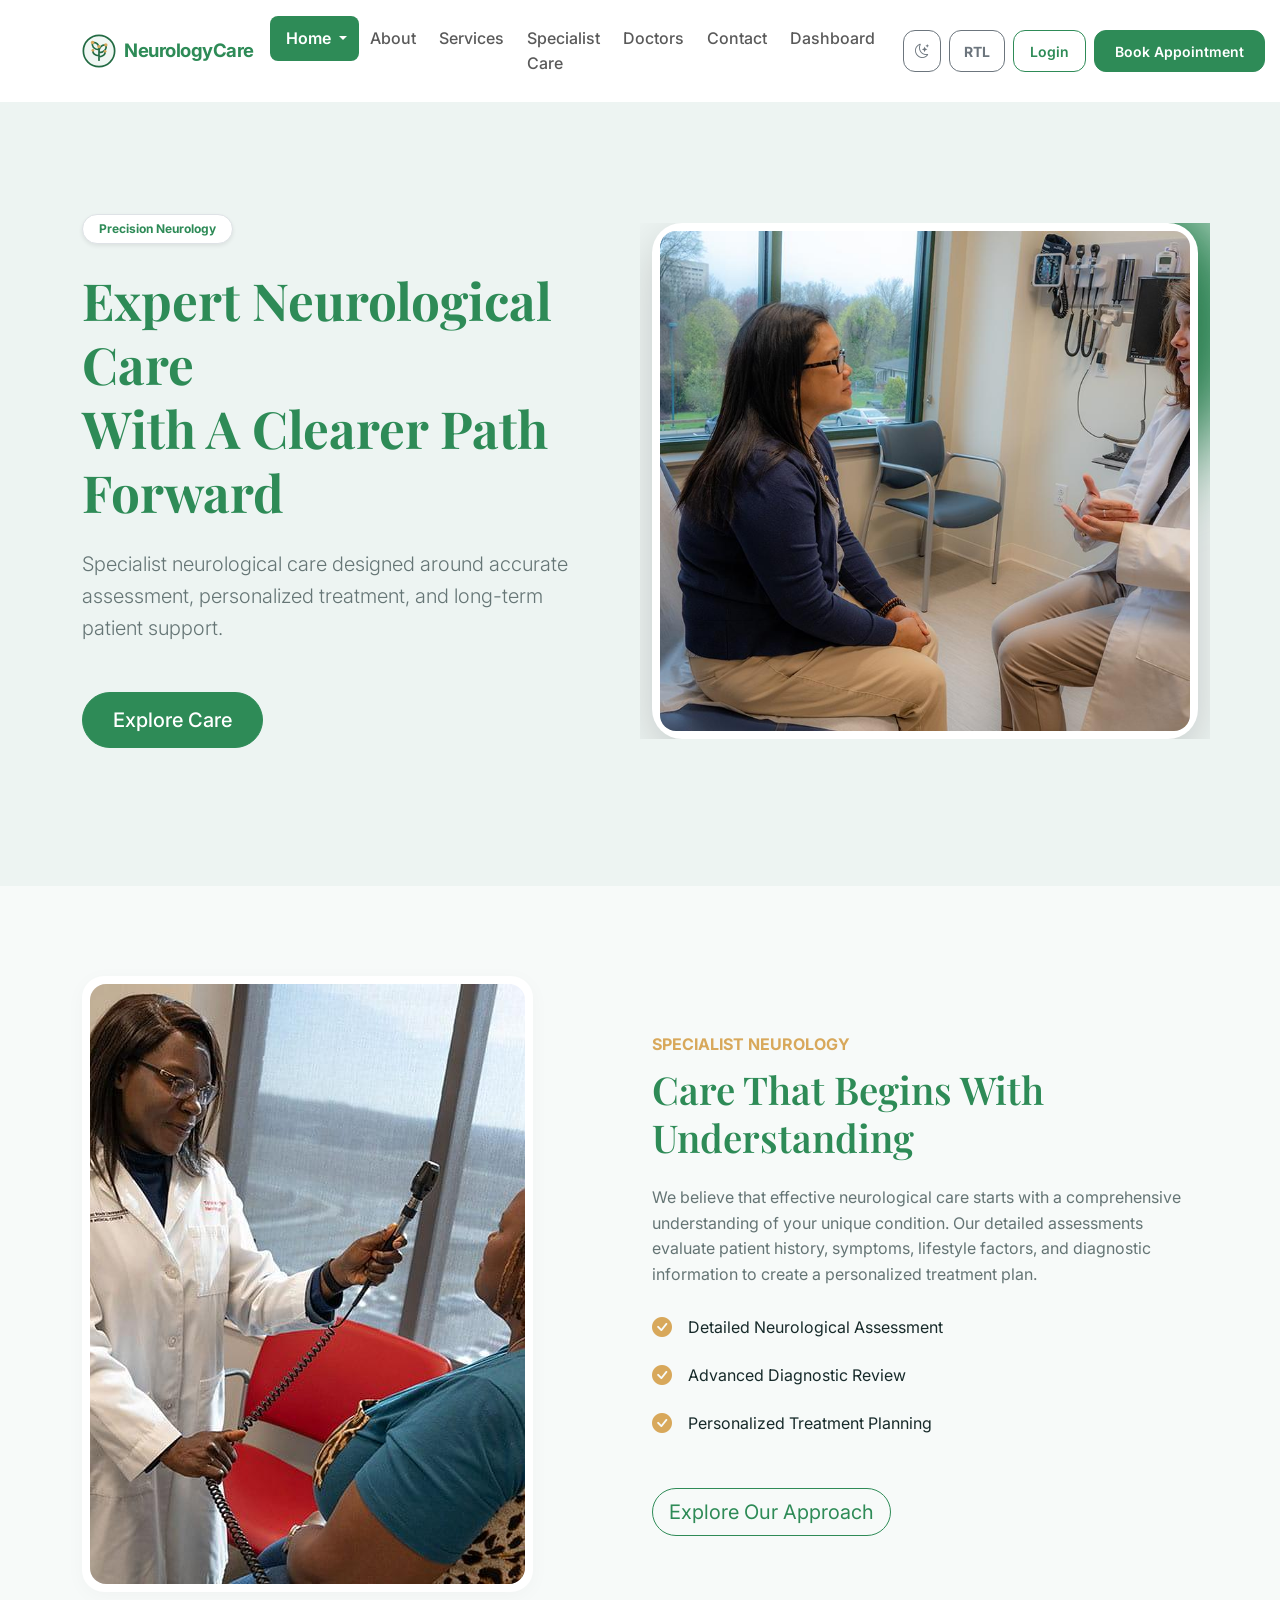
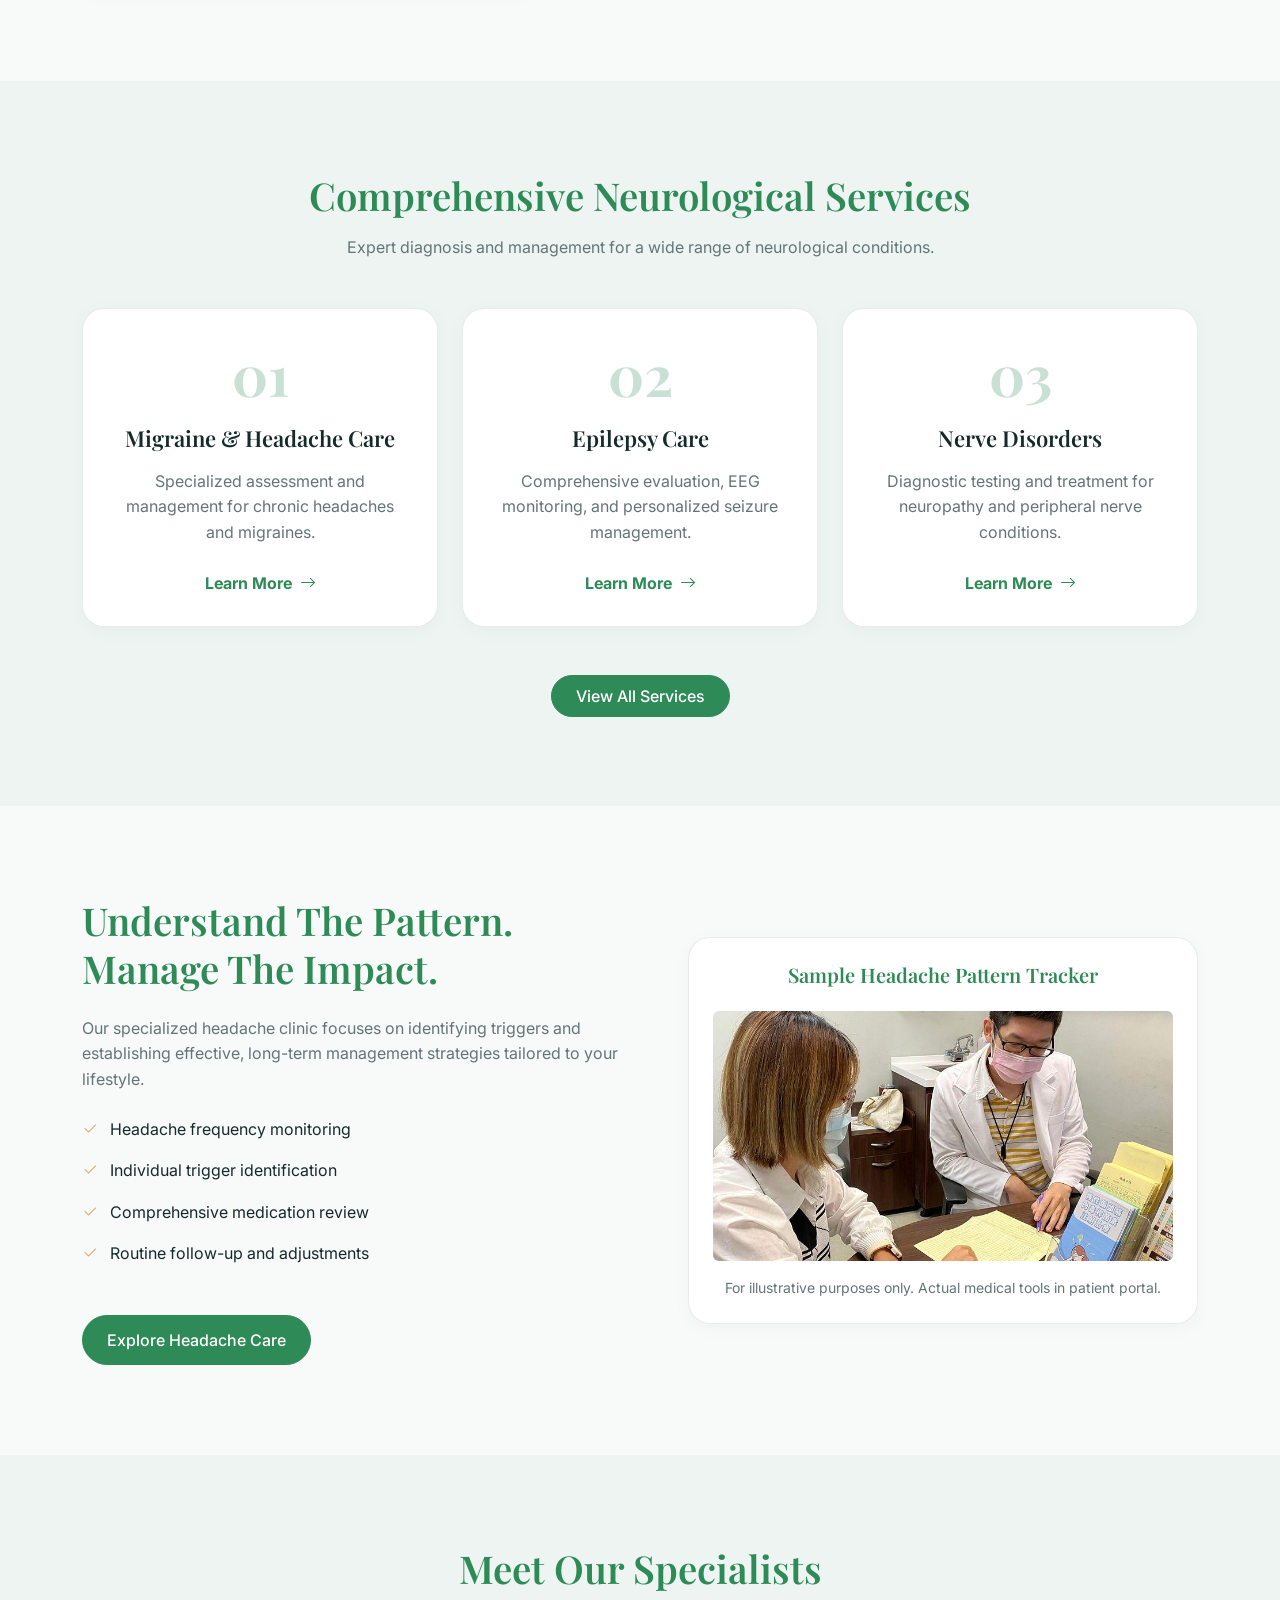
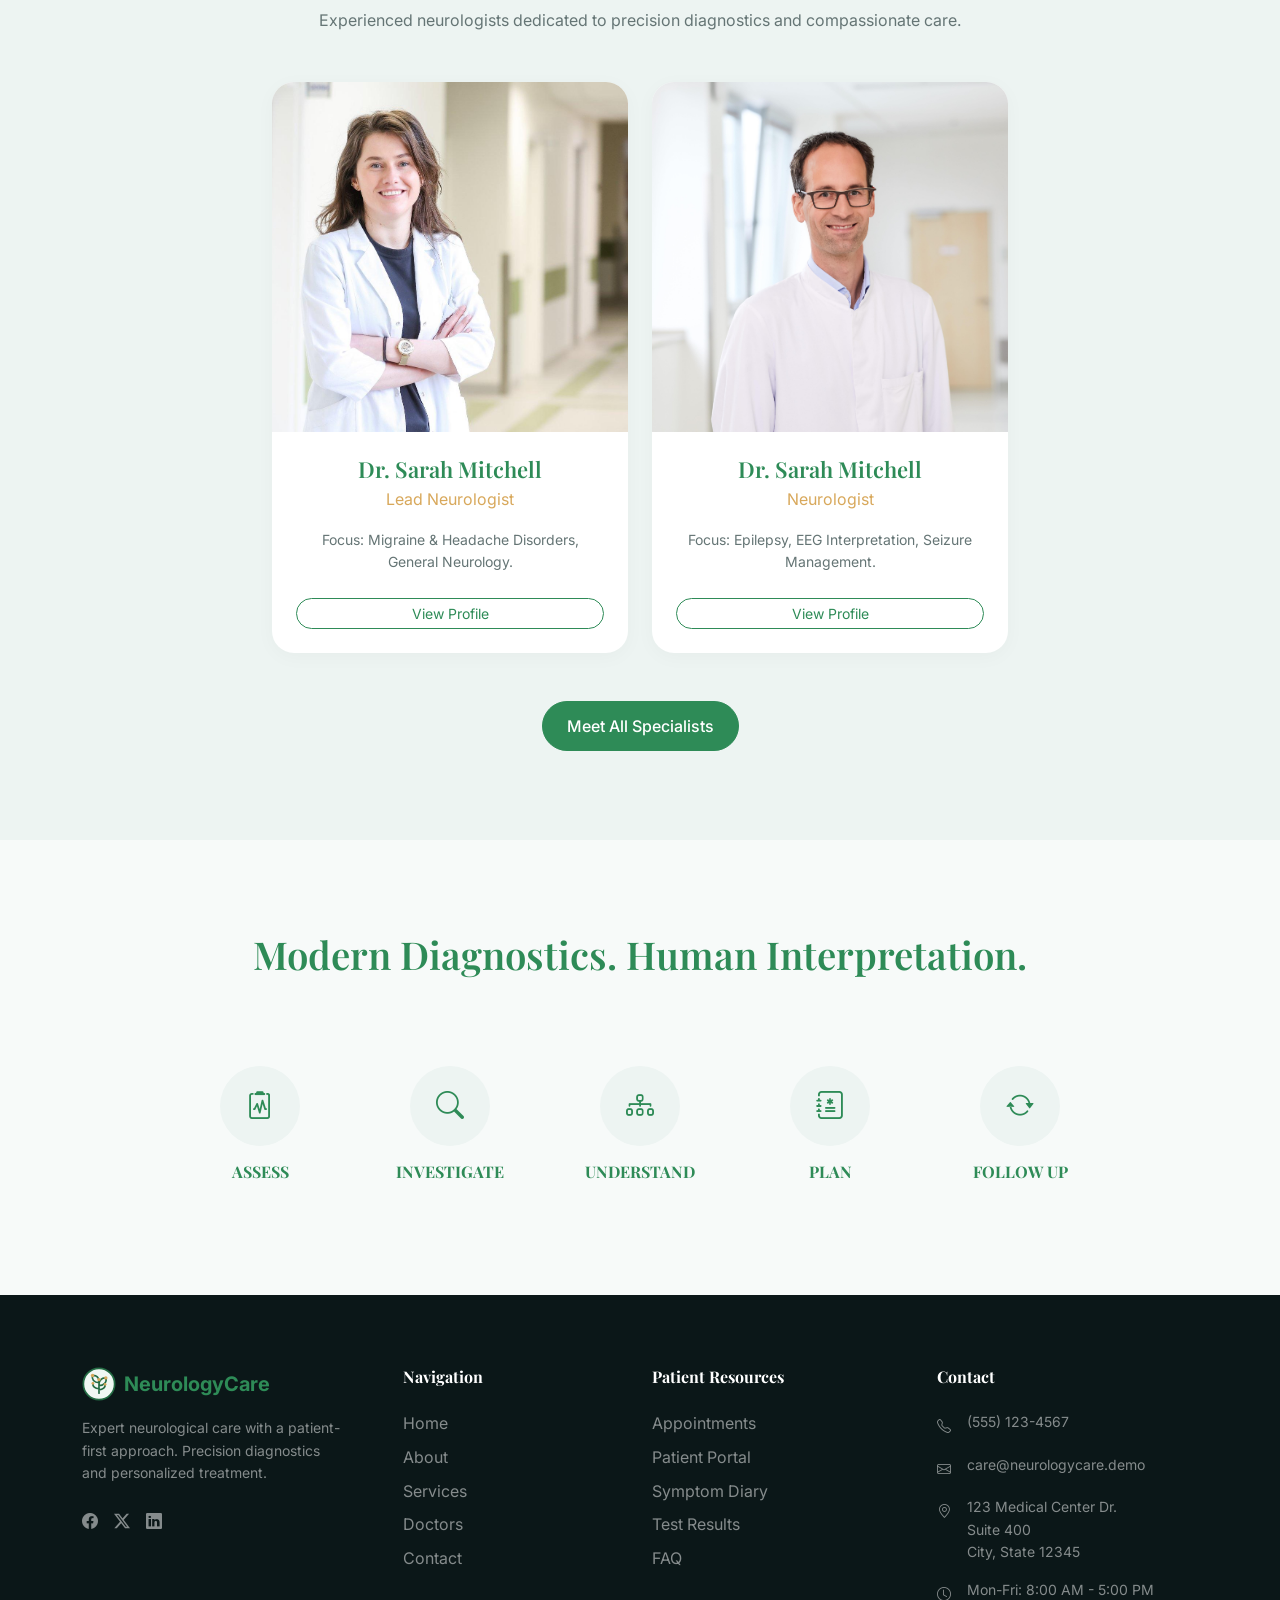
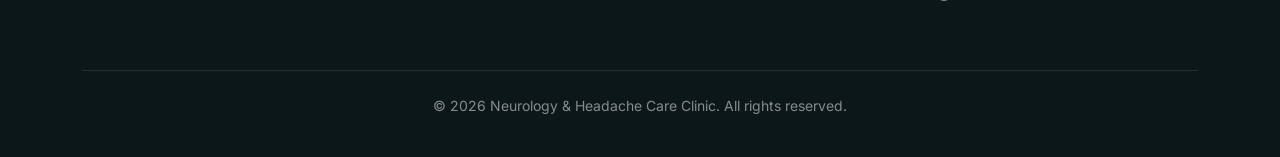
<file: index.html>
<!DOCTYPE html>

<html data-theme="light" dir="ltr" lang="en">

<head>
    <meta charset="utf-8" />
    <meta content="width=device-width, initial-scale=1.0" name="viewport" />
    <title>Neurology &amp; Headache Care Clinic</title>
    <meta
        content="Expert Neurological Care With A Clearer Path Forward. Specialist neurological care designed around accurate assessment, personalized treatment, and long-term patient support."
        name="description" />
    <!-- Favicon -->
    <link href="assets/images/logo.svg" rel="icon" type="image/svg\+xml" />
    <!-- Bootstrap 5 CSS -->
    <link crossorigin="anonymous" href="https://cdn.jsdelivr.net/npm/bootstrap@5.3.2/dist/css/bootstrap.min.css"
        integrity="sha384-T3c6CoIi6uLrA9TneNEoa7RxnatzjcDSCmG1MXxSR1GAsXEV/Dwwykc2MPK8M2HN" rel="stylesheet" />
    <!-- RTL Bootstrap CSS (Disabled by default) -->
    <!-- Custom CSS -->
    <!-- Google Fonts: Inter & Playfair Display -->
    <link rel="preconnect" href="https://fonts.googleapis.com" />
    <link rel="preconnect" href="https://fonts.gstatic.com" crossorigin />
    <link href="https://fonts.googleapis.com/css2?family=Inter:ital,wght@0,300;0,400;0,500;0,600;0,700;0,800;1,400;1,600&family=Playfair+Display:ital,wght@0,400;0,500;0,600;0,700;0,800;1,400;1,600;1,700&display=swap" rel="stylesheet" />
    <link href="assets/css/style.css" rel="stylesheet" />
    <link href="assets/css/dark-mode.css" rel="stylesheet" />
    <link href="assets/css/rtl.css" rel="stylesheet" />
    <!-- Bootstrap Icons -->
    <link href="https://cdn.jsdelivr.net/npm/bootstrap-icons@1.11.1/font/bootstrap-icons.css" rel="stylesheet" />
</head>

<body>
    <!-- Header Navigation -->
    <nav class="navbar navbar-expand-xl fixed-top bg-white py-3">
        <div class="container">
            <a class="navbar-brand text-primary-brand fw-bold" href="index.html">
                <img alt="NeurologyCare logo" class="logo-mark me-2 align-text-top" height="34"
                    src="assets/images/logo.svg" width="34" />NeurologyCare
            </a>
            <button aria-controls="offcanvasNavbar" class="navbar-toggler border-0 shadow-none"
                data-bs-target="#offcanvasNavbar" data-bs-toggle="offcanvas" type="button">
                <span class="navbar-toggler-icon"></span>
            </button>
            <div aria-labelledby="offcanvasNavbarLabel" class="offcanvas offcanvas-end" id="offcanvasNavbar"
                tabindex="-1">
                <div class="offcanvas-header">
                    <h5 class="offcanvas-title text-primary-brand fw-bold" id="offcanvasNavbarLabel"><img
                            alt="NeurologyCare logo" class="logo-mark me-2 align-text-top" height="34"
                            src="assets/images/logo.svg" width="34" />NeurologyCare</h5>
                    <button aria-label="Close" class="btn-close" data-bs-dismiss="offcanvas" type="button"></button>
                </div>
                <div class="offcanvas-body align-items-center">
                    <ul class="navbar-nav justify-content-center flex-grow-1 pe-3">
                        <li class="nav-item dropdown d-none d-xl-block">
                            <a aria-expanded="false" class="nav-link dropdown-toggle active" data-bs-toggle="dropdown"
                                href="#" role="button">
                                Home
                            </a>
                            <ul class="dropdown-menu border-0 shadow-sm">
                                <li><a class="dropdown-item active" href="index.html">Home 1</a></li>
                                <li><a class="dropdown-item" href="home-2.html">Home 2</a></li>
                            </ul>
                        </li>
                        <li class="nav-item d-xl-none">
                            <a class="nav-link active" href="index.html">Home 1</a>
                        </li>
                        <li class="nav-item d-xl-none">
                            <a class="nav-link" href="home-2.html">Home 2</a>
                        </li>
                        <li class="nav-item">
                            <a class="nav-link" href="about.html">About</a>
                        </li>
                        <li class="nav-item">
                            <a class="nav-link" href="services.html">Services</a>
                        </li>
                        <li class="nav-item">
                            <a class="nav-link" href="specialist-care.html">Specialist Care</a>
                        </li>
                        <li class="nav-item">
                            <a class="nav-link" href="doctors.html">Doctors</a>
                        </li>
                        <li class="nav-item">
                            <a class="nav-link" href="contact.html">Contact</a>
                        </li>
                        <li class="nav-item">
                            <a class="nav-link" href="dashboard.html">Dashboard</a>
                        </li>
                    </ul>
                    <div
                        class="d-flex flex-column flex-xl-row align-items-stretch align-items-xl-center gap-2 mt-4 mt-xl-0">
                        <div class="d-flex justify-content-center justify-content-xl-start gap-2 mb-2 mb-xl-0"><button
                                aria-label="Toggle Dark Mode"
                                class="btn btn-outline-secondary btn-sm rounded-circle px-2" id="theme-toggle">
                                <i class="bi bi-moon-stars"></i>
                            </button>
                            <button aria-label="Toggle RTL"
                                class="btn btn-outline-secondary btn-sm px-3 rounded-pill fw-bold" id="rtl-toggle">
                                RTL
                            </button>
                        </div>
                        <a class="btn btn-outline-primary btn-sm px-3 rounded-pill" href="login.html">Login</a>
                        <a class="btn btn-primary btn-sm px-4 py-2 rounded-pill" href="appointments.html">Book
                            Appointment</a>
                    </div>
                </div>
            </div>
        </div>
    </nav>
    <!-- SECTION 1: Hero -->
    <header class="section-padding bg-soft d-flex align-items-center" style="min-height: 90vh; margin-top: 76px;">
        <div class="container">
            <div class="row align-items-center">
                <div class="col-lg-6 mb-5 mb-lg-0 pe-lg-5 text-center text-lg-start">
                    <span
                        class="badge bg-white text-primary-brand rounded-pill px-3 py-2 mb-4 shadow-sm border">Precision
                        Neurology</span>
                    <h1 class="text-primary-brand mb-4 fw-bold">Expert Neurological Care <br />With A Clearer Path
                        Forward
                    </h1>
                    <p class="text-muted-brand mb-5 lead">Specialist neurological care designed around accurate
                        assessment, personalized treatment, and long-term patient support.</p>
                    <div class="d-flex flex-wrap gap-3 justify-content-center justify-content-lg-start">
                        <a class="btn btn-primary btn-lg" href="services.html">Explore Care</a>
                    </div>
                </div>
                <div class="col-lg-6 position-relative">
                    <div class="neuro-card bg-white p-2 border-0 shadow-lg position-relative z-1"
                        style="border-radius: 30px;">
                        <!-- Placeholder Image -->
                        <img alt="Hero Image" class="img-fluid rounded-4 w-100" src="assets/images/home1-hero.jpg"
                            style="height: 500px; object-fit: cover;" />
                    </div>
                    <!-- Decorative Elements -->
                    <div class="position-absolute bg-primary-brand rounded-circle opacity-10 blur"
                        style="width: 300px; height: 300px; top: -50px; right: -50px; filter: blur(40px); z-index: 0;">
                    </div>
                </div>
            </div>
        </div>
    </header>
    <!-- SECTION 2: Specialist Introduction -->
    <section class="section-padding" id="specialist-intro">
        <div class="container">
            <div class="row align-items-center">
                <div class="col-lg-5 position-relative mb-5 mb-lg-0">
                    <div class="neuro-card p-2 border-0">
                        <img alt="Specialist Neurology" class="img-fluid rounded-4 w-100"
                            src="assets/images/specialist.jpg" style="height: 600px; object-fit: cover;" />
                    </div>
                </div>
                <div class="col-lg-6 ms-auto">
                    <p class="text-accent fw-bold tracking-wide text-uppercase mb-2">Specialist Neurology</p>
                    <h2 class="text-primary-brand mb-4">Care That Begins With Understanding</h2>
                    <p class="text-muted-brand mb-4">We believe that effective neurological care starts with a
                        comprehensive understanding of your unique condition. Our detailed assessments evaluate patient
                        history, symptoms, lifestyle factors, and diagnostic information to create a personalized
                        treatment plan.</p>
                    <ul class="list-unstyled mb-5">
                        <li class="mb-3 d-flex align-items-center"><i
                                class="bi bi-check-circle-fill text-accent me-3 fs-5"></i> Detailed Neurological
                            Assessment</li>
                        <li class="mb-3 d-flex align-items-center"><i
                                class="bi bi-check-circle-fill text-accent me-3 fs-5"></i> Advanced Diagnostic Review
                        </li>
                        <li class="mb-3 d-flex align-items-center"><i
                                class="bi bi-check-circle-fill text-accent me-3 fs-5"></i> Personalized Treatment
                            Planning</li>
                    </ul>
                    <a class="btn btn-outline-primary btn-lg rounded-pill" href="about.html">Explore Our Approach</a>
                </div>
            </div>
        </div>
    </section>
    <!-- SECTION 3: Neurological Services -->
    <section class="section-padding bg-soft">
        <div class="container">
            <div class="text-center mb-5">
                <h2 class="text-primary-brand">Comprehensive Neurological Services</h2>
                <p class="text-muted-brand max-w-700 mx-auto mt-3">Expert diagnosis and management for a wide range of
                    neurological conditions.</p>
            </div>
            <div class="row g-4">
                <div class="col-12 col-lg-4">
                    <div class="neuro-card h-100 text-center">
                        <div class="display-4 text-primary-brand opacity-25 mb-3 fw-bold">01</div>
                        <h4 class="mb-3">Migraine &amp; Headache Care</h4>
                        <p class="text-muted-brand mb-4">Specialized assessment and management for chronic headaches and
                            migraines.</p>
                        <a class="btn btn-link text-primary-brand text-decoration-none fw-bold p-0 mt-auto service-link"
                            href="specialist-care.html">Learn More
                            <i class="bi bi-arrow-right ms-1"></i></a>
                    </div>
                </div>
                <div class="col-12 col-lg-4">
                    <div class="neuro-card h-100 text-center">
                        <div class="display-4 text-primary-brand opacity-25 mb-3 fw-bold">02</div>
                        <h4 class="mb-3">Epilepsy Care</h4>
                        <p class="text-muted-brand mb-4">Comprehensive evaluation, EEG monitoring, and personalized
                            seizure management.</p>
                        <a class="btn btn-link text-primary-brand text-decoration-none fw-bold p-0 mt-auto service-link"
                            href="specialist-care.html">Learn More
                            <i class="bi bi-arrow-right ms-1"></i></a>
                    </div>
                </div>
                <div class="col-12 col-lg-4">
                    <div class="neuro-card h-100 text-center">
                        <div class="display-4 text-primary-brand opacity-25 mb-3 fw-bold">03</div>
                        <h4 class="mb-3">Nerve Disorders</h4>
                        <p class="text-muted-brand mb-4">Diagnostic testing and treatment for neuropathy and peripheral
                            nerve conditions.</p>
                        <a class="btn btn-link text-primary-brand text-decoration-none fw-bold p-0 mt-auto service-link"
                            href="specialist-care.html">Learn More
                            <i class="bi bi-arrow-right ms-1"></i></a>
                    </div>
                </div>
            </div>
            <div class="text-center mt-5">
                <a class="btn btn-primary rounded-pill px-4 py-2" href="services.html">View All Services</a>
            </div>
        </div>
    </section>
    <!-- SECTION 4: Headache Care Experience -->
    <section class="section-padding" id="understand-pattern">
        <div class="container">
            <div class="row align-items-center flex-row-reverse">
                <div class="col-lg-6 mb-5 mb-lg-0 ps-lg-5">
                    <div class="neuro-card p-4 text-center">
                        <h5 class="text-primary-brand mb-4">Sample Headache Pattern Tracker</h5>
                        <img alt="Headache Chart" class="img-fluid rounded mb-3 w-100" src="assets/images/chart.jpg"
                            style="height: 250px; object-fit: cover;" />
                        <p class="text-muted-brand small mb-0">For illustrative purposes only. Actual medical tools in
                            patient portal.</p>
                    </div>
                </div>
                <div class="col-lg-6">
                    <h2 class="text-primary-brand mb-4">Understand The Pattern. Manage The Impact.</h2>
                    <p class="text-muted-brand mb-4">Our specialized headache clinic focuses on identifying triggers and
                        establishing effective, long-term management strategies tailored to your lifestyle.</p>
                    <ul class="list-unstyled mb-5">
                        <li class="mb-3"><i class="bi bi-check2 text-accent me-2"></i> Headache frequency monitoring
                        </li>
                        <li class="mb-3"><i class="bi bi-check2 text-accent me-2"></i> Individual trigger identification
                        </li>
                        <li class="mb-3"><i class="bi bi-check2 text-accent me-2"></i> Comprehensive medication review
                        </li>
                        <li class="mb-3"><i class="bi bi-check2 text-accent me-2"></i> Routine follow-up and adjustments
                        </li>
                    </ul>
                    <a class="btn btn-primary rounded-pill px-4" href="specialist-care.html">Explore Headache Care</a>
                </div>
            </div>
        </div>
    </section>
    <!-- SECTION 5: Our Doctors -->
    <section class="section-padding bg-soft">
        <div class="container">
            <div class="text-center mb-5">
                <h2 class="text-primary-brand">Meet Our Specialists</h2>
                <p class="text-muted-brand max-w-700 mx-auto mt-3">Experienced neurologists dedicated to precision
                    diagnostics and compassionate care.</p>
            </div>
            <div class="row justify-content-center">
                <div class="col-md-6 col-lg-4 mt-4 mt-lg-0">
                    <div class="neuro-card p-0 overflow-hidden border-0">
                        <img alt="Dr. Sarah Mitchell" class="img-fluid w-100" src="assets/images/team1.jpg"
                            style="height: 350px; object-fit: cover;" />
                        <div class="p-4 text-center">
                            <h4 class="mb-1 text-primary-brand">Dr. Sarah Mitchell</h4>
                            <p class="text-accent mb-3">Lead Neurologist</p>
                            <p class="text-muted-brand small mb-4">Focus: Migraine &amp; Headache Disorders, General
                                Neurology.</p>
                            <a class="btn btn-outline-primary btn-sm rounded-pill w-100" href="doctors.html">View
                                Profile</a>
                        </div>
                    </div>
                </div>
                <div class="col-md-6 col-lg-4 mt-4 mt-lg-0">
                    <div class="neuro-card p-0 overflow-hidden border-0">
                        <img alt="Dr. Sarah Mitchell" class="img-fluid w-100" src="assets/images/team2.jpg"
                            style="height: 350px; object-fit: cover;" />
                        <div class="p-4 text-center">
                            <h4 class="mb-1 text-primary-brand">Dr. Sarah Mitchell</h4>
                            <p class="text-accent mb-3">Neurologist</p>
                            <p class="text-muted-brand small mb-4">Focus: Epilepsy, EEG Interpretation, Seizure
                                Management.</p>
                            <a class="btn btn-outline-primary btn-sm rounded-pill w-100" href="doctors.html">View
                                Profile</a>
                        </div>
                    </div>
                </div>
            </div>
            <div class="text-center mt-5">
                <a class="btn btn-primary rounded-pill px-4" href="doctors.html">Meet All Specialists</a>
            </div>
        </div>
    </section>
    <!-- SECTION 6: Diagnostics Journey -->
    <section class="section-padding">
        <div class="container text-center">
            <h2 class="text-primary-brand mb-5">Modern Diagnostics. Human Interpretation.</h2>
            <div class="row mt-5 g-4 justify-content-center text-center">
                <div class="col-12 col-md-4 col-lg-2">
                    <div class="p-3">
                        <div class="bg-soft rounded-circle d-flex align-items-center justify-content-center mx-auto mb-3"
                            style="width: 80px; height: 80px;">
                            <i class="bi bi-clipboard2-pulse fs-3 text-primary-brand"></i>
                        </div>
                        <h6 class="fw-bold text-primary-brand">ASSESS</h6>
                    </div>
                </div>
                <div class="col-12 col-md-4 col-lg-2">
                    <div class="p-3">
                        <div class="bg-soft rounded-circle d-flex align-items-center justify-content-center mx-auto mb-3"
                            style="width: 80px; height: 80px;">
                            <i class="bi bi-search fs-3 text-primary-brand"></i>
                        </div>
                        <h6 class="fw-bold text-primary-brand">INVESTIGATE</h6>
                    </div>
                </div>
                <div class="col-12 col-md-4 col-lg-2">
                    <div class="p-3">
                        <div class="bg-soft rounded-circle d-flex align-items-center justify-content-center mx-auto mb-3"
                            style="width: 80px; height: 80px;">
                            <i class="bi bi-diagram-3 fs-3 text-primary-brand"></i>
                        </div>
                        <h6 class="fw-bold text-primary-brand">UNDERSTAND</h6>
                    </div>
                </div>
                <div class="col-12 col-md-4 col-lg-2">
                    <div class="p-3">
                        <div class="bg-soft rounded-circle d-flex align-items-center justify-content-center mx-auto mb-3"
                            style="width: 80px; height: 80px;">
                            <i class="bi bi-journal-medical fs-3 text-primary-brand"></i>
                        </div>
                        <h6 class="fw-bold text-primary-brand">PLAN</h6>
                    </div>
                </div>
                <div class="col-12 col-md-4 col-lg-2">
                    <div class="p-3">
                        <div class="bg-soft rounded-circle d-flex align-items-center justify-content-center mx-auto mb-3"
                            style="width: 80px; height: 80px;">
                            <i class="bi bi-arrow-repeat fs-3 text-primary-brand"></i>
                        </div>
                        <h6 class="fw-bold text-primary-brand">FOLLOW UP</h6>
                    </div>
                </div>
            </div>
        </div>
    </section>
    <!-- Footer -->
    <footer class="bg-dark text-white pt-5 pb-4" style="background-color: #0B1718 !important;">
        <div class="container pt-4">
            <div class="row">
                <!-- Column 1 -->
                <div class="col-lg-3 col-md-6 mb-4 mb-lg-0">
                    <a class="navbar-brand text-primary-brand fw-bold d-inline-flex align-items-center mb-3 fs-5"
                        href="index.html">
                        <img alt="NeurologyCare logo" class="logo-mark me-2 align-text-top" height="34"
                            src="assets/images/logo.svg" width="34" />NeurologyCare
                    </a>
                    <p class="text-white-50 small mb-4">Expert neurological care with a patient-first approach.
                        Precision diagnostics and personalized treatment.</p>
                    <div class="d-flex gap-3 social-icons">
                        <a class="text-white-50 text-decoration-none hover-white" href="#"><i
                                class="bi bi-facebook"></i></a>
                        <a class="text-white-50 text-decoration-none hover-white" href="#"><i
                                class="bi bi-twitter-x"></i></a>
                        <a class="text-white-50 text-decoration-none hover-white" href="#"><i
                                class="bi bi-linkedin"></i></a>
                    </div>
                </div>
                <!-- Column 2 -->
                <div class="col-lg-3 col-md-6 mb-4 mb-lg-0 ps-lg-5">
                    <h5 class="text-white mb-4 fs-6 fw-bold">Navigation</h5>
                    <ul class="list-unstyled">
                        <li class="mb-2"><a class="text-white-50 text-decoration-none" href="index.html">Home</a></li>
                        <li class="mb-2"><a class="text-white-50 text-decoration-none" href="about.html">About</a></li>
                        <li class="mb-2"><a class="text-white-50 text-decoration-none" href="services.html">Services</a>
                        </li>
                        <li class="mb-2"><a class="text-white-50 text-decoration-none" href="doctors.html">Doctors</a>
                        </li>
                        <li class="mb-2"><a class="text-white-50 text-decoration-none" href="contact.html">Contact</a>
                        </li>
                    </ul>
                </div>
                <!-- Column 3 -->
                <div class="col-lg-3 col-md-6 mb-4 mb-lg-0">
                    <h5 class="text-white mb-4 fs-6 fw-bold">Patient Resources</h5>
                    <ul class="list-unstyled">
                        <li class="mb-2"><a class="text-white-50 text-decoration-none"
                                href="appointments.html">Appointments</a></li>
                        <li class="mb-2"><a class="text-white-50 text-decoration-none" href="login.html">Patient
                                Portal</a></li>
                        <li class="mb-2"><a class="text-white-50 text-decoration-none" href="dashboard.html">Symptom
                                Diary</a></li>
                        <li class="mb-2"><a class="text-white-50 text-decoration-none" href="dashboard.html">Test
                                Results</a></li>
                        <li class="mb-2"><a class="text-white-50 text-decoration-none"
                                href="services.html#serviceFaq">FAQ</a></li>
                    </ul>
                </div>
                <!-- Column 4 -->
                <div class="col-lg-3 col-md-6">
                    <h5 class="text-white mb-4 fs-6 fw-bold">Contact</h5>
                    <ul class="list-unstyled text-white-50 small">
                        <li class="mb-3 d-flex"><i class="bi bi-telephone me-3 mt-1"></i> (555) 123-4567</li>
                        <li class="mb-3 d-flex"><i class="bi bi-envelope me-3 mt-1"></i> care@neurologycare.demo</li>
                        <li class="mb-3 d-flex"><i class="bi bi-geo-alt me-3 mt-1"></i> 123 Medical Center
                            Dr.<br />Suite
                            400<br />City, State 12345</li>
                        <li class="d-flex"><i class="bi bi-clock me-3 mt-1"></i> Mon-Fri: 8:00 AM - 5:00 PM</li>
                    </ul>
                </div>
            </div>
            <hr class="border-secondary mt-5 mb-4" />
            <div class="row align-items-center pb-3">
                <div class="col-md-12 text-center mb-3 mb-md-0">
                    <p class="text-white-50 small mb-0">© 2026 Neurology &amp; Headache Care Clinic. All rights
                        reserved.</p>
                </div>
            </div>
        </div>
    </footer>
    <!-- Scroll Top Button -->
    <button aria-label="Scroll to top" class="btn btn-primary rounded-circle shadow" id="scrollTopBtn">
        <i class="bi bi-arrow-up"></i>
    </button>
    <!-- Bootstrap JS Bundle -->
    <script crossorigin="anonymous" integrity="sha384-C6RzsynM9kWDrMNeT87bh95OGNyZPhcTNXj1NW7RuBCsyN/o0jlpcV8Qyq46cDfL"
        src="https://cdn.jsdelivr.net/npm/bootstrap@5.3.2/dist/js/bootstrap.bundle.min.js"></script>
    <!-- Custom JS -->
    <script src="assets/js/main.js"></script>
</body>

</html>
</file>
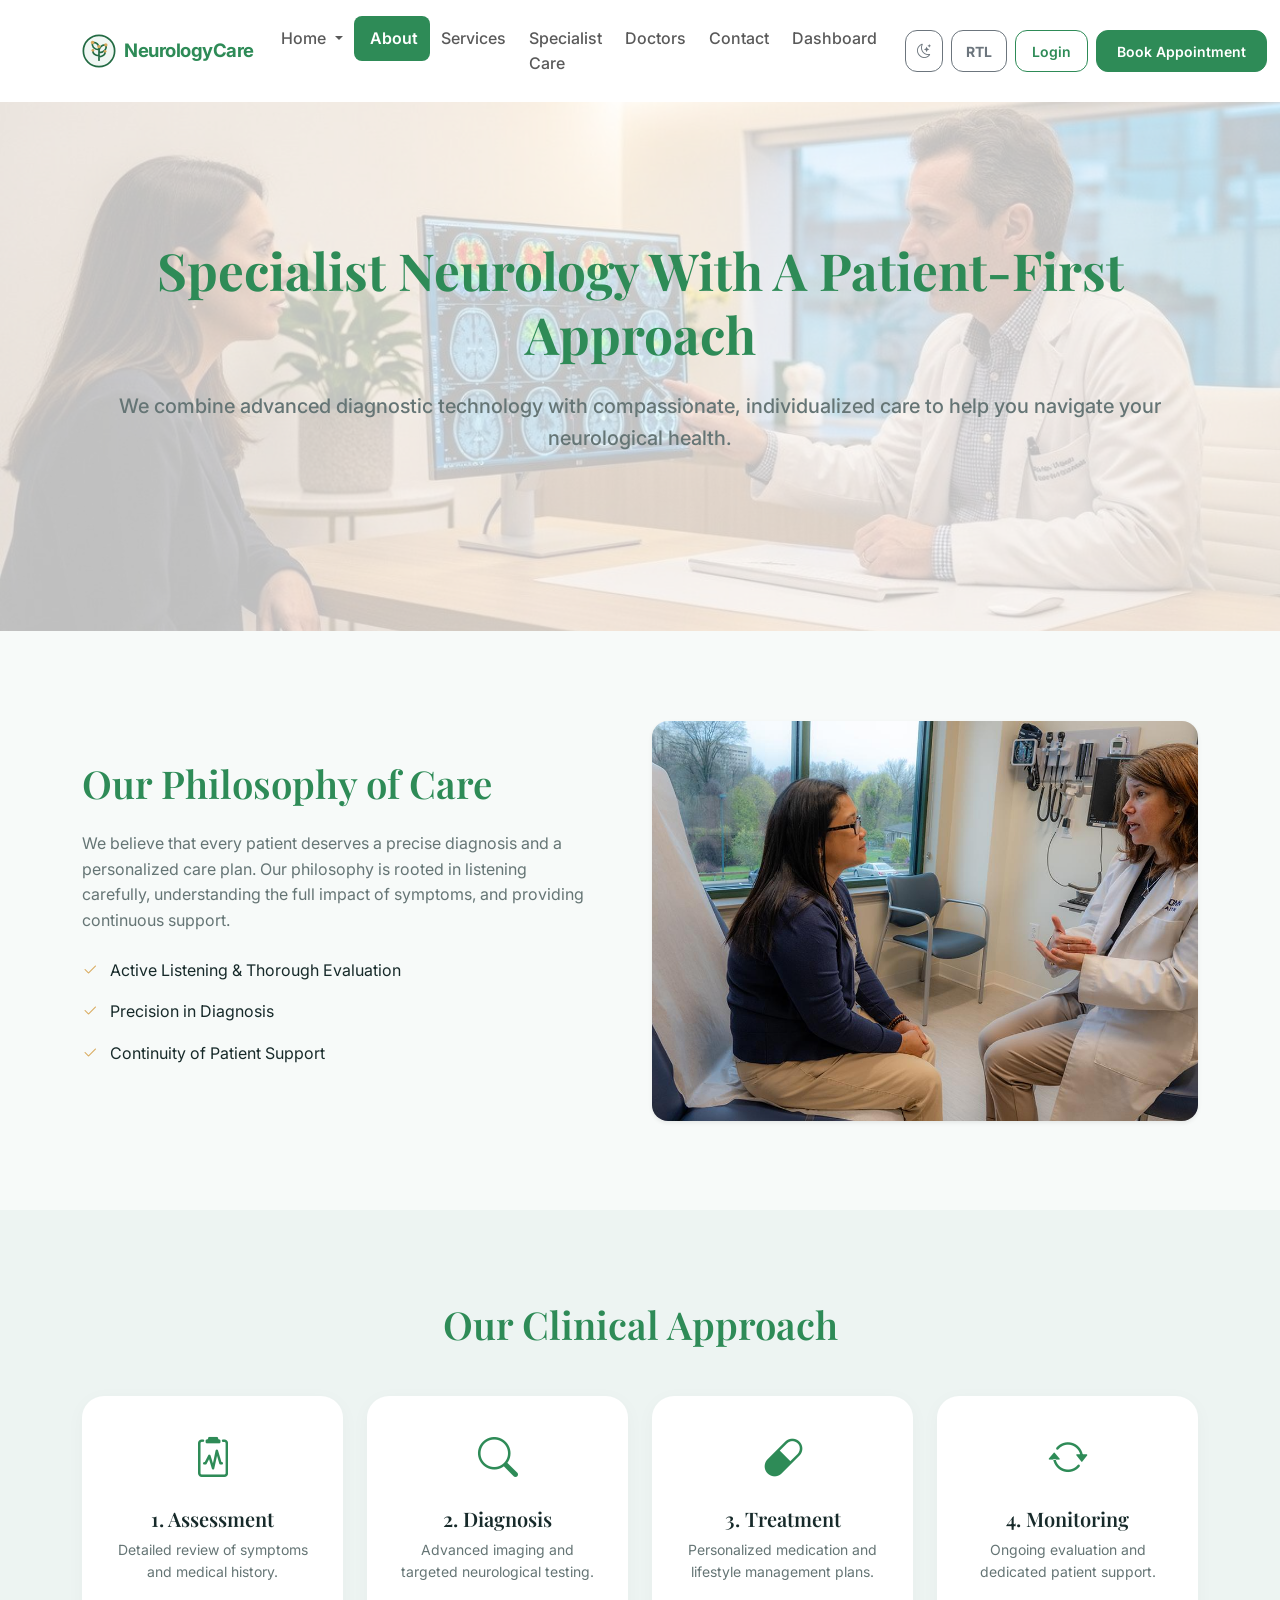
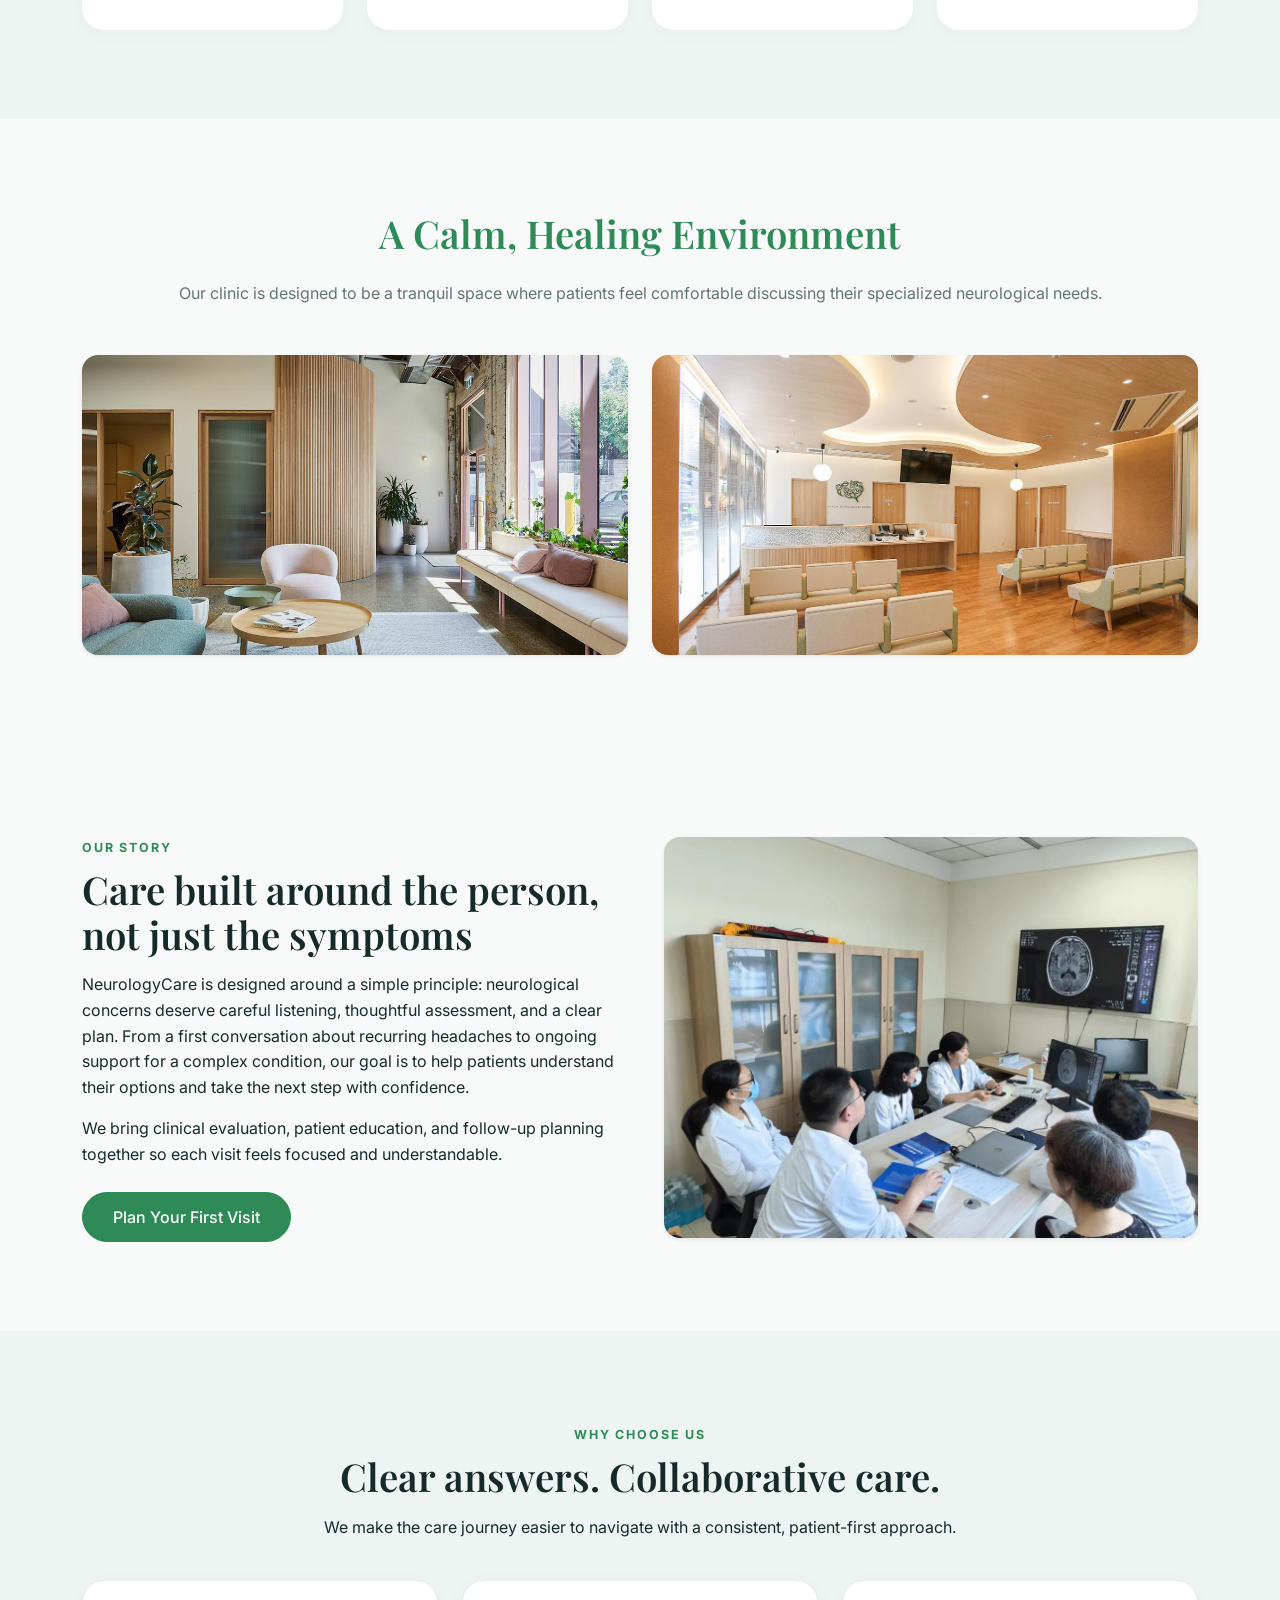
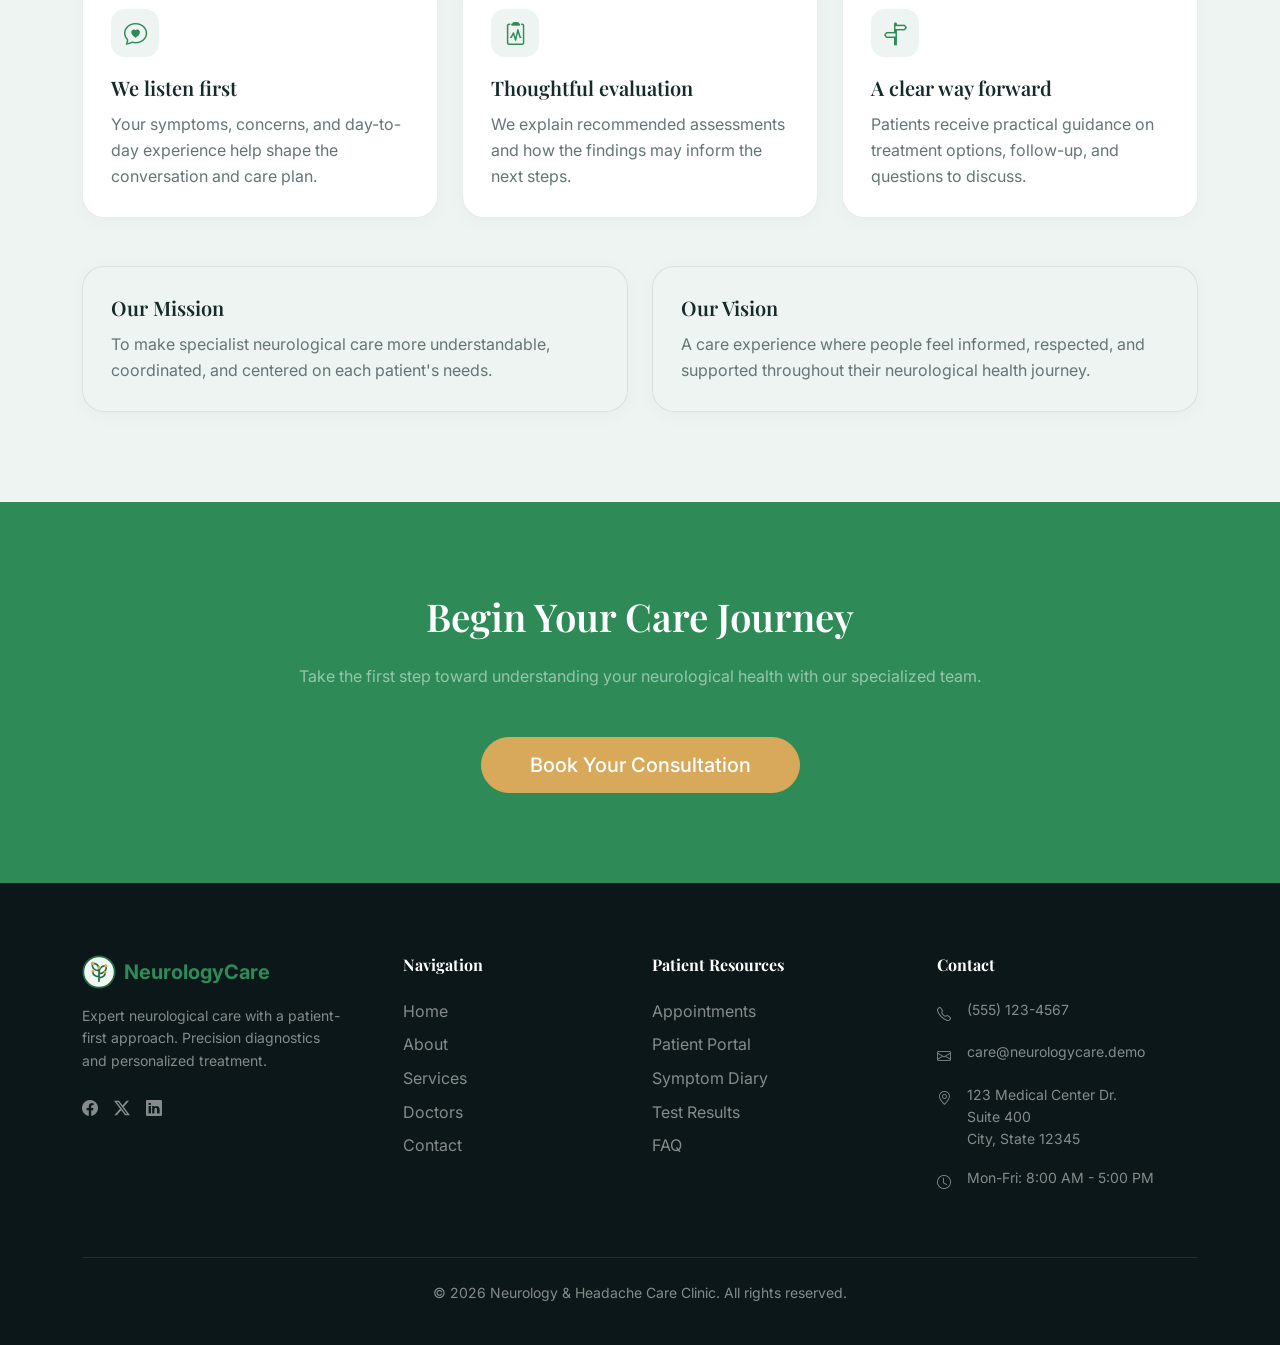
<file: about.html>
<!DOCTYPE html>

<html data-theme="light" dir="ltr" lang="en">
<head>
<meta charset="utf-8"/>
<meta content="width=device-width, initial-scale=1.0" name="viewport"/>
<meta content="Premium Neurology &amp; Headache Care Clinic offering specialized treatments for complex neurological conditions." name="description"/>
<title>About Us - Neurology &amp; Headache Care Clinic</title>
<!-- Favicon -->
<link href="assets/images/logo.svg" rel="icon" type="image/svg\+xml"/>
<!-- Bootstrap 5 CSS -->
<link crossorigin="anonymous" href="https://cdn.jsdelivr.net/npm/bootstrap@5.3.2/dist/css/bootstrap.min.css" rel="stylesheet"/>
<!-- RTL Bootstrap CSS (Disabled by default) -->
<!-- Custom CSS -->
<link rel="preconnect" href="https://fonts.googleapis.com"/>
<link rel="preconnect" href="https://fonts.gstatic.com" crossorigin/>
<link href="https://fonts.googleapis.com/css2?family=Inter:ital,wght@0,300;0,400;0,500;0,600;0,700;0,800;1,400;1,600&family=Playfair+Display:ital,wght@0,400;0,500;0,600;0,700;0,800;1,400;1,600;1,700&display=swap" rel="stylesheet"/>
<link href="assets/css/style.css" rel="stylesheet"/>
<link href="assets/css/dark-mode.css" rel="stylesheet"/>
<link href="assets/css/rtl.css" rel="stylesheet"/>
<!-- Bootstrap Icons -->
<link href="https://cdn.jsdelivr.net/npm/bootstrap-icons@1.11.1/font/bootstrap-icons.css" rel="stylesheet"/>
</head>
<body>
<!-- Header Navigation -->
<nav class="navbar navbar-expand-xl fixed-top bg-white py-3">
<div class="container">
<a class="navbar-brand text-primary-brand fw-bold" href="index.html">
<img alt="NeurologyCare logo" class="logo-mark me-2 align-text-top" height="34" src="assets/images/logo.svg" width="34"/>NeurologyCare
            </a>
<button aria-controls="offcanvasNavbar" class="navbar-toggler border-0 shadow-none" data-bs-target="#offcanvasNavbar" data-bs-toggle="offcanvas" type="button">
<span class="navbar-toggler-icon"></span>
</button>
<div aria-labelledby="offcanvasNavbarLabel" class="offcanvas offcanvas-end" id="offcanvasNavbar" tabindex="-1">
<div class="offcanvas-header">
<h5 class="offcanvas-title text-primary-brand fw-bold" id="offcanvasNavbarLabel"><img alt="NeurologyCare logo" class="logo-mark me-2 align-text-top" height="34" src="assets/images/logo.svg" width="34"/>NeurologyCare</h5>
<button aria-label="Close" class="btn-close" data-bs-dismiss="offcanvas" type="button"></button>
</div>
<div class="offcanvas-body align-items-center">
<ul class="navbar-nav justify-content-center flex-grow-1 pe-3">
<li class="nav-item dropdown d-none d-xl-block">
<a aria-expanded="false" class="nav-link dropdown-toggle" data-bs-toggle="dropdown" href="#" role="button">
                                Home
                            </a>
<ul class="dropdown-menu border-0 shadow-sm">
<li><a class="dropdown-item" href="index.html">Home 1</a></li>
<li><a class="dropdown-item" href="home-2.html">Home 2</a></li>
</ul>
</li>
<li class="nav-item d-xl-none">
<a class="nav-link" href="index.html">Home 1</a>
</li>
<li class="nav-item d-xl-none">
<a class="nav-link" href="home-2.html">Home 2</a>
</li>
<li class="nav-item">
<a class="nav-link active" href="about.html">About</a>
</li>
<li class="nav-item">
<a class="nav-link" href="services.html">Services</a>
</li>
<li class="nav-item">
<a class="nav-link" href="specialist-care.html">Specialist Care</a>
</li>
<li class="nav-item">
<a class="nav-link" href="doctors.html">Doctors</a>
</li>
<li class="nav-item">
<a class="nav-link" href="contact.html">Contact</a>
</li>
<li class="nav-item">
<a class="nav-link" href="dashboard.html">Dashboard</a>
</li>
</ul>
<div class="d-flex flex-column flex-xl-row align-items-stretch align-items-xl-center gap-2 mt-4 mt-xl-0">
<div class="d-flex justify-content-center justify-content-xl-start gap-2 mb-2 mb-xl-0"><button aria-label="Toggle Dark Mode" class="btn btn-outline-secondary btn-sm rounded-circle px-2" id="theme-toggle">
<i class="bi bi-moon-stars"></i>
</button>
<button aria-label="Toggle RTL" class="btn btn-outline-secondary btn-sm px-3 rounded-pill fw-bold" id="rtl-toggle">
                            RTL
                        </button></div>
<a class="btn btn-outline-primary btn-sm px-3 rounded-pill" href="login.html">Login</a>
<a class="btn btn-primary btn-sm px-4 py-2 rounded-pill" href="appointments.html">Book
                            Appointment</a>
</div>
</div>
</div>
</div>
</nav>
<!-- SECTION 1: About Hero -->
<header class="section-padding bg-soft d-flex align-items-center position-relative" style="margin-top: 76px; min-height: 400px; background: url('assets/images/about-hero.jpg') center/cover no-repeat;">
<div class="position-absolute top-0 start-0 w-100 h-100 bg-white opacity-75"></div>
<div class="container text-center py-5 my-md-4 position-relative z-1">
<h1 class="text-primary-brand mb-4 fw-bold">Specialist Neurology With A Patient-First Approach</h1>
<p class="text-muted-brand lead max-w-700 mx-auto fw-medium">We combine advanced diagnostic technology with
                compassionate, individualized care to help you navigate your neurological health.</p>
</div>
</header>
<!-- SECTION 2: Clinic Philosophy -->
<section class="section-padding">
<div class="container">
<div class="row align-items-center">
<div class="col-lg-6 mb-5 mb-lg-0 pe-lg-5">
<h2 class="text-primary-brand mb-4">Our Philosophy of Care</h2>
<p class="text-muted-brand mb-4">We believe that every patient deserves a precise diagnosis and a
                        personalized care plan. Our philosophy is rooted in listening carefully, understanding the full
                        impact of symptoms, and providing continuous support.</p>
<ul class="list-unstyled">
<li class="mb-3"><i class="bi bi-check2 text-accent me-2"></i> Active Listening &amp; Thorough
                            Evaluation</li>
<li class="mb-3"><i class="bi bi-check2 text-accent me-2"></i> Precision in Diagnosis</li>
<li class="mb-3"><i class="bi bi-check2 text-accent me-2"></i> Continuity of Patient Support
                        </li>
</ul>
</div>
<div class="col-lg-6">
<img alt="Our Philosophy" class="img-fluid rounded-4 shadow-sm w-100" src="assets/images/philosophy.jpg" style="object-fit: cover; height: 400px;"/>
</div>
</div>
</div>
</section>
<!-- SECTION 3: Clinical Approach -->
<section class="section-padding bg-soft">
<div class="container text-center">
<h2 class="text-primary-brand mb-5">Our Clinical Approach</h2>
<div class="row g-4">
<div class="col-12 col-md-6 col-lg-3">
<div class="neuro-card h-100 border-0">
<i class="bi bi-clipboard2-pulse fs-1 text-primary-brand mb-3"></i>
<h5>1. Assessment</h5>
<p class="text-muted-brand small">Detailed review of symptoms and medical history.</p>
</div>
</div>
<div class="col-12 col-md-6 col-lg-3">
<div class="neuro-card h-100 border-0">
<i class="bi bi-search fs-1 text-primary-brand mb-3"></i>
<h5>2. Diagnosis</h5>
<p class="text-muted-brand small">Advanced imaging and targeted neurological testing.</p>
</div>
</div>
<div class="col-12 col-md-6 col-lg-3">
<div class="neuro-card h-100 border-0">
<i class="bi bi-capsule fs-1 text-primary-brand mb-3"></i>
<h5>3. Treatment</h5>
<p class="text-muted-brand small">Personalized medication and lifestyle management plans.</p>
</div>
</div>
<div class="col-12 col-md-6 col-lg-3">
<div class="neuro-card h-100 border-0">
<i class="bi bi-arrow-repeat fs-1 text-primary-brand mb-3"></i>
<h5>4. Monitoring</h5>
<p class="text-muted-brand small">Ongoing evaluation and dedicated patient support.</p>
</div>
</div>
</div>
</div>
</section>
<!-- SECTION 4: Clinic Environment -->
<section class="section-padding">
<div class="container text-center">
<h2 class="text-primary-brand mb-4">A Calm, Healing Environment</h2>
<p class="text-muted-brand max-w-700 mx-auto mb-5">Our clinic is designed to be a tranquil space where
                patients feel comfortable discussing their specialized neurological needs.</p>
<div class="row g-4">
<div class="col-md-6">
<img alt="Clinic Environment 1" class="img-fluid rounded-4 shadow-sm w-100" src="assets/images/environment1.jpg" style="object-fit: cover; height: 300px;"/>
</div>
<div class="col-md-6">
<img alt="Clinic Environment 2" class="img-fluid rounded-4 shadow-sm w-100" src="assets/images/environment2.jpg" style="object-fit: cover; height: 300px;"/>
</div>
</div>
</div>
</section>
<!-- SECTION 5: CTA -->
<!-- Added: clinic story and values -->
<section class="section-padding neuro-story-section">
<div class="container"><div class="row align-items-center g-5">
<div class="col-lg-6"><span class="eyebrow">OUR STORY</span><h2 class="section-title mt-2">Care built around the person, not just the symptoms</h2>
<p>NeurologyCare is designed around a simple principle: neurological concerns deserve careful listening, thoughtful assessment, and a clear plan. From a first conversation about recurring headaches to ongoing support for a complex condition, our goal is to help patients understand their options and take the next step with confidence.</p>
<p>We bring clinical evaluation, patient education, and follow-up planning together so each visit feels focused and understandable.</p><a class="btn btn-primary mt-2" href="appointments.html">Plan Your First Visit</a></div>
<div class="col-lg-6"><img alt="Neurology clinical consultation and care" class="img-fluid rounded-4 shadow-sm section-feature-image" src="assets/images/clinical.jpg"/></div>
</div></div>
</section>
<section class="section-padding bg-soft neuro-values-section">
<div class="container"><div class="text-center mx-auto section-intro"><span class="eyebrow">WHY CHOOSE US</span><h2 class="section-title mt-2">Clear answers. Collaborative care.</h2><p>We make the care journey easier to navigate with a consistent, patient-first approach.</p></div>
<div class="row g-4 mt-2">
<div class="col-md-4"><article class="neuro-value-card h-100"><i class="bi bi-chat-heart"></i><h3>We listen first</h3><p>Your symptoms, concerns, and day-to-day experience help shape the conversation and care plan.</p></article></div>
<div class="col-md-4"><article class="neuro-value-card h-100"><i class="bi bi-clipboard2-pulse"></i><h3>Thoughtful evaluation</h3><p>We explain recommended assessments and how the findings may inform the next steps.</p></article></div>
<div class="col-md-4"><article class="neuro-value-card h-100"><i class="bi bi-signpost-split"></i><h3>A clear way forward</h3><p>Patients receive practical guidance on treatment options, follow-up, and questions to discuss.</p></article></div>
</div>
<div class="row g-4 mt-4"><div class="col-md-6"><div class="mission-card h-100"><h3>Our Mission</h3><p>To make specialist neurological care more understandable, coordinated, and centered on each patient's needs.</p></div></div><div class="col-md-6"><div class="mission-card h-100"><h3>Our Vision</h3><p>A care experience where people feel informed, respected, and supported throughout their neurological health journey.</p></div></div></div>
</div>
</section>
<section class="section-padding bg-primary-brand text-white text-center">
<div class="container">
<h2 class="text-white mb-4">Begin Your Care Journey</h2>
<p class="mb-5 text-white-50 max-w-700 mx-auto">Take the first step toward understanding your neurological
                health with our specialized team.</p>
<a class="btn btn-accent btn-lg px-5" href="appointments.html">Book Your Consultation</a>
</div>
</section>
<!-- Footer -->
<footer class="bg-dark text-white pt-5 pb-4" style="background-color: #0B1718 !important;">
<div class="container pt-4">
<div class="row">
<!-- Column 1 -->
<div class="col-lg-3 col-md-6 mb-4 mb-lg-0">
<a class="navbar-brand text-primary-brand fw-bold d-inline-flex align-items-center mb-3 fs-5" href="index.html">
<img alt="NeurologyCare logo" class="logo-mark me-2 align-text-top" height="34" src="assets/images/logo.svg" width="34"/>NeurologyCare
                    </a>
<p class="text-white-50 small mb-4">Expert neurological care with a patient-first approach.
                        Precision diagnostics and personalized treatment.</p>
<div class="d-flex gap-3 social-icons">
<a class="text-white-50 text-decoration-none hover-white" href="#"><i class="bi bi-facebook"></i></a>
<a class="text-white-50 text-decoration-none hover-white" href="#"><i class="bi bi-twitter-x"></i></a>
<a class="text-white-50 text-decoration-none hover-white" href="#"><i class="bi bi-linkedin"></i></a>
</div>
</div>
<!-- Column 2 -->
<div class="col-lg-3 col-md-6 mb-4 mb-lg-0 ps-lg-5">
<h5 class="text-white mb-4 fs-6 fw-bold">Navigation</h5>
<ul class="list-unstyled">
<li class="mb-2"><a class="text-white-50 text-decoration-none" href="index.html">Home</a></li>
<li class="mb-2"><a class="text-white-50 text-decoration-none" href="about.html">About</a></li>
<li class="mb-2"><a class="text-white-50 text-decoration-none" href="services.html">Services</a>
</li>
<li class="mb-2"><a class="text-white-50 text-decoration-none" href="doctors.html">Doctors</a>
</li>
<li class="mb-2"><a class="text-white-50 text-decoration-none" href="contact.html">Contact</a>
</li>
</ul>
</div>
<!-- Column 3 -->
<div class="col-lg-3 col-md-6 mb-4 mb-lg-0">
<h5 class="text-white mb-4 fs-6 fw-bold">Patient Resources</h5>
<ul class="list-unstyled">
<li class="mb-2"><a class="text-white-50 text-decoration-none" href="appointments.html">Appointments</a></li>
<li class="mb-2"><a class="text-white-50 text-decoration-none" href="login.html">Patient
                                Portal</a></li>
<li class="mb-2"><a class="text-white-50 text-decoration-none" href="dashboard.html">Symptom Diary</a></li>
<li class="mb-2"><a class="text-white-50 text-decoration-none" href="dashboard.html">Test Results</a></li>
<li class="mb-2"><a class="text-white-50 text-decoration-none" href="services.html#serviceFaq">FAQ</a></li>
</ul>
</div>
<!-- Column 4 -->
<div class="col-lg-3 col-md-6">
<h5 class="text-white mb-4 fs-6 fw-bold">Contact</h5>
<ul class="list-unstyled text-white-50 small">
<li class="mb-3 d-flex"><i class="bi bi-telephone me-3 mt-1"></i> (555) 123-4567</li>
<li class="mb-3 d-flex"><i class="bi bi-envelope me-3 mt-1"></i> care@neurologycare.demo</li>
<li class="mb-3 d-flex"><i class="bi bi-geo-alt me-3 mt-1"></i> 123 Medical Center Dr.<br/>Suite
                            400<br/>City, State 12345</li>
<li class="d-flex"><i class="bi bi-clock me-3 mt-1"></i> Mon-Fri: 8:00 AM - 5:00 PM</li>
</ul>
</div>
</div>
<hr class="border-secondary mt-5 mb-4"/>
<div class="row align-items-center pb-3">
<div class="col-md-12 text-center mb-3 mb-md-0">
<p class="text-white-50 small mb-0">© 2026 Neurology &amp; Headache Care Clinic. All rights
                        reserved.</p>
</div>
</div>
</div>
</footer>
<!-- Scroll Top Button -->
<button aria-label="Scroll to top" class="btn btn-primary rounded-circle shadow" id="scrollTopBtn">
<i class="bi bi-arrow-up"></i>
</button>
<script crossorigin="anonymous" src="https://cdn.jsdelivr.net/npm/bootstrap@5.3.2/dist/js/bootstrap.bundle.min.js"></script>
<script src="assets/js/main.js"></script>
</body>
</html>
</file>
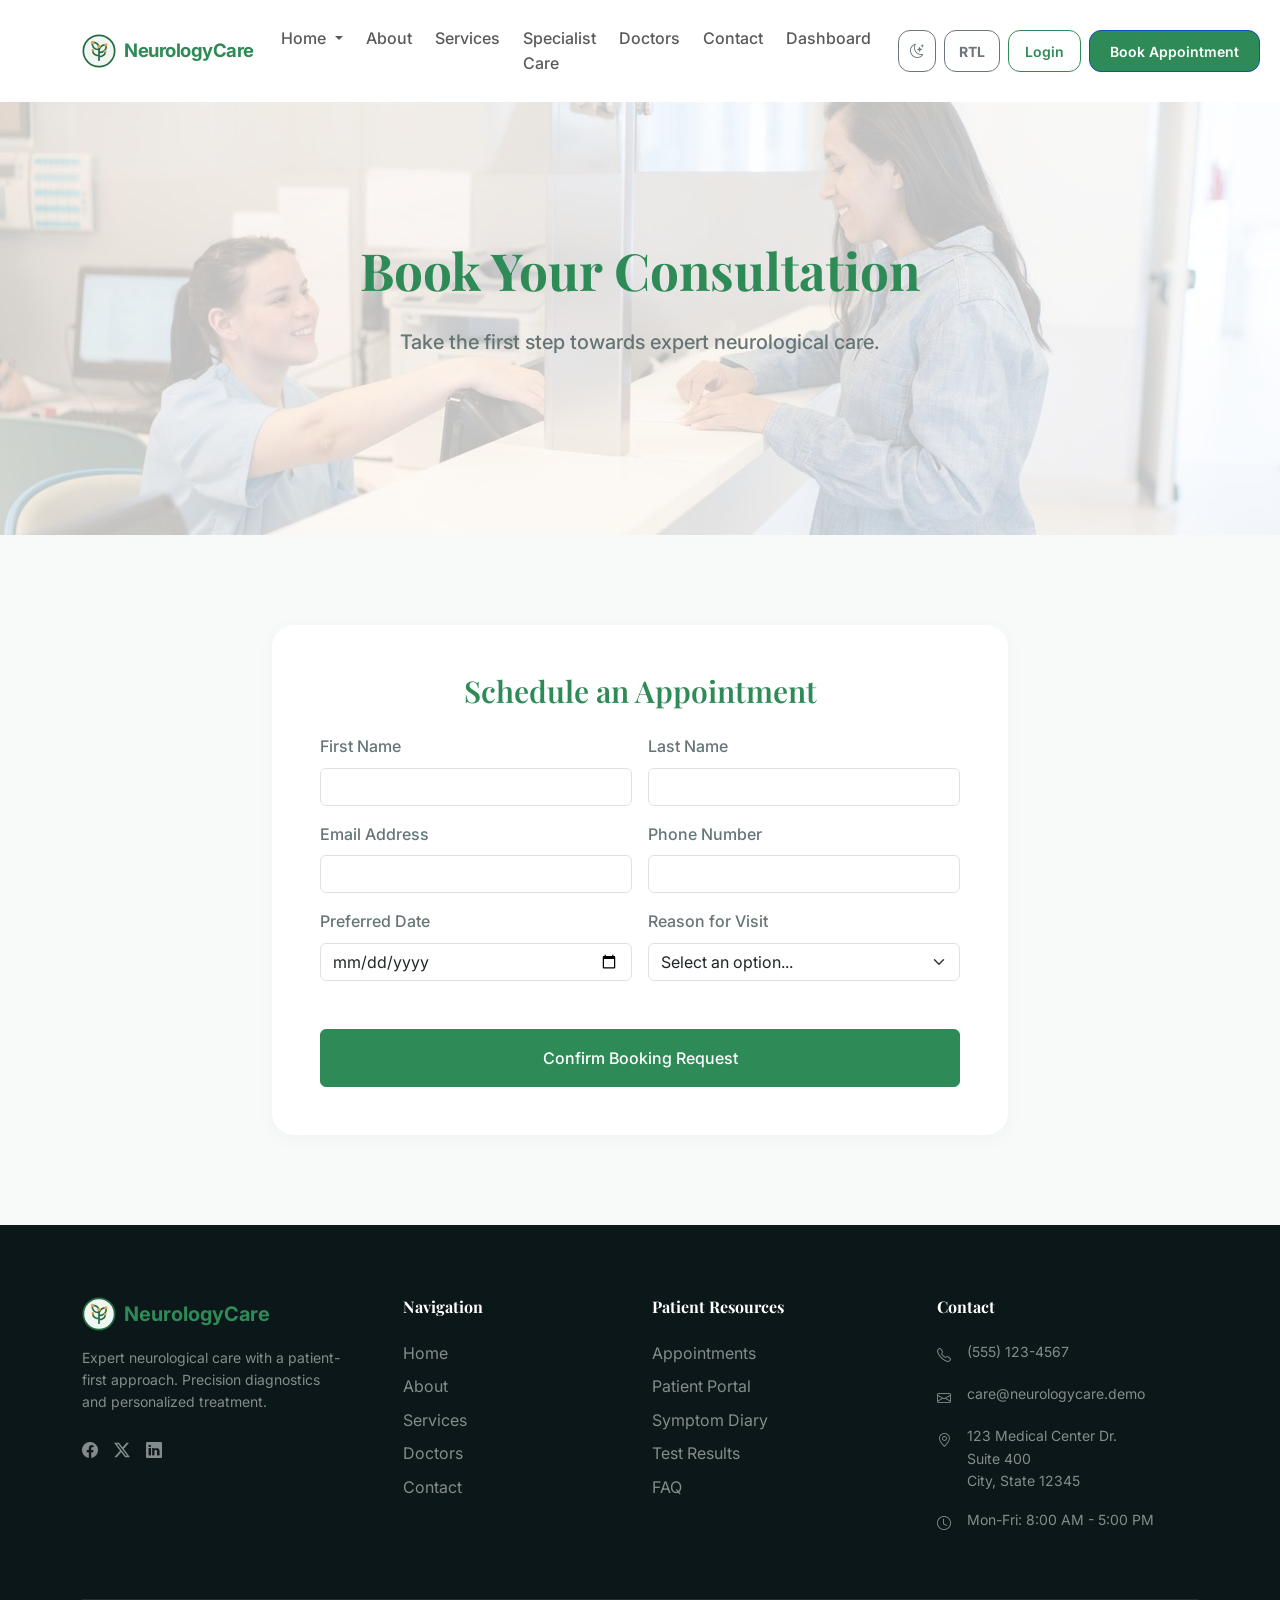
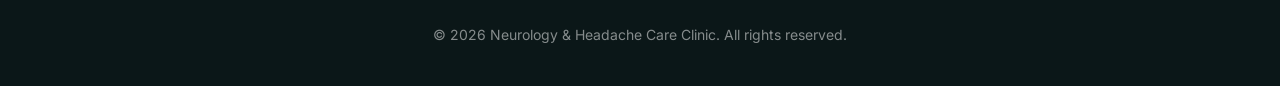
<file: appointments.html>
<!DOCTYPE html>

<html data-theme="light" dir="ltr" lang="en">

<head>
    <meta charset="utf-8" />
    <meta content="width=device-width, initial-scale=1.0" name="viewport" />
    <meta
        content="Premium Neurology &amp; Headache Care Clinic offering specialized treatments for complex neurological conditions."
        name="description" />
    <title>Book Appointment - Neurology Clinic</title>
    <link href="assets/images/logo.svg" rel="icon" type="image/svg\+xml" />
    <link crossorigin="anonymous" href="https://cdn.jsdelivr.net/npm/bootstrap@5.3.2/dist/css/bootstrap.min.css"
        rel="stylesheet" />
    <link rel="preconnect" href="https://fonts.googleapis.com" />
    <link rel="preconnect" href="https://fonts.gstatic.com" crossorigin />
    <link
        href="https://fonts.googleapis.com/css2?family=Inter:ital,wght@0,300;0,400;0,500;0,600;0,700;0,800;1,400;1,600&family=Playfair+Display:ital,wght@0,400;0,500;0,600;0,700;0,800;1,400;1,600;1,700&display=swap"
        rel="stylesheet" />
    <link href="assets/css/style.css" rel="stylesheet" />
    <link href="assets/css/dark-mode.css" rel="stylesheet" />
    <link href="assets/css/rtl.css" rel="stylesheet" />
    <link href="https://cdn.jsdelivr.net/npm/bootstrap-icons@1.11.1/font/bootstrap-icons.css" rel="stylesheet" />
</head>

<body>
    <nav class="navbar navbar-expand-xl fixed-top bg-white py-3">
        <div class="container">
            <a class="navbar-brand text-primary-brand fw-bold" href="index.html">
                <img alt="NeurologyCare logo" class="logo-mark me-2 align-text-top" height="34"
                    src="assets/images/logo.svg" width="34" />NeurologyCare
            </a>
            <button aria-controls="offcanvasNavbar" class="navbar-toggler border-0 shadow-none"
                data-bs-target="#offcanvasNavbar" data-bs-toggle="offcanvas" type="button">
                <span class="navbar-toggler-icon"></span>
            </button>
            <div aria-labelledby="offcanvasNavbarLabel" class="offcanvas offcanvas-end" id="offcanvasNavbar"
                tabindex="-1">
                <div class="offcanvas-header">
                    <h5 class="offcanvas-title text-primary-brand fw-bold" id="offcanvasNavbarLabel"><img
                            alt="NeurologyCare logo" class="logo-mark me-2 align-text-top" height="34"
                            src="assets/images/logo.svg" width="34" />NeurologyCare</h5>
                    <button aria-label="Close" class="btn-close" data-bs-dismiss="offcanvas" type="button"></button>
                </div>
                <div class="offcanvas-body align-items-center">
                    <ul class="navbar-nav justify-content-center flex-grow-1 pe-3">
                        <li class="nav-item dropdown d-none d-xl-block">
                            <a aria-expanded="false" class="nav-link dropdown-toggle" data-bs-toggle="dropdown" href="#"
                                role="button">
                                Home
                            </a>
                            <ul class="dropdown-menu border-0 shadow-sm">
                                <li><a class="dropdown-item" href="index.html">Home 1</a></li>
                                <li><a class="dropdown-item" href="home-2.html">Home 2</a></li>
                            </ul>
                        </li>
                        <li class="nav-item d-xl-none">
                            <a class="nav-link" href="index.html">Home 1</a>
                        </li>
                        <li class="nav-item d-xl-none">
                            <a class="nav-link" href="home-2.html">Home 2</a>
                        </li>
                        <li class="nav-item">
                            <a class="nav-link" href="about.html">About</a>
                        </li>
                        <li class="nav-item">
                            <a class="nav-link" href="services.html">Services</a>
                        </li>
                        <li class="nav-item">
                            <a class="nav-link" href="specialist-care.html">Specialist Care</a>
                        </li>
                        <li class="nav-item">
                            <a class="nav-link" href="doctors.html">Doctors</a>
                        </li>
                        <li class="nav-item">
                            <a class="nav-link" href="contact.html">Contact</a>
                        </li>
                        <li class="nav-item">
                            <a class="nav-link" href="dashboard.html">Dashboard</a>
                        </li>
                    </ul>
                    <div
                        class="d-flex flex-column flex-xl-row align-items-stretch align-items-xl-center gap-2 mt-4 mt-xl-0">
                        <div class="d-flex justify-content-center justify-content-xl-start gap-2 mb-2 mb-xl-0"><button
                                aria-label="Toggle Dark Mode"
                                class="btn btn-outline-secondary btn-sm rounded-circle px-2" id="theme-toggle">
                                <i class="bi bi-moon-stars"></i>
                            </button>
                            <button aria-label="Toggle RTL"
                                class="btn btn-outline-secondary btn-sm px-3 rounded-pill fw-bold" id="rtl-toggle">
                                RTL
                            </button>
                        </div>
                        <a class="btn btn-outline-primary btn-sm px-3 rounded-pill" href="login.html">Login</a>
                        <a class="btn btn-primary btn-sm px-4 py-2 rounded-pill" href="appointments.html"
                            style="background-color: var(--primary);">Book
                            Appointment</a>
                    </div>
                </div>
            </div>
        </div>
    </nav>
    <!-- SECTION 1: Hero -->
    <header class="section-padding bg-soft d-flex align-items-center position-relative"
        style="margin-top: 76px; min-height: 400px; background: url('assets/images/appoinment-hero.jpg') center/cover no-repeat;">
        <div class="position-absolute top-0 start-0 w-100 h-100 bg-white opacity-75"></div>
        <div class="container text-center py-5 my-md-4 position-relative z-1">
            <h1 class="text-primary-brand mb-4 fw-bold">Book Your Consultation</h1>
            <p class="text-muted-brand lead max-w-700 mx-auto fw-medium">Take the first step towards expert neurological
                care.</p>
        </div>
    </header>
    <!-- SECTION 2: Appointment Form -->
    <section class="section-padding">
        <div class="container">
            <div class="row justify-content-center">
                <div class="col-lg-8">
                    <div class="neuro-card border-0 p-5 bg-white">
                        <h3 class="text-primary-brand mb-4 text-center">Schedule an Appointment</h3>
                        <form>
                            <div class="row g-3">
                                <div class="col-md-6">
                                    <label class="form-label text-muted-brand fw-medium">First Name</label>
                                    <input class="form-control" required="" type="text" />
                                </div>
                                <div class="col-md-6">
                                    <label class="form-label text-muted-brand fw-medium">Last Name</label>
                                    <input class="form-control" required="" type="text" />
                                </div>
                                <div class="col-md-6">
                                    <label class="form-label text-muted-brand fw-medium">Email Address</label>
                                    <input class="form-control" required="" type="email" />
                                </div>
                                <div class="col-md-6">
                                    <label class="form-label text-muted-brand fw-medium">Phone Number</label>
                                    <input class="form-control" required="" type="tel" />
                                </div>
                                <div class="col-md-6">
                                    <label class="form-label text-muted-brand fw-medium">Preferred Date</label>
                                    <input class="form-control" required="" type="date" />
                                </div>
                                <div class="col-md-6">
                                    <label class="form-label text-muted-brand fw-medium">Reason for Visit</label>
                                    <select class="form-select" required="">
                                        <option disabled="" selected="" value="">Select an option...</option>
                                        <option value="headache">Headache / Migraine</option>
                                        <option value="epilepsy">Epilepsy / Seizures</option>
                                        <option value="nerve">Nerve Disorders</option>
                                        <option value="general">General Consultation</option>
                                    </select>
                                </div>
                                <div class="col-12 text-center mt-5">
                                    <button class="btn btn-primary rounded-pill px-5 py-3 w-100" type="submit">Confirm
                                        Booking Request</button>
                                </div>
                            </div>
                        </form>
                    </div>
                </div>
            </div>
        </div>
    </section>
    <footer class="bg-dark text-white pt-5 pb-4" style="background-color: #0B1718 !important;">
        <div class="container pt-4">
            <div class="row">
                <!-- Column 1 -->
                <div class="col-lg-3 col-md-6 mb-4 mb-lg-0">
                    <a class="navbar-brand text-primary-brand fw-bold d-inline-flex align-items-center mb-3 fs-5"
                        href="index.html">
                        <img alt="NeurologyCare logo" class="logo-mark me-2 align-text-top" height="34"
                            src="assets/images/logo.svg" width="34" />NeurologyCare
                    </a>
                    <p class="text-white-50 small mb-4">Expert neurological care with a patient-first approach.
                        Precision diagnostics and personalized treatment.</p>
                    <div class="d-flex gap-3 social-icons">
                        <a class="text-white-50 text-decoration-none hover-white" href="#"><i
                                class="bi bi-facebook"></i></a>
                        <a class="text-white-50 text-decoration-none hover-white" href="#"><i
                                class="bi bi-twitter-x"></i></a>
                        <a class="text-white-50 text-decoration-none hover-white" href="#"><i
                                class="bi bi-linkedin"></i></a>
                    </div>
                </div>
                <!-- Column 2 -->
                <div class="col-lg-3 col-md-6 mb-4 mb-lg-0 ps-lg-5">
                    <h5 class="text-white mb-4 fs-6 fw-bold">Navigation</h5>
                    <ul class="list-unstyled">
                        <li class="mb-2"><a class="text-white-50 text-decoration-none" href="index.html">Home</a></li>
                        <li class="mb-2"><a class="text-white-50 text-decoration-none" href="about.html">About</a></li>
                        <li class="mb-2"><a class="text-white-50 text-decoration-none" href="services.html">Services</a>
                        </li>
                        <li class="mb-2"><a class="text-white-50 text-decoration-none" href="doctors.html">Doctors</a>
                        </li>
                        <li class="mb-2"><a class="text-white-50 text-decoration-none" href="contact.html">Contact</a>
                        </li>
                    </ul>
                </div>
                <!-- Column 3 -->
                <div class="col-lg-3 col-md-6 mb-4 mb-lg-0">
                    <h5 class="text-white mb-4 fs-6 fw-bold">Patient Resources</h5>
                    <ul class="list-unstyled">
                        <li class="mb-2"><a class="text-white-50 text-decoration-none"
                                href="appointments.html">Appointments</a></li>
                        <li class="mb-2"><a class="text-white-50 text-decoration-none" href="login.html">Patient
                                Portal</a></li>
                        <li class="mb-2"><a class="text-white-50 text-decoration-none" href="dashboard.html">Symptom
                                Diary</a></li>
                        <li class="mb-2"><a class="text-white-50 text-decoration-none" href="dashboard.html">Test
                                Results</a></li>
                        <li class="mb-2"><a class="text-white-50 text-decoration-none"
                                href="services.html#serviceFaq">FAQ</a></li>
                    </ul>
                </div>
                <!-- Column 4 -->
                <div class="col-lg-3 col-md-6">
                    <h5 class="text-white mb-4 fs-6 fw-bold">Contact</h5>
                    <ul class="list-unstyled text-white-50 small">
                        <li class="mb-3 d-flex"><i class="bi bi-telephone me-3 mt-1"></i> (555) 123-4567</li>
                        <li class="mb-3 d-flex"><i class="bi bi-envelope me-3 mt-1"></i> care@neurologycare.demo</li>
                        <li class="mb-3 d-flex"><i class="bi bi-geo-alt me-3 mt-1"></i> 123 Medical Center
                            Dr.<br />Suite 400<br />City, State 12345</li>
                        <li class="d-flex"><i class="bi bi-clock me-3 mt-1"></i> Mon-Fri: 8:00 AM - 5:00 PM</li>
                    </ul>
                </div>
            </div>
            <hr class="border-secondary mt-5 mb-4" />
            <div class="row align-items-center pb-3">
                <div class="col-md-12 text-center mb-3 mb-md-0">
                    <p class="text-white-50 small mb-0">© 2026 Neurology &amp; Headache Care Clinic. All rights
                        reserved.</p>
                </div>
            </div>
        </div>
    </footer>
    <!-- Scroll Top Button -->
    <button aria-label="Scroll to top" class="btn btn-primary rounded-circle shadow" id="scrollTopBtn">
        <i class="bi bi-arrow-up"></i>
    </button>
    <script crossorigin="anonymous"
        src="https://cdn.jsdelivr.net/npm/bootstrap@5.3.2/dist/js/bootstrap.bundle.min.js"></script>
    <script src="assets/js/main.js"></script>
</body>

</html>
</file>
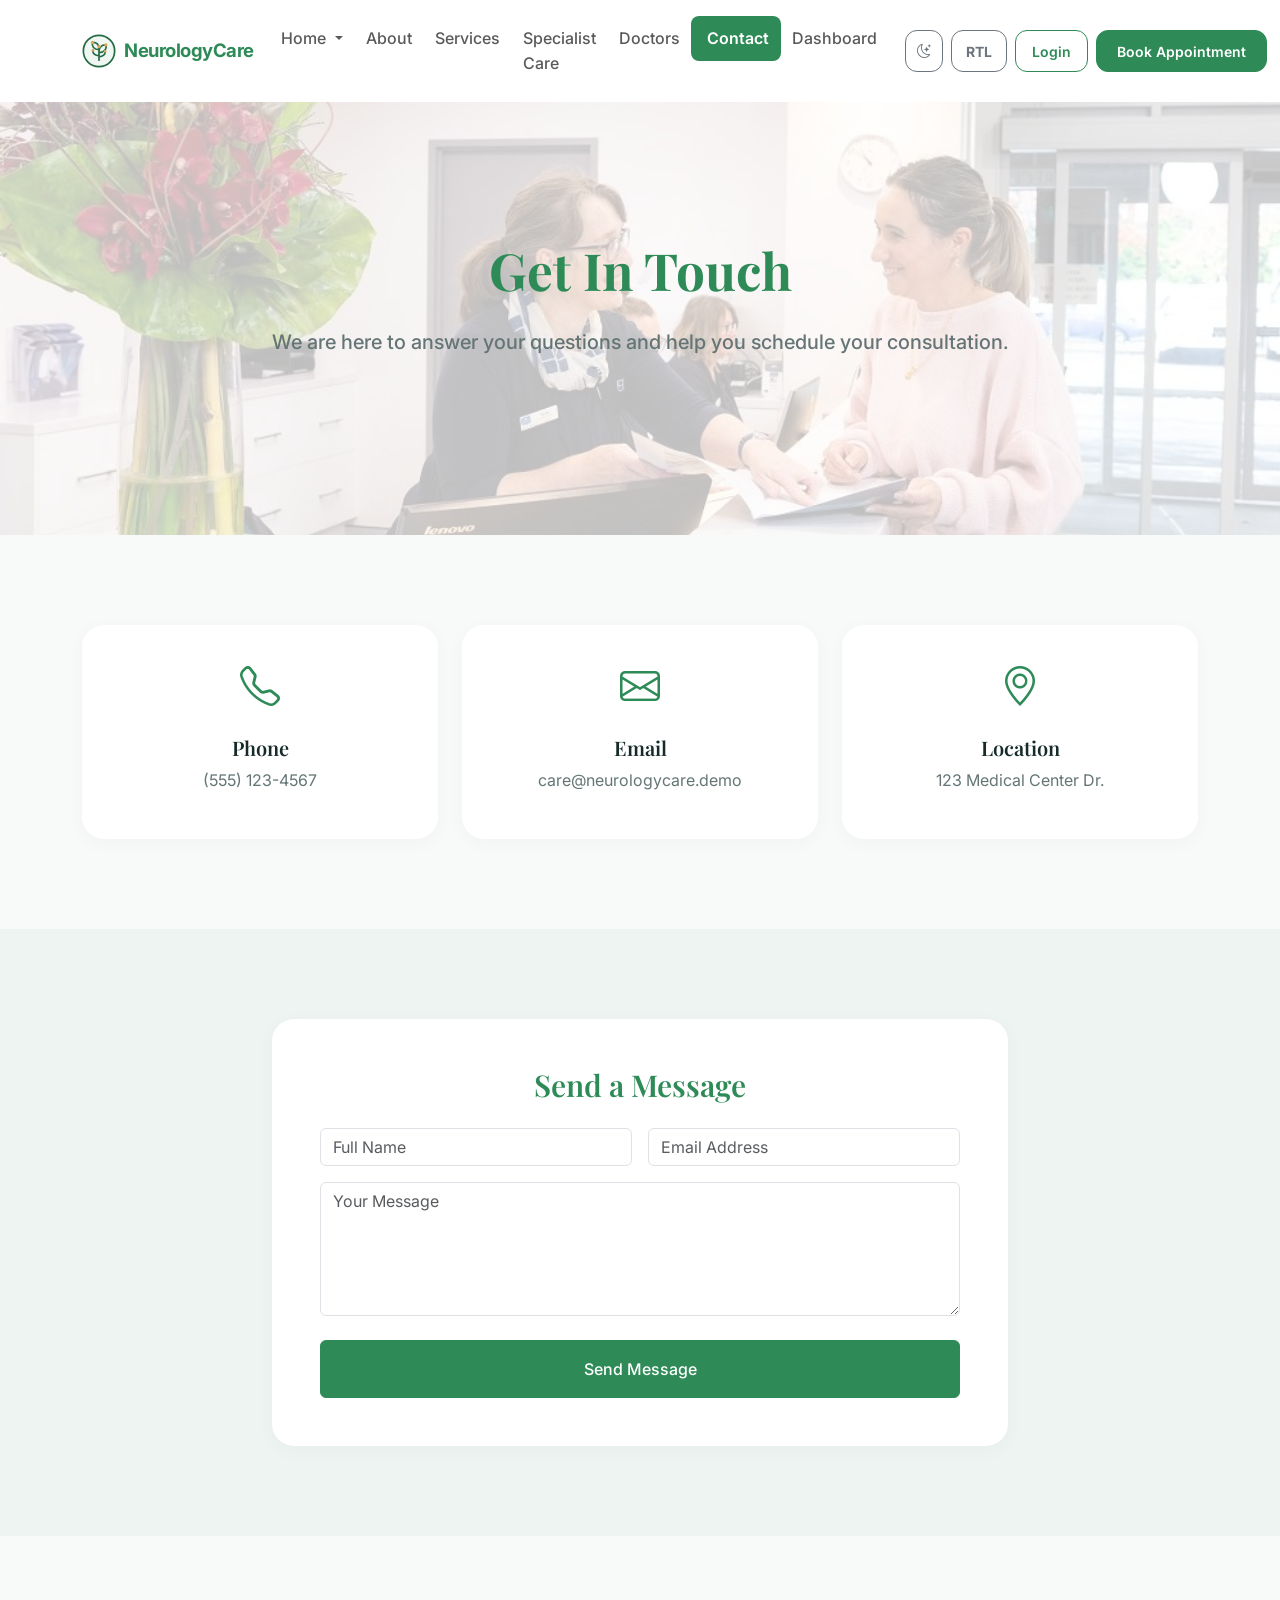
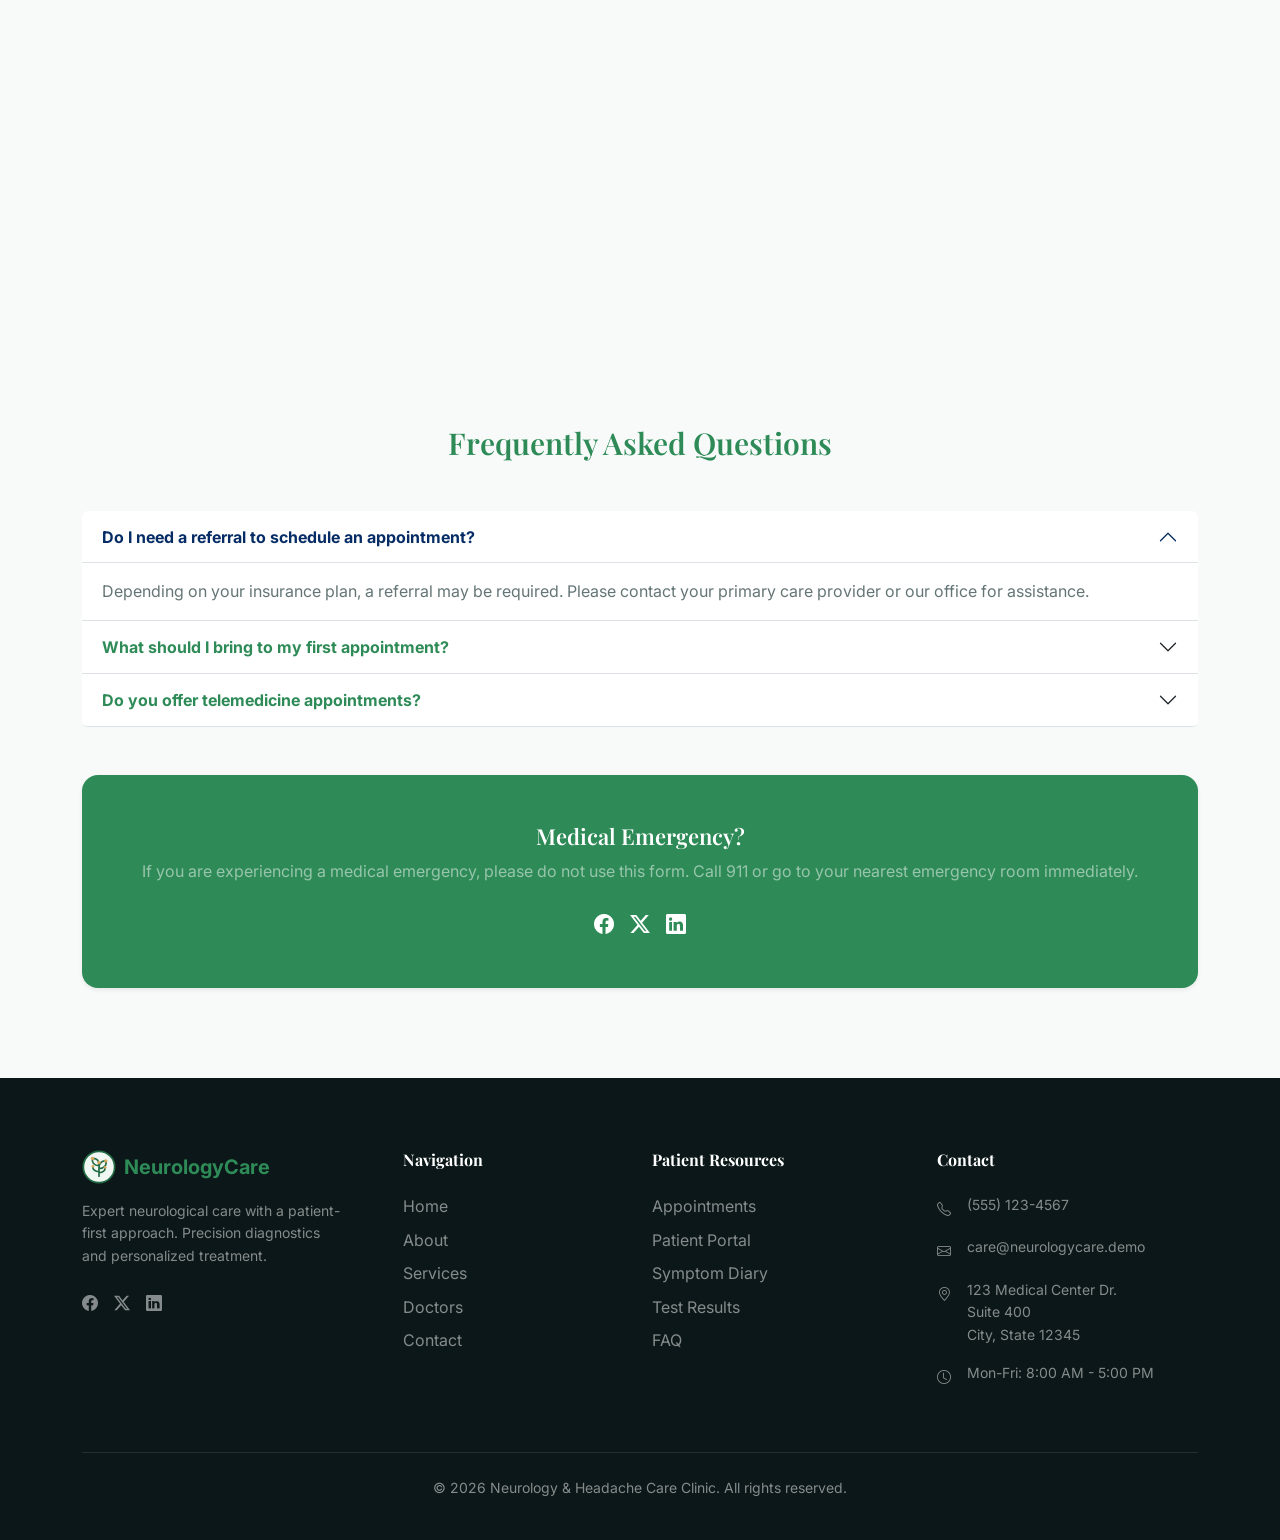
<file: contact.html>
<!DOCTYPE html>

<html data-theme="light" dir="ltr" lang="en">
<head>
<meta charset="utf-8"/>
<meta content="width=device-width, initial-scale=1.0" name="viewport"/>
<meta content="Premium Neurology &amp; Headache Care Clinic offering specialized treatments for complex neurological conditions." name="description"/>
<title>Contact Us - Neurology Clinic</title>
<link href="assets/images/logo.svg" rel="icon" type="image/svg\+xml"/>
<link crossorigin="anonymous" href="https://cdn.jsdelivr.net/npm/bootstrap@5.3.2/dist/css/bootstrap.min.css" rel="stylesheet"/>
<link rel="preconnect" href="https://fonts.googleapis.com"/>
<link rel="preconnect" href="https://fonts.gstatic.com" crossorigin/>
<link href="https://fonts.googleapis.com/css2?family=Inter:ital,wght@0,300;0,400;0,500;0,600;0,700;0,800;1,400;1,600&family=Playfair+Display:ital,wght@0,400;0,500;0,600;0,700;0,800;1,400;1,600;1,700&display=swap" rel="stylesheet"/>
<link href="assets/css/style.css" rel="stylesheet"/>
<link href="assets/css/dark-mode.css" rel="stylesheet"/>
<link href="assets/css/rtl.css" rel="stylesheet"/>
<link href="https://cdn.jsdelivr.net/npm/bootstrap-icons@1.11.1/font/bootstrap-icons.css" rel="stylesheet"/>
</head>
<body>
<nav class="navbar navbar-expand-xl fixed-top bg-white py-3">
<div class="container">
<a class="navbar-brand text-primary-brand fw-bold" href="index.html">
<img alt="NeurologyCare logo" class="logo-mark me-2 align-text-top" height="34" src="assets/images/logo.svg" width="34"/>NeurologyCare
            </a>
<button aria-controls="offcanvasNavbar" class="navbar-toggler border-0 shadow-none" data-bs-target="#offcanvasNavbar" data-bs-toggle="offcanvas" type="button">
<span class="navbar-toggler-icon"></span>
</button>
<div aria-labelledby="offcanvasNavbarLabel" class="offcanvas offcanvas-end" id="offcanvasNavbar" tabindex="-1">
<div class="offcanvas-header">
<h5 class="offcanvas-title text-primary-brand fw-bold" id="offcanvasNavbarLabel"><img alt="NeurologyCare logo" class="logo-mark me-2 align-text-top" height="34" src="assets/images/logo.svg" width="34"/>NeurologyCare</h5>
<button aria-label="Close" class="btn-close" data-bs-dismiss="offcanvas" type="button"></button>
</div>
<div class="offcanvas-body align-items-center">
<ul class="navbar-nav justify-content-center flex-grow-1 pe-3">
<li class="nav-item dropdown d-none d-xl-block">
<a aria-expanded="false" class="nav-link dropdown-toggle" data-bs-toggle="dropdown" href="#" role="button">
                                Home
                            </a>
<ul class="dropdown-menu border-0 shadow-sm">
<li><a class="dropdown-item" href="index.html">Home 1</a></li>
<li><a class="dropdown-item" href="home-2.html">Home 2</a></li>
</ul>
</li>
<li class="nav-item d-xl-none">
<a class="nav-link" href="index.html">Home 1</a>
</li>
<li class="nav-item d-xl-none">
<a class="nav-link" href="home-2.html">Home 2</a>
</li>
<li class="nav-item">
<a class="nav-link" href="about.html">About</a>
</li>
<li class="nav-item">
<a class="nav-link" href="services.html">Services</a>
</li>
<li class="nav-item">
<a class="nav-link" href="specialist-care.html">Specialist Care</a>
</li>
<li class="nav-item">
<a class="nav-link" href="doctors.html">Doctors</a>
</li>
<li class="nav-item">
<a class="nav-link active" href="contact.html">Contact</a>
</li>
<li class="nav-item">
<a class="nav-link" href="dashboard.html">Dashboard</a>
</li>
</ul>
<div class="d-flex flex-column flex-xl-row align-items-stretch align-items-xl-center gap-2 mt-4 mt-xl-0">
<div class="d-flex justify-content-center justify-content-xl-start gap-2 mb-2 mb-xl-0"><button aria-label="Toggle Dark Mode" class="btn btn-outline-secondary btn-sm rounded-circle px-2" id="theme-toggle">
<i class="bi bi-moon-stars"></i>
</button>
<button aria-label="Toggle RTL" class="btn btn-outline-secondary btn-sm px-3 rounded-pill fw-bold" id="rtl-toggle">
                            RTL
                        </button></div>
<a class="btn btn-outline-primary btn-sm px-3 rounded-pill" href="login.html">Login</a>
<a class="btn btn-primary btn-sm px-4 py-2 rounded-pill" href="appointments.html">Book
                            Appointment</a>
</div>
</div>
</div>
</div>
</nav>
<!-- SECTION 1: Hero -->
<header class="section-padding bg-soft d-flex align-items-center position-relative" style="margin-top: 76px; min-height: 400px; background: url('assets/images/contact-hero.jpg') center/cover no-repeat;">
<div class="position-absolute top-0 start-0 w-100 h-100 bg-white opacity-75"></div>
<div class="container text-center py-5 my-md-4 position-relative z-1">
<h1 class="text-primary-brand mb-4 fw-bold">Get In Touch</h1>
<p class="text-muted-brand lead max-w-700 mx-auto fw-medium">We are here to answer your questions and help
                you schedule your consultation.</p>
</div>
</header>
<!-- SECTION 2: Contact Information -->
<section class="section-padding">
<div class="container">
<div class="row g-4 text-center">
<div class="col-12 col-lg-4">
<div class="neuro-card h-100 border-0">
<i class="bi bi-telephone text-primary-brand fs-1 mb-3"></i>
<h5>Phone</h5>
<p class="text-muted-brand">(555) 123-4567</p>
</div>
</div>
<div class="col-12 col-lg-4">
<div class="neuro-card h-100 border-0">
<i class="bi bi-envelope text-primary-brand fs-1 mb-3"></i>
<h5>Email</h5>
<p class="text-muted-brand">care@neurologycare.demo</p>
</div>
</div>
<div class="col-12 col-lg-4">
<div class="neuro-card h-100 border-0">
<i class="bi bi-geo-alt text-primary-brand fs-1 mb-3"></i>
<h5>Location</h5>
<p class="text-muted-brand">123 Medical Center Dr.</p>
</div>
</div>
</div>
</div>
</section>
<!-- SECTION 3: Contact Form -->
<section class="section-padding bg-soft">
<div class="container">
<div class="row justify-content-center">
<div class="col-lg-8">
<div class="neuro-card border-0 p-5 bg-white">
<h3 class="text-primary-brand mb-4 text-center">Send a Message</h3>
<form>
<div class="row g-3">
<div class="col-md-6">
<input class="form-control" placeholder="Full Name" required="" type="text"/>
</div>
<div class="col-md-6">
<input class="form-control" placeholder="Email Address" required="" type="email"/>
</div>
<div class="col-12">
<textarea class="form-control" placeholder="Your Message" required="" rows="5"></textarea>
</div>
<div class="col-12 text-center mt-4">
<button class="btn btn-primary px-5 py-2" type="submit">Send
                                        Message</button>
</div>
</div>
</form>
</div>
</div>
</div>
</div>
</section>
<!-- SECTION 4: Interactive Google Map -->
<section class="p-0">
<div class="w-100" style="height: 400px;">
<iframe allowfullscreen="" height="100%" loading="lazy" src="https://www.google.com/maps/embed?pb=!1m18!1m12!1m3!1d3022.2155091771147!2d-73.98822988460424!3d40.75616097932688!2m3!1f0!2f0!3f0!3m2!1i1024!2i768!4f13.1!3m3!1m2!1s0x89c25855c6480299%3A0x55194ec5a1ae072e!2sTimes%20Square!5e0!3m2!1sen!2sus!4v1633020619941!5m2!1sen!2sus" style="border:0;" width="100%"></iframe>
</div>
</section>
<!-- SECTION 5: FAQ & Emergency Info -->
<section class="section-padding">
<div class="container">
<h3 class="text-primary-brand text-center mb-5">Frequently Asked Questions</h3>
<div class="accordion mb-5" id="contactFaq">
<div class="accordion-item border-0 border-bottom">
<h2 class="accordion-header">
<button class="accordion-button bg-transparent fw-bold text-primary-brand" data-bs-target="#faq1" data-bs-toggle="collapse" type="button">
                            Do I need a referral to schedule an appointment?
                        </button>
</h2>
<div class="accordion-collapse collapse show" data-bs-parent="#contactFaq" id="faq1">
<div class="accordion-body text-muted-brand">
                            Depending on your insurance plan, a referral may be required. Please contact your primary
                            care provider or our office for assistance.
                        </div>
</div>
</div>
<div class="accordion-item border-0 border-bottom">
<h2 class="accordion-header">
<button class="accordion-button collapsed bg-transparent fw-bold text-primary-brand" data-bs-target="#faq2" data-bs-toggle="collapse" type="button">
                            What should I bring to my first appointment?
                        </button>
</h2>
<div class="accordion-collapse collapse" data-bs-parent="#contactFaq" id="faq2">
<div class="accordion-body text-muted-brand">
                            Please bring your ID, insurance card, any relevant medical records, a list of current
                            medications, and any imaging reports (MRI, CT scans) you have.
                        </div>
</div>
</div>
<div class="accordion-item border-0 border-bottom mb-3">
<h2 class="accordion-header" id="headingFour">
<button aria-controls="collapseFour" aria-expanded="false" class="accordion-button collapsed fw-bold text-primary-brand" data-bs-target="#collapseFour" data-bs-toggle="collapse" type="button">
                            Do you offer telemedicine appointments?
                        </button>
</h2>
<div aria-labelledby="headingFour" class="accordion-collapse collapse" data-bs-parent="#faqAccordion" id="collapseFour">
<div class="accordion-body text-muted-brand">
                            Yes, we offer secure telemedicine consultations for specific follow-ups and initial
                            screenings. Please contact our office to see if your visit qualifies for a telehealth
                            appointment.
                        </div>
</div>
</div>
</div>
<div class="bg-primary-brand text-white p-5 text-center rounded-4 mt-5 shadow-sm">
<h4 class="text-white mb-2">Medical Emergency?</h4>
<p class="mb-4 text-white-50">If you are experiencing a medical emergency, please do not use this form.
                    Call 911 or go to your nearest emergency room immediately.</p>
<div class="d-flex justify-content-center gap-3 emergency-socials">
<a class="text-white text-decoration-none fs-5" href="#"><i class="bi bi-facebook"></i></a>
<a class="text-white text-decoration-none fs-5" href="#"><i class="bi bi-twitter-x"></i></a>
<a class="text-white text-decoration-none fs-5" href="#"><i class="bi bi-linkedin"></i></a>
</div>
</div>
</div>
</section>
<footer class="bg-dark text-white pt-5 pb-4" style="background-color: #0B1718 !important;">
<div class="container pt-4">
<div class="row">
<!-- Column 1 -->
<div class="col-lg-3 col-md-6 mb-4 mb-lg-0">
<a class="navbar-brand text-primary-brand fw-bold d-inline-flex align-items-center mb-3 fs-5" href="index.html">
<img alt="NeurologyCare logo" class="logo-mark me-2 align-text-top" height="34" src="assets/images/logo.svg" width="34"/>NeurologyCare
                    </a>
<p class="text-white-50 small mb-4">Expert neurological care with a patient-first approach.
                        Precision diagnostics and personalized treatment.</p>
<div class="d-flex gap-3 social-icons">
<a class="text-white-50 text-decoration-none hover-white" href="#"><i class="bi bi-facebook"></i></a>
<a class="text-white-50 text-decoration-none hover-white" href="#"><i class="bi bi-twitter-x"></i></a>
<a class="text-white-50 text-decoration-none hover-white" href="#"><i class="bi bi-linkedin"></i></a>
</div>
</div>
<!-- Column 2 -->
<div class="col-lg-3 col-md-6 mb-4 mb-lg-0 ps-lg-5">
<h5 class="text-white mb-4 fs-6 fw-bold">Navigation</h5>
<ul class="list-unstyled">
<li class="mb-2"><a class="text-white-50 text-decoration-none" href="index.html">Home</a></li>
<li class="mb-2"><a class="text-white-50 text-decoration-none" href="about.html">About</a></li>
<li class="mb-2"><a class="text-white-50 text-decoration-none" href="services.html">Services</a>
</li>
<li class="mb-2"><a class="text-white-50 text-decoration-none" href="doctors.html">Doctors</a>
</li>
<li class="mb-2"><a class="text-white-50 text-decoration-none" href="contact.html">Contact</a>
</li>
</ul>
</div>
<!-- Column 3 -->
<div class="col-lg-3 col-md-6 mb-4 mb-lg-0">
<h5 class="text-white mb-4 fs-6 fw-bold">Patient Resources</h5>
<ul class="list-unstyled">
<li class="mb-2"><a class="text-white-50 text-decoration-none" href="appointments.html">Appointments</a></li>
<li class="mb-2"><a class="text-white-50 text-decoration-none" href="login.html">Patient
                                Portal</a></li>
<li class="mb-2"><a class="text-white-50 text-decoration-none" href="dashboard.html">Symptom Diary</a></li>
<li class="mb-2"><a class="text-white-50 text-decoration-none" href="dashboard.html">Test Results</a></li>
<li class="mb-2"><a class="text-white-50 text-decoration-none" href="services.html#serviceFaq">FAQ</a></li>
</ul>
</div>
<!-- Column 4 -->
<div class="col-lg-3 col-md-6">
<h5 class="text-white mb-4 fs-6 fw-bold">Contact</h5>
<ul class="list-unstyled text-white-50 small">
<li class="mb-3 d-flex"><i class="bi bi-telephone me-3 mt-1"></i> (555) 123-4567</li>
<li class="mb-3 d-flex"><i class="bi bi-envelope me-3 mt-1"></i> care@neurologycare.demo</li>
<li class="mb-3 d-flex"><i class="bi bi-geo-alt me-3 mt-1"></i> 123 Medical Center Dr.<br/>Suite
                            400<br/>City, State 12345</li>
<li class="d-flex"><i class="bi bi-clock me-3 mt-1"></i> Mon-Fri: 8:00 AM - 5:00 PM</li>
</ul>
</div>
</div>
<hr class="border-secondary mt-5 mb-4"/>
<div class="row align-items-center pb-3">
<div class="col-md-12 text-center mb-3 mb-md-0">
<p class="text-white-50 small mb-0">© 2026 Neurology &amp; Headache Care Clinic. All rights
                        reserved.</p>
</div>
</div>
</div>
</footer>
<!-- Scroll Top Button -->
<button aria-label="Scroll to top" class="btn btn-primary rounded-circle shadow" id="scrollTopBtn">
<i class="bi bi-arrow-up"></i>
</button>
<!-- Bootstrap JS Bundle -->
<script crossorigin="anonymous" src="https://cdn.jsdelivr.net/npm/bootstrap@5.3.2/dist/js/bootstrap.bundle.min.js"></script>
<!-- Custom JS -->
<script src="assets/js/main.js"></script>
</body>
</html>
</file>
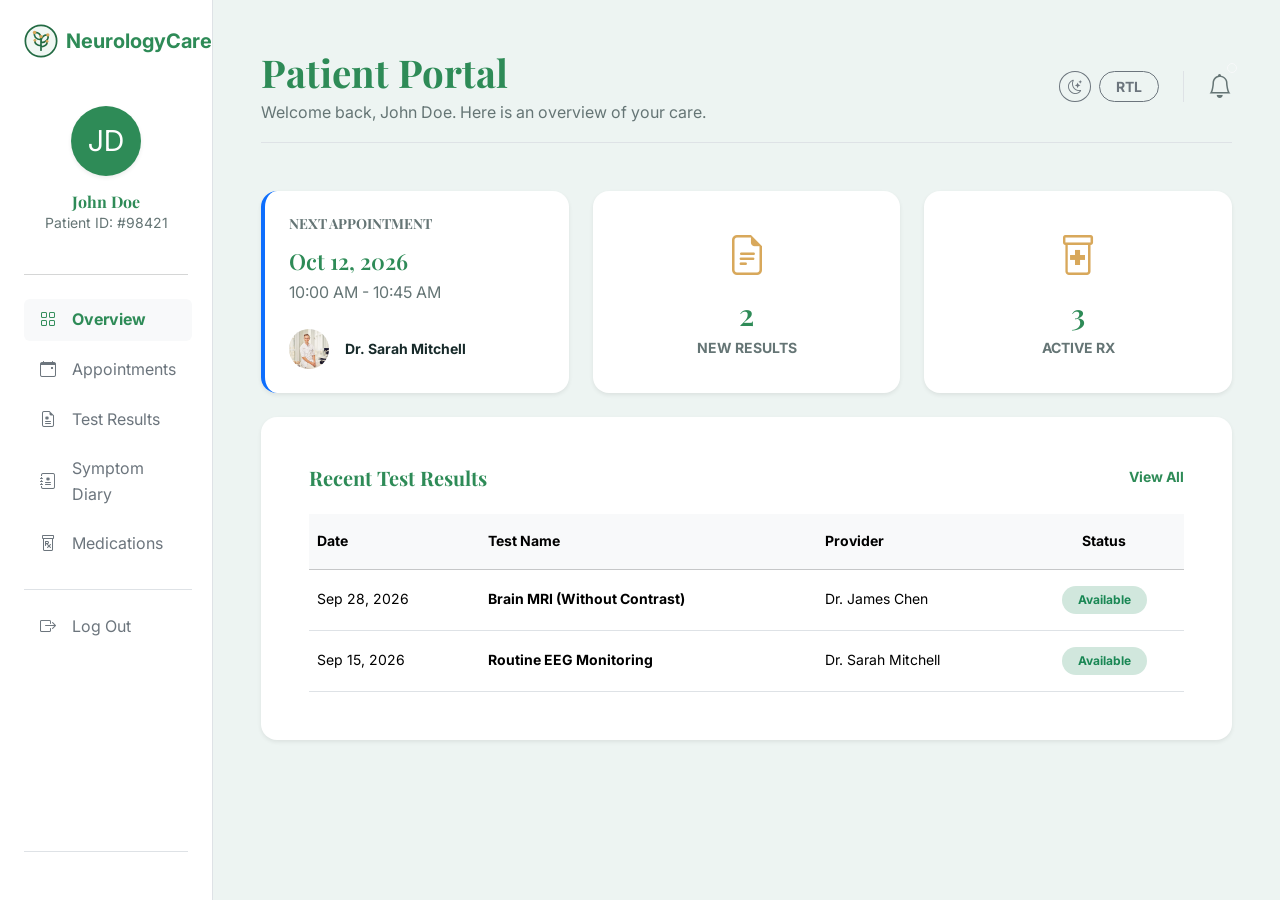
<file: dashboard.html>
<!DOCTYPE html>

<html data-theme="light" dir="ltr" lang="en">
<head>
<meta charset="utf-8"/>
<meta content="width=device-width, initial-scale=1.0" name="viewport"/>
<meta content="Premium Neurology &amp; Headache Care Clinic offering specialized treatments for complex neurological conditions." name="description"/>
<title>Patient Dashboard - Neurology Clinic</title>
<link href="assets/images/logo.svg" rel="icon" type="image/svg\+xml"/>
<link crossorigin="anonymous" href="https://cdn.jsdelivr.net/npm/bootstrap@5.3.2/dist/css/bootstrap.min.css" rel="stylesheet"/>
<link rel="preconnect" href="https://fonts.googleapis.com"/>
<link rel="preconnect" href="https://fonts.gstatic.com" crossorigin/>
<link href="https://fonts.googleapis.com/css2?family=Inter:ital,wght@0,300;0,400;0,500;0,600;0,700;0,800;1,400;1,600&family=Playfair+Display:ital,wght@0,400;0,500;0,600;0,700;0,800;1,400;1,600;1,700&display=swap" rel="stylesheet"/>
<link href="assets/css/style.css" rel="stylesheet"/>
<link href="assets/css/dark-mode.css" rel="stylesheet"/>
<link href="assets/css/rtl.css" rel="stylesheet"/>
<link href="https://cdn.jsdelivr.net/npm/bootstrap-icons@1.11.1/font/bootstrap-icons.css" rel="stylesheet"/>
</head>
<body>
<div class="d-flex flex-column min-vh-100 bg-soft">
<!-- Mobile Topbar -->
<nav class="navbar navbar-light bg-white border-bottom px-3 py-3 d-lg-none sticky-top shadow-sm">
<a class="navbar-brand text-primary-brand fw-bold m-0 fs-5 d-flex align-items-center" href="index.html">
<img alt="NeurologyCare logo" class="logo-mark me-2 align-text-top" height="34" src="assets/images/logo.svg" width="34"/>NeurologyCare
            </a>
<div class="d-flex align-items-center gap-2 ms-auto">
<a class="text-muted-brand position-relative me-3" href="#">
<i class="bi bi-bell fs-4"></i>
<span class="position-absolute top-0 start-100 translate-middle p-1 bg-accent border border-light rounded-circle">
<span class="visually-hidden">New alerts</span>
</span>
</a>
<button class="navbar-toggler border-0 shadow-none px-1" data-bs-target="#dashboardSidebar" data-bs-toggle="offcanvas" type="button">
<span class="navbar-toggler-icon"></span>
</button>
</div>
</nav>
<div class="container-fluid flex-grow-1 p-0">
<div class="row g-0 min-vh-100">
<!-- Sidebar (Offcanvas on Mobile, Fixed Column on Desktop) -->
<div class="col-lg-3 col-xl-2 border-end bg-white offcanvas-lg offcanvas-end w-100-mobile" id="dashboardSidebar">
<div class="offcanvas-header border-bottom d-lg-none px-4 py-3">
<a class="text-primary-brand fw-bold text-decoration-none fs-5 d-flex align-items-center" href="index.html">
<img alt="NeurologyCare logo" class="logo-mark me-2 align-text-top" height="34" src="assets/images/logo.svg" width="34"/>NeurologyCare
                        </a>
<button class="btn-close shadow-none" data-bs-dismiss="offcanvas" data-bs-target="#dashboardSidebar" type="button"></button>
</div>
<div class="offcanvas-body flex-column p-4 h-100">
<!-- Desktop Logo -->
<a class="text-primary-brand fw-bold d-none d-lg-flex align-items-center mb-5 text-decoration-none fs-5" href="index.html">
<img alt="NeurologyCare logo" class="logo-mark me-2 align-text-top" height="34" src="assets/images/logo.svg" width="34"/>NeurologyCare
                        </a>
<!-- User Info -->
<div class="text-center mb-4">
<div class="bg-primary-brand text-white rounded-circle d-inline-flex align-items-center justify-content-center mb-3 shadow-sm" style="width: 70px; height: 70px; font-size: 1.8rem;">
                                JD
                            </div>
<h6 class="text-primary-brand fw-bold mb-0">John Doe</h6>
<p class="text-muted-brand small mb-0">Patient ID: #98421</p>
</div>
<hr class="text-muted opacity-25 mb-4"/>
<!-- Nav Pills -->
<ul class="nav flex-column gap-2 dashboard-nav nav-pills mb-4" id="dashboardTabs" role="tablist">
<li class="nav-item">
<a aria-controls="overview" aria-selected="true" class="nav-link active d-flex align-items-center rounded px-3 py-2" data-bs-toggle="pill" href="#overview" id="overview-tab" role="tab">
<i class="bi bi-grid me-3"></i> Overview
                                </a>
</li>
<li class="nav-item">
<a aria-controls="appointments" aria-selected="false" class="nav-link d-flex align-items-center rounded px-3 py-2" data-bs-toggle="pill" href="#appointments" id="appointments-tab" role="tab">
<i class="bi bi-calendar-event me-3"></i> Appointments
                                </a>
</li>
<li class="nav-item">
<a aria-controls="results" aria-selected="false" class="nav-link d-flex align-items-center rounded px-3 py-2" data-bs-toggle="pill" href="#results" id="results-tab" role="tab">
<i class="bi bi-file-earmark-medical me-3"></i> Test Results
                                </a>
</li>
<li class="nav-item">
<a aria-controls="diary" aria-selected="false" class="nav-link d-flex align-items-center rounded px-3 py-2" data-bs-toggle="pill" href="#diary" id="diary-tab" role="tab">
<i class="bi bi-journal-medical me-3"></i> Symptom Diary
                                </a>
</li>
<li class="nav-item">
<a aria-controls="meds" aria-selected="false" class="nav-link d-flex align-items-center rounded px-3 py-2" data-bs-toggle="pill" href="#meds" id="meds-tab" role="tab">
<i class="bi bi-prescription me-3"></i> Medications
                                </a>
</li>
<li class="nav-item mt-3 pt-3 border-top">
<a class="nav-link text-danger d-flex align-items-center rounded px-3 py-2 hover-danger" href="index.html">
<i class="bi bi-box-arrow-right me-3"></i> Log Out
                                </a>
</li>
</ul>
<!-- Bottom Area -->
<div class="mt-auto pt-4 border-top">
<!-- Mobile only Theme/RTL toggles (Desktop toggles are in the header) -->
<div class="d-flex justify-content-center gap-2 mb-4 d-lg-none">
<button aria-label="Toggle Dark Mode" class="btn btn-outline-secondary btn-sm rounded-circle px-2 theme-toggle-btn">
<i class="bi bi-moon-stars"></i>
</button>
<button aria-label="Toggle RTL" class="btn btn-outline-secondary btn-sm px-3 rounded-pill fw-bold rtl-toggle-btn">
                                    RTL
                                </button>
</div>
</div>
</div>
</div>
<!-- Main Content Area -->
<div class="col-lg-9 col-xl-10 p-4 p-lg-5">
<!-- Desktop Header -->
<div class="d-none d-lg-flex justify-content-between align-items-center mb-5 pb-3 border-bottom">
<div>
<h2 class="text-primary-brand fw-bold mb-1">Patient Portal</h2>
<p class="text-muted-brand mb-0">Welcome back, John Doe. Here is an overview of your care.
                            </p>
</div>
<div class="d-flex align-items-center gap-4">
<!-- Desktop Theme/RTL toggles -->
<div class="d-flex align-items-center gap-2 border-end pe-4">
<button aria-label="Toggle Dark Mode" class="btn btn-outline-secondary btn-sm rounded-circle px-2 theme-toggle-btn">
<i class="bi bi-moon-stars"></i>
</button>
<button aria-label="Toggle RTL" class="btn btn-outline-secondary btn-sm px-3 rounded-pill fw-bold rtl-toggle-btn">
                                    RTL
                                </button>
</div>
<a class="text-muted-brand position-relative hover-primary" href="#">
<i class="bi bi-bell fs-4"></i>
<span class="position-absolute top-0 start-100 translate-middle p-1 bg-accent border border-light rounded-circle"></span>
</a>
</div>
</div>
<!-- Tab Content -->
<div class="tab-content" id="dashboardTabsContent">
<!-- 1. OVERVIEW -->
<div aria-labelledby="overview-tab" class="tab-pane fade show active" id="overview" role="tabpanel">
<div class="row g-4 mb-4">
<!-- Upcoming Appointment -->
<div class="col-md-4">
<div class="neuro-card bg-white border-0 shadow-sm border-start border-4 border-primary p-4 rounded-4 h-100 position-relative overflow-hidden d-flex flex-column justify-content-center">
<h6 class="text-muted-brand text-uppercase fw-bold mb-3 small tracking-wide">
                                            Next Appointment</h6>
<h4 class="text-primary-brand mb-1">Oct 12, 2026</h4>
<p class="text-muted-brand mb-4">10:00 AM - 10:45 AM</p>
<div class="d-flex align-items-center mt-auto">
<img class="rounded-circle me-3" height="40" src="assets/images/doctor1.jpg" style="object-fit:cover;" width="40"/>
<div>
<p class="mb-0 fw-bold small">Dr. Sarah Mitchell</p>
</div>
</div>
</div>
</div>
<!-- Quick Stats 1 -->
<div class="col-md-4">
<div class="neuro-card bg-white border-0 shadow-sm p-4 rounded-4 h-100 text-center d-flex flex-column justify-content-center">
<i class="bi bi-file-earmark-text text-accent fs-1 mb-2"></i>
<h3 class="text-primary-brand mb-1">2</h3>
<p class="text-muted-brand small fw-bold mb-0 text-uppercase tracking-wide">New
                                            Results</p>
</div>
</div>
<!-- Quick Stats 2 -->
<div class="col-md-4">
<div class="neuro-card bg-white border-0 shadow-sm p-4 rounded-4 h-100 text-center d-flex flex-column justify-content-center">
<i class="bi bi-prescription2 text-accent fs-1 mb-2"></i>
<h3 class="text-primary-brand mb-1">3</h3>
<p class="text-muted-brand small fw-bold mb-0 text-uppercase tracking-wide">
                                            Active Rx</p>
</div>
</div>
</div>
<!-- Recent Activity -->
<div class="neuro-card bg-white border-0 shadow-sm p-4 p-md-5 rounded-4">
<div class="d-flex justify-content-between align-items-center mb-4">
<h5 class="text-primary-brand fw-bold mb-0">Recent Test Results</h5>
<a class="text-primary-brand text-decoration-none small fw-bold" href="#" onclick="document.getElementById('results-tab').click(); return false;">View
                                        All</a>
</div>
<div class="table-responsive">
<table class="table table-hover align-middle mb-0">
<thead class="table-light">
<tr>
<th class="text-muted-brand small fw-bold py-3">Date</th>
<th class="text-muted-brand small fw-bold py-3">Test Name</th>
<th class="text-muted-brand small fw-bold py-3">Provider</th>
<th class="text-muted-brand small fw-bold py-3 text-center">Status</th>
</tr>
</thead>
<tbody>
<tr>
<td class="text-muted-brand small py-3">Sep 28, 2026</td>
<td class="fw-bold text-primary-brand small py-3">Brain MRI (Without
                                                    Contrast)</td>
<td class="text-muted-brand small py-3">Dr. James Chen</td>
<td class="text-center py-3"><span class="badge bg-success-subtle text-success rounded-pill px-3 py-2">Available</span>
</td>
</tr>
<tr>
<td class="text-muted-brand small py-3">Sep 15, 2026</td>
<td class="fw-bold text-primary-brand small py-3">Routine EEG Monitoring
                                                </td>
<td class="text-muted-brand small py-3">Dr. Sarah Mitchell</td>
<td class="text-center py-3"><span class="badge bg-success-subtle text-success rounded-pill px-3 py-2">Available</span>
</td>
</tr>
</tbody>
</table>
</div>
</div>
</div>
<!-- 2. APPOINTMENTS -->
<div aria-labelledby="appointments-tab" class="tab-pane fade" id="appointments" role="tabpanel">
<div class="d-flex justify-content-between align-items-center mb-4">
<h4 class="text-primary-brand fw-bold mb-0">My Appointments</h4>
<a class="btn btn-primary btn-sm rounded-pill px-4 d-lg-none" href="appointments.html">New</a>
</div>
<div class="neuro-card bg-white border-0 shadow-sm p-4 rounded-4 mb-4 border-start border-4 border-primary">
<div class="row align-items-center">
<div class="col-md-3 mb-3 mb-md-0 text-center text-md-start">
<span class="badge bg-primary-subtle text-primary-brand rounded-pill mb-2 px-3">Upcoming</span>
<h5 class="fw-bold text-primary-brand mb-0">Oct 12, 2026</h5>
<p class="text-muted-brand small mb-0">10:00 AM</p>
</div>
<div class="col-md-6 mb-3 mb-md-0">
<h6 class="fw-bold mb-1">Follow-up Consultation</h6>
<p class="text-muted-brand small mb-0"><i class="bi bi-geo-alt me-1"></i> Main
                                            Clinic, Suite 400</p>
<div class="d-flex align-items-center mt-2">
<img class="rounded-circle me-2" height="24" src="assets/images/doctor1.jpg" style="object-fit:cover;" width="24"/>
<span class="small fw-bold text-muted-brand">Dr. Sarah Mitchell</span>
</div>
</div>
<div class="col-md-3 text-md-end text-center">
<button class="btn btn-outline-secondary btn-sm rounded-pill px-4">Reschedule</button>
</div>
</div>
</div>
<h5 class="text-primary-brand fw-bold mb-3 mt-5">Past Appointments</h5>
<div class="neuro-card bg-white border-0 shadow-sm p-4 rounded-4 opacity-75">
<div class="row align-items-center">
<div class="col-md-3 mb-3 mb-md-0 text-center text-md-start">
<span class="badge bg-secondary-subtle text-secondary rounded-pill mb-2 px-3">Completed</span>
<h6 class="fw-bold text-muted mb-0">Sep 15, 2026</h6>
</div>
<div class="col-md-6 mb-3 mb-md-0">
<h6 class="fw-bold mb-1 text-muted">Initial Assessment &amp; EEG</h6>
<p class="text-muted small mb-0">Dr. Sarah Mitchell</p>
</div>
<div class="col-md-3 text-md-end text-center">
<button class="btn btn-link text-primary-brand text-decoration-none btn-sm">View
                                            Notes</button>
</div>
</div>
</div>
</div>
<!-- 3. TEST RESULTS -->
<div aria-labelledby="results-tab" class="tab-pane fade" id="results" role="tabpanel">
<h4 class="text-primary-brand fw-bold mb-4">Laboratory &amp; Imaging</h4>
<div class="row g-4">
<div class="col-md-6">
<div class="neuro-card bg-white border-0 shadow-sm p-4 rounded-4 h-100 d-flex flex-column">
<div class="d-flex justify-content-between align-items-start mb-3">
<div class="bg-primary-subtle text-primary-brand rounded p-2 d-inline-flex">
<i class="bi bi-person-bounding-box fs-5"></i></div>
<span class="badge bg-success-subtle text-success rounded-pill px-3">New</span>
</div>
<h6 class="fw-bold mb-1">Brain MRI (Without Contrast)</h6>
<p class="text-muted-brand small mb-3">Ordered by Dr. James Chen on Sep 28</p>
<hr class="opacity-10 mb-3"/>
<p class="small text-muted-brand mb-4">Findings: Unremarkable examination. No
                                            evidence of acute intracranial pathology.</p>
<div class="mt-auto">
<button class="btn btn-outline-primary btn-sm rounded-pill px-4">Download
                                                Report PDF</button>
</div>
</div>
</div>
<div class="col-md-6">
<div class="neuro-card bg-white border-0 shadow-sm p-4 rounded-4 h-100 d-flex flex-column">
<div class="d-flex justify-content-between align-items-start mb-3">
<div class="bg-primary-subtle text-primary-brand rounded p-2 d-inline-flex">
<i class="bi bi-activity fs-5"></i></div>
<span class="badge bg-secondary-subtle text-secondary rounded-pill px-3">Archived</span>
</div>
<h6 class="fw-bold mb-1">Routine EEG Monitoring</h6>
<p class="text-muted-brand small mb-3">Ordered by Dr. Sarah Mitchell on Sep 15
                                        </p>
<hr class="opacity-10 mb-3"/>
<p class="small text-muted-brand mb-4">Findings: Normal waking background. No
                                            epileptiform discharges captured.</p>
<div class="mt-auto">
<button class="btn btn-outline-secondary btn-sm rounded-pill px-4">View
                                                Details</button>
</div>
</div>
</div>
</div>
</div>
<!-- 4. SYMPTOM DIARY -->
<div aria-labelledby="diary-tab" class="tab-pane fade" id="diary" role="tabpanel">
<div class="d-flex justify-content-between align-items-center mb-4">
<h4 class="text-primary-brand fw-bold mb-0">Symptom Log</h4>
<button class="btn btn-accent rounded-pill px-4 text-white"><i class="bi bi-plus me-2"></i>Log Entry</button>
</div>
<div class="neuro-card bg-white border-0 shadow-sm p-4 rounded-4 mb-4">
<h6 class="fw-bold mb-4">Migraine Frequency (Last 30 Days)</h6>
<div class="bg-soft rounded p-4 text-center d-flex align-items-end justify-content-center gap-3" style="height: 200px;">
<div class="bg-primary-brand rounded-top" style="width: 40px; height: 30%; opacity: 0.5;"></div>
<div class="bg-primary-brand rounded-top" style="width: 40px; height: 50%; opacity: 0.6;"></div>
<div class="bg-primary-brand rounded-top" style="width: 40px; height: 20%; opacity: 0.4;"></div>
<div class="bg-primary-brand rounded-top" style="width: 40px; height: 80%; opacity: 0.9;"></div>
<div class="bg-primary-brand rounded-top" style="width: 40px; height: 40%; opacity: 0.5;"></div>
<div class="bg-primary-brand rounded-top" style="width: 40px; height: 60%; opacity: 0.7;"></div>
<div class="bg-primary-brand rounded-top" style="width: 40px; height: 10%; opacity: 0.3;"></div>
</div>
</div>
<div class="list-group list-group-flush rounded-4 shadow-sm border-0">
<div class="list-group-item bg-white p-4 border-0 mb-1">
<div class="d-flex justify-content-between align-items-center">
<div>
<h6 class="fw-bold text-primary-brand mb-1">Migraine with Aura</h6>
<p class="text-muted-brand small mb-0"><i class="bi bi-clock me-1"></i> Oct
                                                02, 2026 at 2:00 PM</p>
</div>
<div class="text-end">
<span class="badge bg-danger text-white rounded-pill mb-1">Severity:
                                                8/10</span>
<p class="small text-muted mb-0">Duration: 4 hrs</p>
</div>
</div>
</div>
<div class="list-group-item bg-white p-4 border-0">
<div class="d-flex justify-content-between align-items-center">
<div>
<h6 class="fw-bold text-primary-brand mb-1">Tension Headache</h6>
<p class="text-muted-brand small mb-0"><i class="bi bi-clock me-1"></i> Sep
                                                28, 2026 at 5:30 PM</p>
</div>
<div class="text-end">
<span class="badge bg-warning text-dark rounded-pill mb-1">Severity:
                                                4/10</span>
<p class="small text-muted mb-0">Duration: 1 hr</p>
</div>
</div>
</div>
</div>
</div>
<!-- 5. MEDICATIONS -->
<div aria-labelledby="meds-tab" class="tab-pane fade" id="meds" role="tabpanel">
<div class="d-flex justify-content-between align-items-center mb-4">
<h4 class="text-primary-brand fw-bold mb-0">Active Prescriptions</h4>
</div>
<div class="row g-4">
<div class="col-md-6">
<div class="neuro-card bg-white border-0 shadow-sm p-4 rounded-4 h-100 border-start border-4 border-success">
<h5 class="fw-bold text-primary-brand mb-1">Topiramate</h5>
<p class="text-muted-brand small mb-3">50 mg tablet</p>
<div class="bg-soft p-3 rounded mb-3">
<p class="mb-1 small fw-bold"><i class="bi bi-info-circle me-2 text-primary-brand"></i>Instructions
                                            </p>
<p class="mb-0 small text-muted-brand">Take one tablet by mouth twice daily
                                                for migraine prevention.</p>
</div>
<div class="d-flex justify-content-between align-items-center mt-auto">
<span class="small text-muted">Refills left: 2</span>
<button class="btn btn-outline-success btn-sm rounded-pill px-3">Request
                                                Refill</button>
</div>
</div>
</div>
<div class="col-md-6">
<div class="neuro-card bg-white border-0 shadow-sm p-4 rounded-4 h-100 border-start border-4 border-accent">
<h5 class="fw-bold text-primary-brand mb-1">Sumatriptan</h5>
<p class="text-muted-brand small mb-3">100 mg tablet</p>
<div class="bg-soft p-3 rounded mb-3">
<p class="mb-1 small fw-bold"><i class="bi bi-info-circle me-2 text-primary-brand"></i>Instructions
                                            </p>
<p class="mb-0 small text-muted-brand">Take one tablet at onset of migraine.
                                                May repeat once after 2 hours.</p>
</div>
<div class="d-flex justify-content-between align-items-center mt-auto">
<span class="small text-muted">Refills left: 0</span>
<button class="btn btn-outline-secondary btn-sm rounded-pill px-3" disabled="">Contact Doctor</button>
</div>
</div>
</div>
</div>
</div>
</div>
</div>
</div>
</div>
</div><!-- Bootstrap JS Bundle -->
<script crossorigin="anonymous" src="https://cdn.jsdelivr.net/npm/bootstrap@5.3.2/dist/js/bootstrap.bundle.min.js"></script>
<!-- Custom JS -->
<script src="assets/js/main.js"></script>
</body>
</html>
</file>
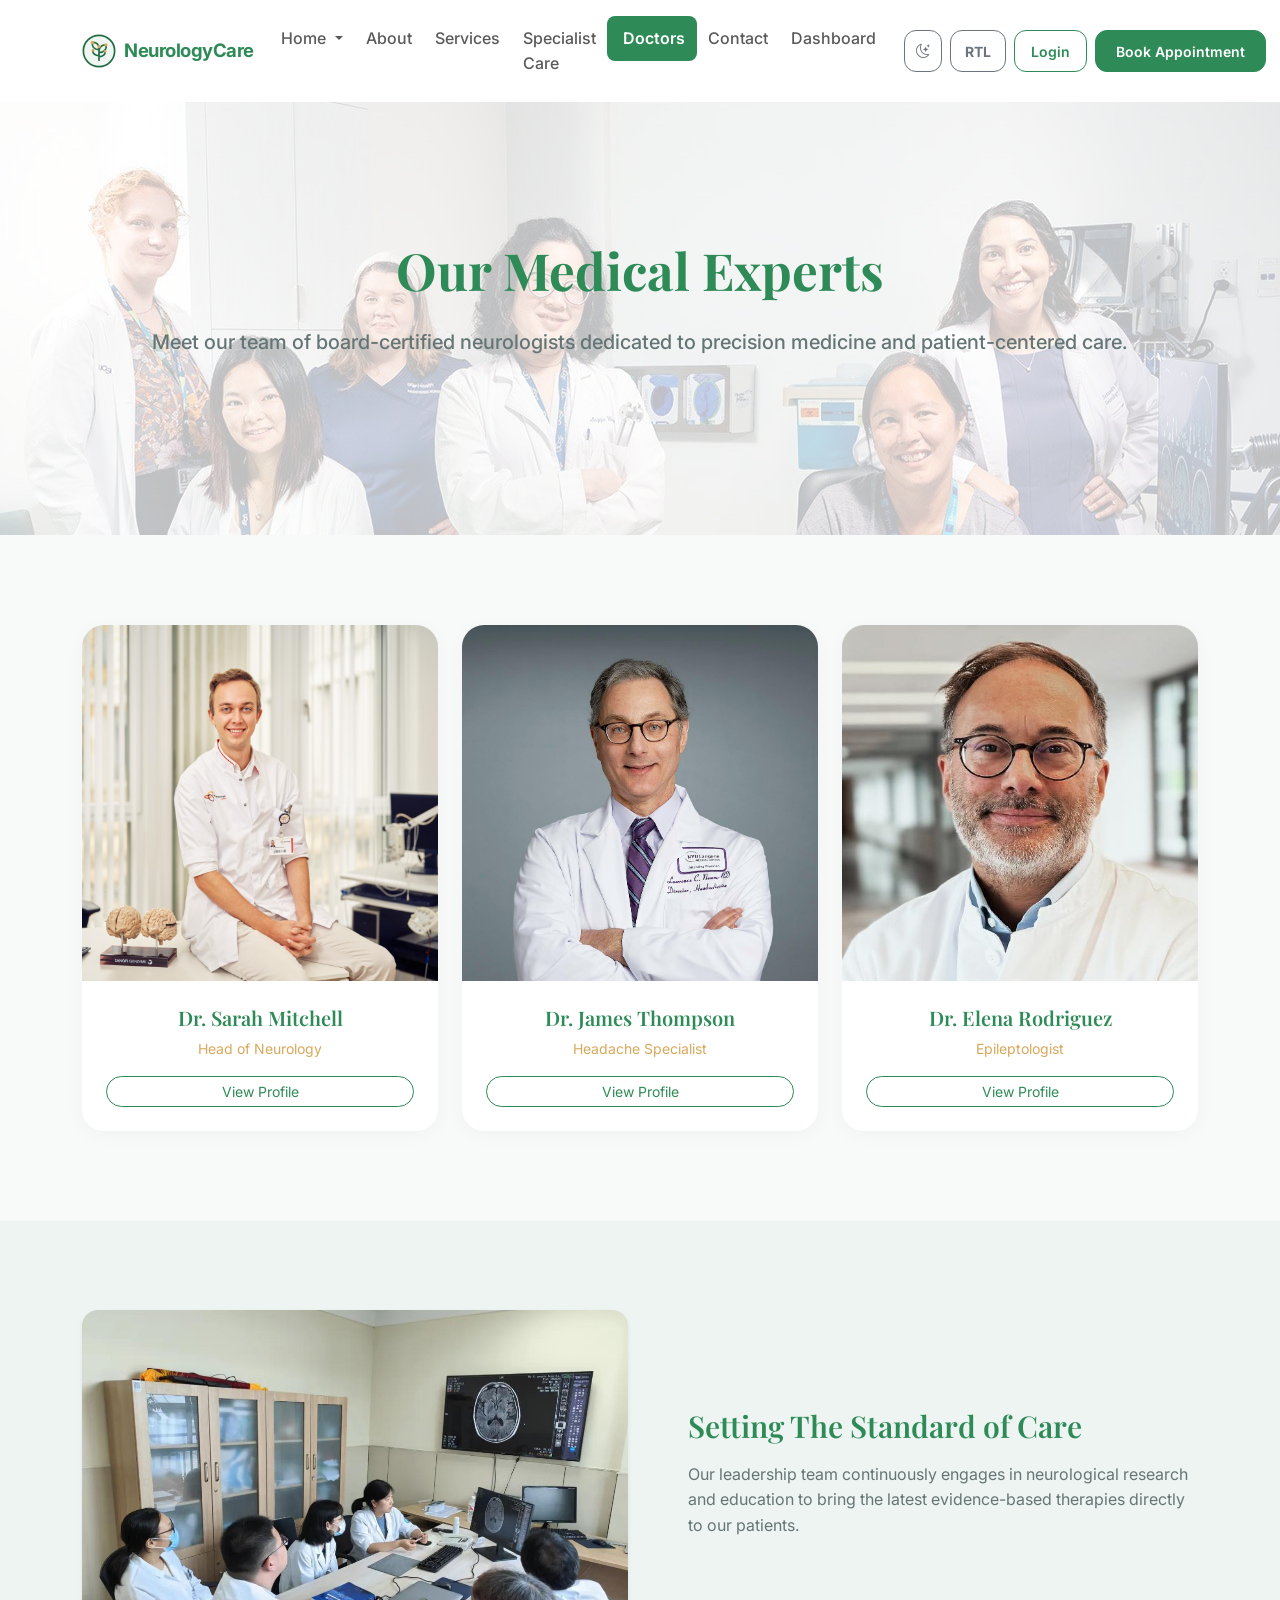
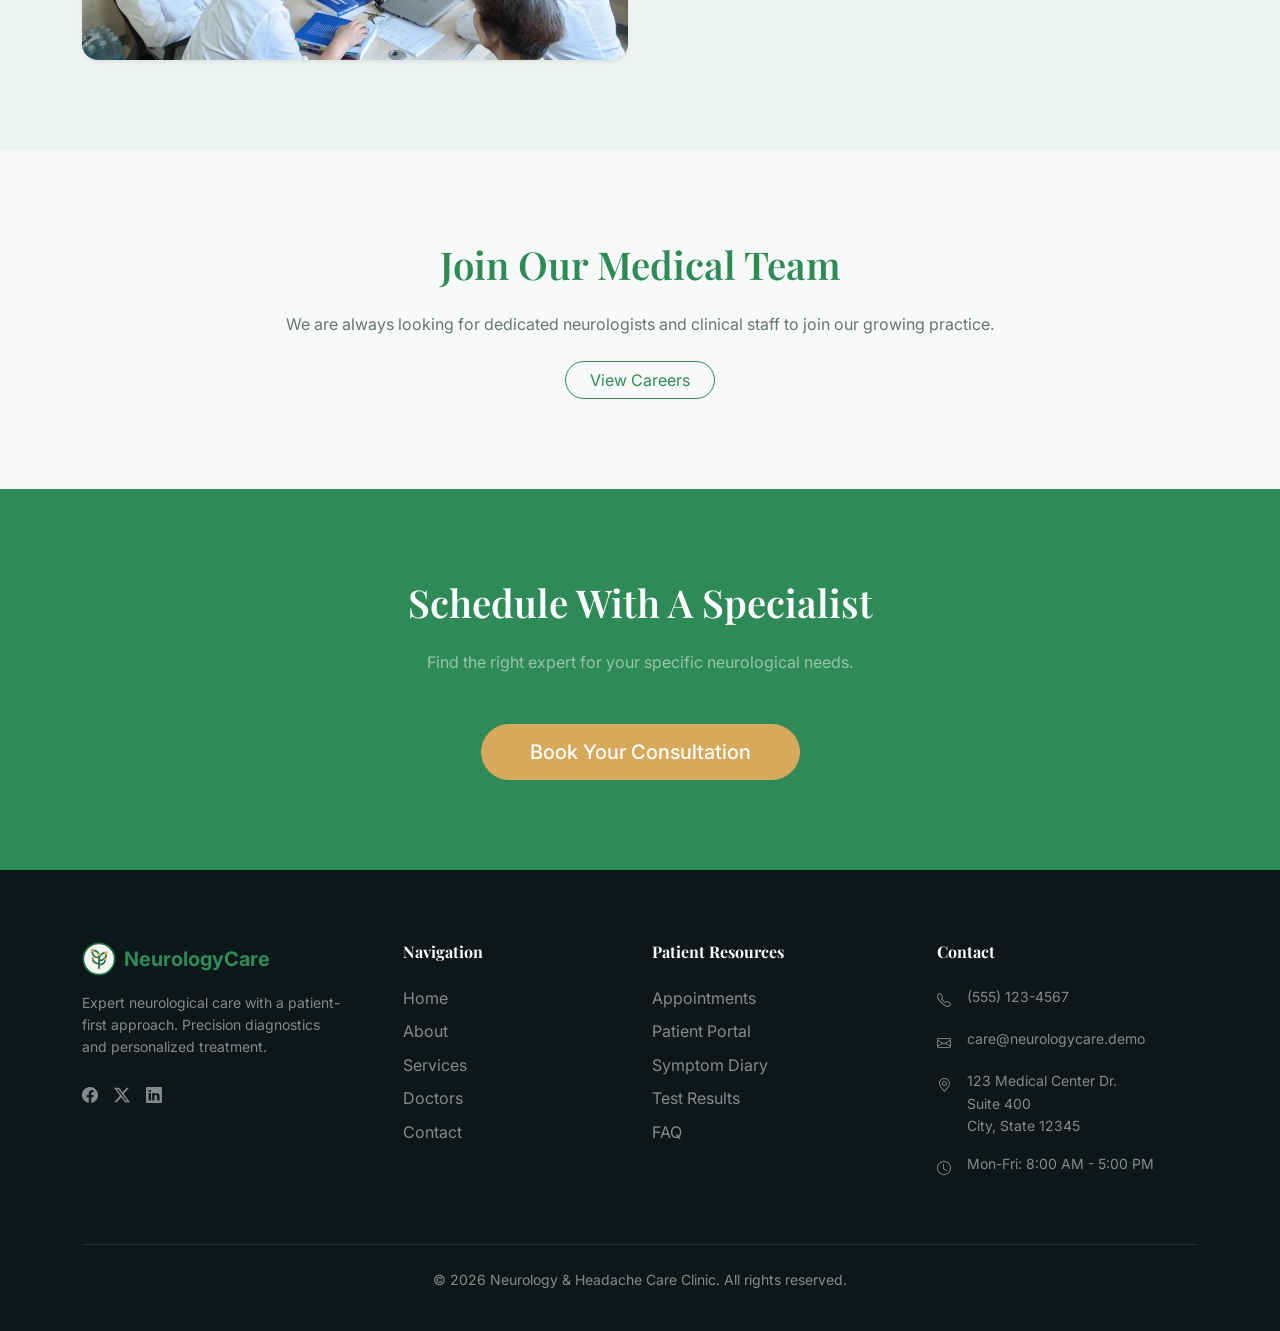
<file: doctors.html>
<!DOCTYPE html>

<html data-theme="light" dir="ltr" lang="en">
<head>
<meta charset="utf-8"/>
<meta content="width=device-width, initial-scale=1.0" name="viewport"/>
<meta content="Premium Neurology &amp; Headache Care Clinic offering specialized treatments for complex neurological conditions." name="description"/>
<title>Doctors - Neurology Clinic</title>
<link href="assets/images/logo.svg" rel="icon" type="image/svg\+xml"/>
<link crossorigin="anonymous" href="https://cdn.jsdelivr.net/npm/bootstrap@5.3.2/dist/css/bootstrap.min.css" rel="stylesheet"/>
<link rel="preconnect" href="https://fonts.googleapis.com"/>
<link rel="preconnect" href="https://fonts.gstatic.com" crossorigin/>
<link href="https://fonts.googleapis.com/css2?family=Inter:ital,wght@0,300;0,400;0,500;0,600;0,700;0,800;1,400;1,600&family=Playfair+Display:ital,wght@0,400;0,500;0,600;0,700;0,800;1,400;1,600;1,700&display=swap" rel="stylesheet"/>
<link href="assets/css/style.css" rel="stylesheet"/>
<link href="assets/css/dark-mode.css" rel="stylesheet"/>
<link href="assets/css/rtl.css" rel="stylesheet"/>
<link href="https://cdn.jsdelivr.net/npm/bootstrap-icons@1.11.1/font/bootstrap-icons.css" rel="stylesheet"/>
</head>
<body>
<nav class="navbar navbar-expand-xl fixed-top bg-white py-3">
<div class="container">
<a class="navbar-brand text-primary-brand fw-bold" href="index.html">
<img alt="NeurologyCare logo" class="logo-mark me-2 align-text-top" height="34" src="assets/images/logo.svg" width="34"/>NeurologyCare
            </a>
<button aria-controls="offcanvasNavbar" class="navbar-toggler border-0 shadow-none" data-bs-target="#offcanvasNavbar" data-bs-toggle="offcanvas" type="button">
<span class="navbar-toggler-icon"></span>
</button>
<div aria-labelledby="offcanvasNavbarLabel" class="offcanvas offcanvas-end" id="offcanvasNavbar" tabindex="-1">
<div class="offcanvas-header">
<h5 class="offcanvas-title text-primary-brand fw-bold" id="offcanvasNavbarLabel"><img alt="NeurologyCare logo" class="logo-mark me-2 align-text-top" height="34" src="assets/images/logo.svg" width="34"/>NeurologyCare</h5>
<button aria-label="Close" class="btn-close" data-bs-dismiss="offcanvas" type="button"></button>
</div>
<div class="offcanvas-body align-items-center">
<ul class="navbar-nav justify-content-center flex-grow-1 pe-3">
<li class="nav-item dropdown d-none d-xl-block">
<a aria-expanded="false" class="nav-link dropdown-toggle" data-bs-toggle="dropdown" href="#" role="button">
                                Home
                            </a>
<ul class="dropdown-menu border-0 shadow-sm">
<li><a class="dropdown-item" href="index.html">Home 1</a></li>
<li><a class="dropdown-item" href="home-2.html">Home 2</a></li>
</ul>
</li>
<li class="nav-item d-xl-none">
<a class="nav-link" href="index.html">Home 1</a>
</li>
<li class="nav-item d-xl-none">
<a class="nav-link" href="home-2.html">Home 2</a>
</li>
<li class="nav-item">
<a class="nav-link" href="about.html">About</a>
</li>
<li class="nav-item">
<a class="nav-link" href="services.html">Services</a>
</li>
<li class="nav-item">
<a class="nav-link" href="specialist-care.html">Specialist Care</a>
</li>
<li class="nav-item">
<a class="nav-link active" href="doctors.html">Doctors</a>
</li>
<li class="nav-item">
<a class="nav-link" href="contact.html">Contact</a>
</li>
<li class="nav-item">
<a class="nav-link" href="dashboard.html">Dashboard</a>
</li>
</ul>
<div class="d-flex flex-column flex-xl-row align-items-stretch align-items-xl-center gap-2 mt-4 mt-xl-0">
<div class="d-flex justify-content-center justify-content-xl-start gap-2 mb-2 mb-xl-0"><button aria-label="Toggle Dark Mode" class="btn btn-outline-secondary btn-sm rounded-circle px-2" id="theme-toggle">
<i class="bi bi-moon-stars"></i>
</button>
<button aria-label="Toggle RTL" class="btn btn-outline-secondary btn-sm px-3 rounded-pill fw-bold" id="rtl-toggle">
                            RTL
                        </button></div>
<a class="btn btn-outline-primary btn-sm px-3 rounded-pill" href="login.html">Login</a>
<a class="btn btn-primary btn-sm px-4 py-2 rounded-pill" href="appointments.html">Book
                            Appointment</a>
</div>
</div>
</div>
</div>
</nav>
<!-- SECTION 1: Hero -->
<header class="section-padding bg-soft d-flex align-items-center position-relative" style="margin-top: 76px; min-height: 400px; background: url('assets/images/doctors-hero.jpg') top center/cover no-repeat;">
<div class="position-absolute top-0 start-0 w-100 h-100 bg-white opacity-75"></div>
<div class="container text-center py-5 my-md-4 position-relative z-1">
<h1 class="text-primary-brand mb-4 fw-bold">Our Medical Experts</h1>
<p class="text-muted-brand lead max-w-700 mx-auto fw-medium">Meet our team of board-certified neurologists
                dedicated to precision medicine and patient-centered care.</p>
</div>
</header>
<!-- SECTION 2: Specialists Directory -->
<section class="section-padding">
<div class="container">
<div class="row g-4">
<div class="col-12 col-lg-4">
<div class="neuro-card p-0 overflow-hidden border-0 text-center">
<img alt="Dr. Sarah Mitchell" class="img-fluid w-100" src="assets/images/doctor1.jpg" style="aspect-ratio: 1/1; object-fit: cover;"/>
<div class="p-4">
<h5 class="text-primary-brand">Dr. Sarah Mitchell</h5>
<p class="text-accent small mb-3">Head of Neurology</p>
<a class="btn btn-outline-primary btn-sm rounded-pill w-100" href="appointments.html">View Profile</a>
</div>
</div>
</div>
<div class="col-12 col-lg-4">
<div class="neuro-card p-0 overflow-hidden border-0 text-center">
<img alt="Dr. James Thompson" class="img-fluid w-100" src="assets/images/doctor2.jpg" style="aspect-ratio: 1/1; object-fit: cover;"/>
<div class="p-4">
<h5 class="text-primary-brand">Dr. James Thompson</h5>
<p class="text-accent small mb-3">Headache Specialist</p>
<a class="btn btn-outline-primary btn-sm rounded-pill w-100" href="appointments.html">View Profile</a>
</div>
</div>
</div>
<div class="col-12 col-lg-4">
<div class="neuro-card p-0 overflow-hidden border-0 text-center">
<img alt="Dr. Elena Rodriguez" class="img-fluid w-100" src="assets/images/doctor3.jpg" style="aspect-ratio: 1/1; object-fit: cover;"/>
<div class="p-4">
<h5 class="text-primary-brand">Dr. Elena Rodriguez</h5>
<p class="text-accent small mb-3">Epileptologist</p>
<a class="btn btn-outline-primary btn-sm rounded-pill w-100" href="appointments.html">View Profile</a>
</div>
</div>
</div>
</div>
</div>
</section>
<!-- SECTION 3: Clinical Leadership -->
<section class="section-padding bg-soft">
<div class="container">
<div class="row align-items-center">
<div class="col-lg-6 mb-4 mb-lg-0">
<img alt="Clinical Leadership" class="img-fluid rounded-4 shadow-sm w-100" src="assets/images/clinical.jpg" style="object-fit: cover; height: 350px;"/>
</div>
<div class="col-lg-6 ps-lg-5">
<h3 class="text-primary-brand mb-3">Setting The Standard of Care</h3>
<p class="text-muted-brand mb-4">Our leadership team continuously engages in neurological research
                        and education to bring the latest evidence-based therapies directly to our patients.</p>
</div>
</div>
</div>
</section>
<!-- SECTION 4: Join Our Team -->
<section class="section-padding">
<div class="container text-center">
<h2 class="text-primary-brand mb-4">Join Our Medical Team</h2>
<p class="text-muted-brand max-w-700 mx-auto mb-4">We are always looking for dedicated neurologists and
                clinical staff to join our growing practice.</p>
<a class="btn btn-outline-dark rounded-pill px-4" href="contact.html">View Careers</a>
</div>
</section>
<!-- SECTION 5: CTA -->
<section class="section-padding bg-primary-brand text-white text-center">
<div class="container">
<h2 class="text-white mb-4">Schedule With A Specialist</h2>
<p class="mb-5 text-white-50 max-w-700 mx-auto">Find the right expert for your specific neurological needs.
            </p>
<a class="btn btn-accent btn-lg px-5" href="appointments.html">Book Your Consultation</a>
</div>
</section>
<footer class="bg-dark text-white pt-5 pb-4" style="background-color: #0B1718 !important;">
<div class="container pt-4">
<div class="row">
<!-- Column 1 -->
<div class="col-lg-3 col-md-6 mb-4 mb-lg-0">
<a class="navbar-brand text-primary-brand fw-bold d-inline-flex align-items-center mb-3 fs-5" href="index.html">
<img alt="NeurologyCare logo" class="logo-mark me-2 align-text-top" height="34" src="assets/images/logo.svg" width="34"/>NeurologyCare
                    </a>
<p class="text-white-50 small mb-4">Expert neurological care with a patient-first approach.
                        Precision diagnostics and personalized treatment.</p>
<div class="d-flex gap-3 social-icons">
<a class="text-white-50 text-decoration-none hover-white" href="#"><i class="bi bi-facebook"></i></a>
<a class="text-white-50 text-decoration-none hover-white" href="#"><i class="bi bi-twitter-x"></i></a>
<a class="text-white-50 text-decoration-none hover-white" href="#"><i class="bi bi-linkedin"></i></a>
</div>
</div>
<!-- Column 2 -->
<div class="col-lg-3 col-md-6 mb-4 mb-lg-0 ps-lg-5">
<h5 class="text-white mb-4 fs-6 fw-bold">Navigation</h5>
<ul class="list-unstyled">
<li class="mb-2"><a class="text-white-50 text-decoration-none" href="index.html">Home</a></li>
<li class="mb-2"><a class="text-white-50 text-decoration-none" href="about.html">About</a></li>
<li class="mb-2"><a class="text-white-50 text-decoration-none" href="services.html">Services</a>
</li>
<li class="mb-2"><a class="text-white-50 text-decoration-none" href="doctors.html">Doctors</a>
</li>
<li class="mb-2"><a class="text-white-50 text-decoration-none" href="contact.html">Contact</a>
</li>
</ul>
</div>
<!-- Column 3 -->
<div class="col-lg-3 col-md-6 mb-4 mb-lg-0">
<h5 class="text-white mb-4 fs-6 fw-bold">Patient Resources</h5>
<ul class="list-unstyled">
<li class="mb-2"><a class="text-white-50 text-decoration-none" href="appointments.html">Appointments</a></li>
<li class="mb-2"><a class="text-white-50 text-decoration-none" href="login.html">Patient
                                Portal</a></li>
<li class="mb-2"><a class="text-white-50 text-decoration-none" href="dashboard.html">Symptom Diary</a></li>
<li class="mb-2"><a class="text-white-50 text-decoration-none" href="dashboard.html">Test Results</a></li>
<li class="mb-2"><a class="text-white-50 text-decoration-none" href="services.html#serviceFaq">FAQ</a></li>
</ul>
</div>
<!-- Column 4 -->
<div class="col-lg-3 col-md-6">
<h5 class="text-white mb-4 fs-6 fw-bold">Contact</h5>
<ul class="list-unstyled text-white-50 small">
<li class="mb-3 d-flex"><i class="bi bi-telephone me-3 mt-1"></i> (555) 123-4567</li>
<li class="mb-3 d-flex"><i class="bi bi-envelope me-3 mt-1"></i> care@neurologycare.demo</li>
<li class="mb-3 d-flex"><i class="bi bi-geo-alt me-3 mt-1"></i> 123 Medical Center Dr.<br/>Suite
                            400<br/>City, State 12345</li>
<li class="d-flex"><i class="bi bi-clock me-3 mt-1"></i> Mon-Fri: 8:00 AM - 5:00 PM</li>
</ul>
</div>
</div>
<hr class="border-secondary mt-5 mb-4"/>
<div class="row align-items-center pb-3">
<div class="col-md-12 text-center mb-3 mb-md-0">
<p class="text-white-50 small mb-0">© 2026 Neurology &amp; Headache Care Clinic. All rights
                        reserved.</p>
</div>
</div>
</div>
</footer>
<!-- Scroll Top Button -->
<button aria-label="Scroll to top" class="btn btn-primary rounded-circle shadow" id="scrollTopBtn">
<i class="bi bi-arrow-up"></i>
</button>
<!-- Bootstrap JS Bundle -->
<script crossorigin="anonymous" src="https://cdn.jsdelivr.net/npm/bootstrap@5.3.2/dist/js/bootstrap.bundle.min.js"></script>
<!-- Custom JS -->
<script src="assets/js/main.js"></script>
</body>
</html>
</file>
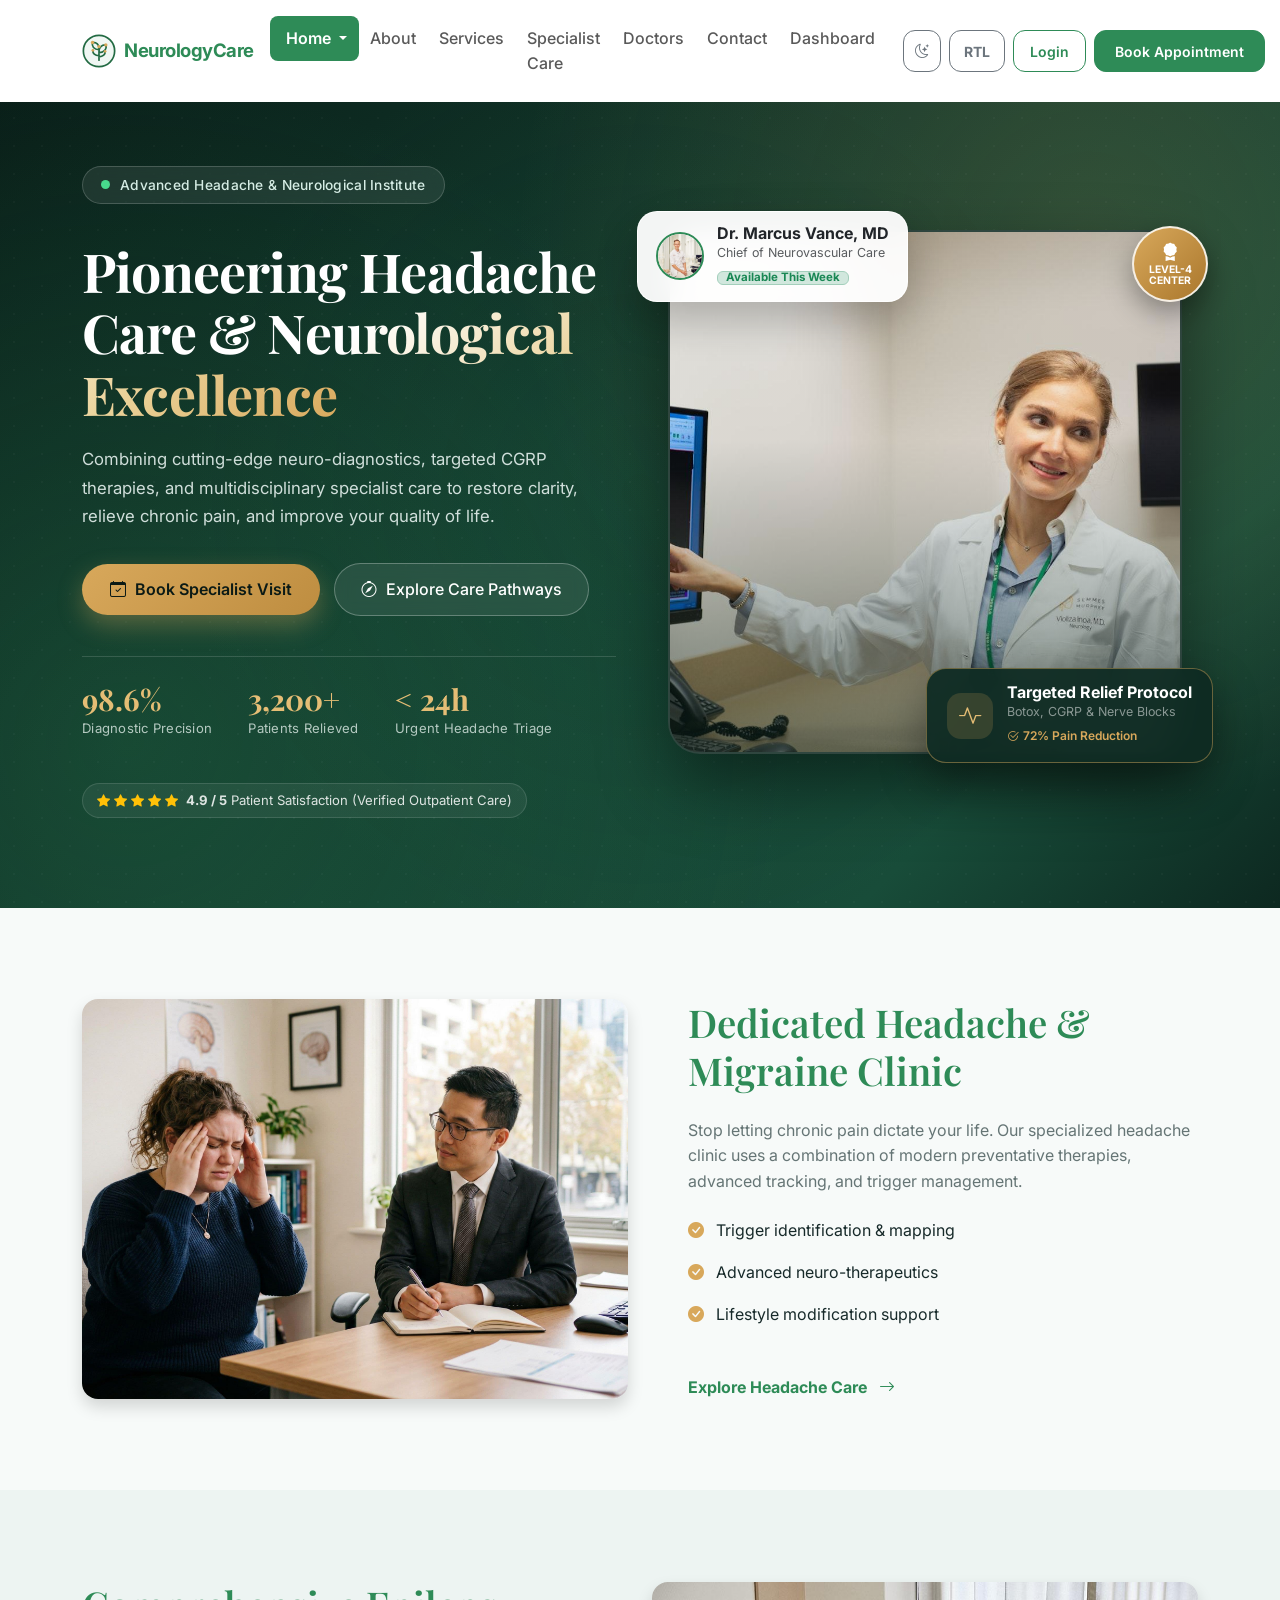
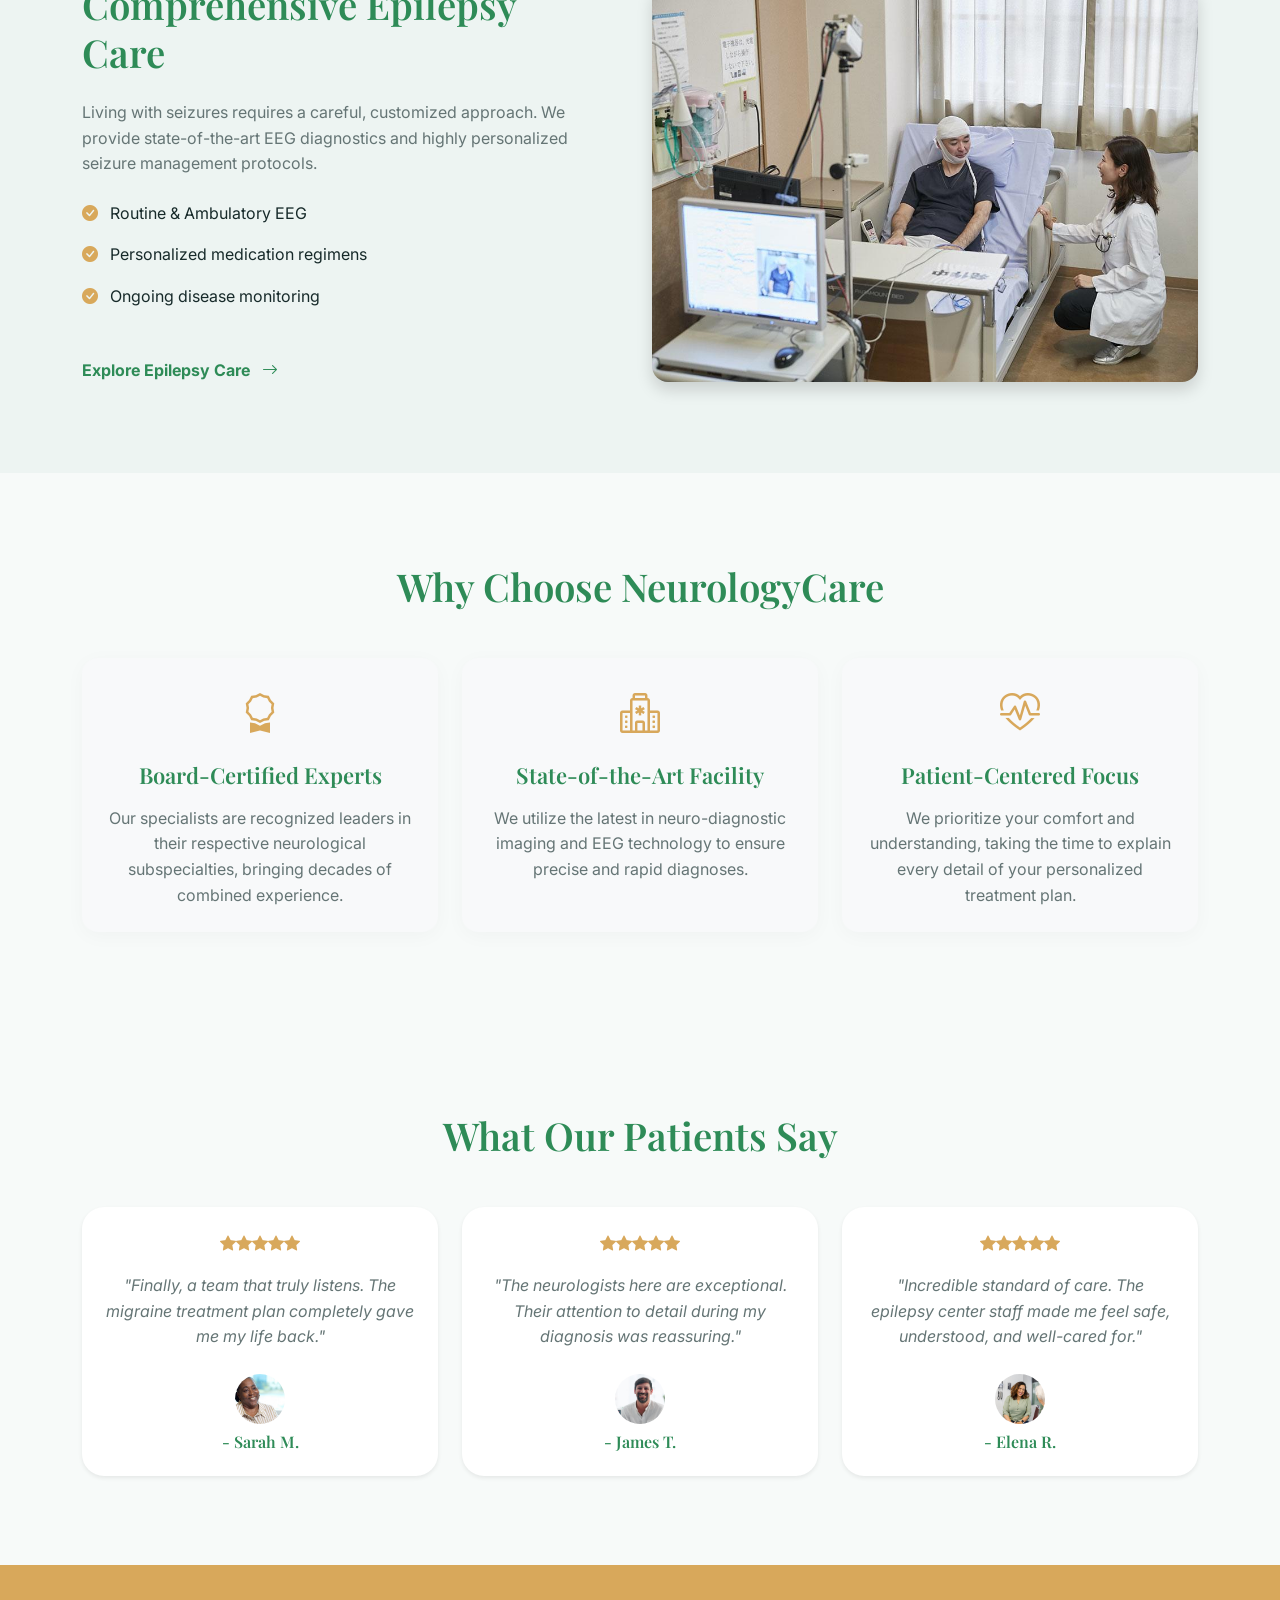
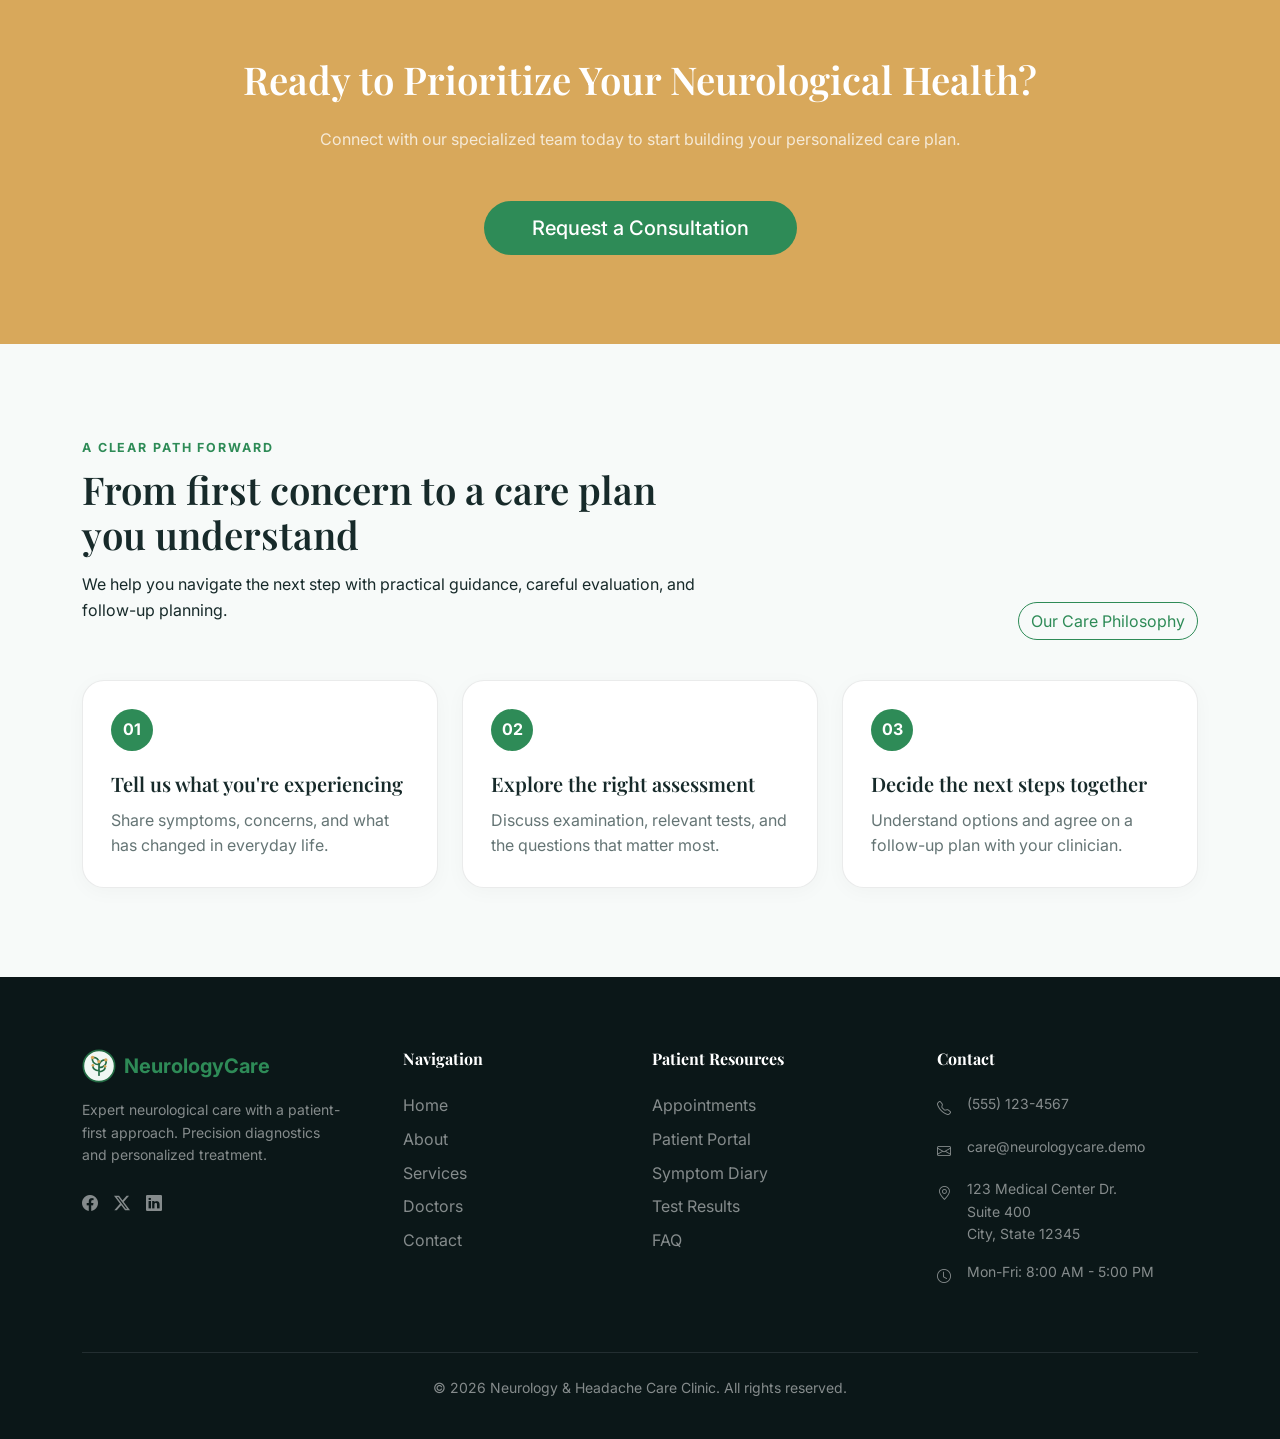
<file: home-2.html>
<!DOCTYPE html>

<html data-theme="light" dir="ltr" lang="en">

<head>
    <meta charset="utf-8" />
    <meta content="width=device-width, initial-scale=1.0" name="viewport" />
    <meta
        content="Premium Neurology &amp; Headache Care Clinic offering specialized treatments for complex neurological conditions."
        name="description" />
    <title>Home - Neurology &amp; Headache Care Clinic</title>
    <link href="assets/images/logo.svg" rel="icon" type="image/svg\+xml" />
    <link crossorigin="anonymous" href="https://cdn.jsdelivr.net/npm/bootstrap@5.3.2/dist/css/bootstrap.min.css"
        rel="stylesheet" />
    <link rel="preconnect" href="https://fonts.googleapis.com" />
    <link rel="preconnect" href="https://fonts.gstatic.com" crossorigin />
    <link
        href="https://fonts.googleapis.com/css2?family=Inter:ital,wght@0,300;0,400;0,500;0,600;0,700;0,800;1,400;1,600&family=Playfair+Display:ital,wght@0,400;0,500;0,600;0,700;0,800;1,400;1,600;1,700&display=swap"
        rel="stylesheet" />
    <link href="assets/css/style.css" rel="stylesheet" />
    <link href="assets/css/dark-mode.css" rel="stylesheet" />
    <link href="assets/css/rtl.css" rel="stylesheet" />
    <link href="https://cdn.jsdelivr.net/npm/bootstrap-icons@1.11.1/font/bootstrap-icons.css" rel="stylesheet" />
</head>

<body>
    <nav class="navbar navbar-expand-xl fixed-top bg-white py-3">
        <div class="container">
            <a class="navbar-brand text-primary-brand fw-bold" href="index.html">
                <img alt="NeurologyCare logo" class="logo-mark me-2 align-text-top" height="34"
                    src="assets/images/logo.svg" width="34" />NeurologyCare
            </a>
            <button aria-controls="offcanvasNavbar" class="navbar-toggler border-0 shadow-none"
                data-bs-target="#offcanvasNavbar" data-bs-toggle="offcanvas" type="button">
                <span class="navbar-toggler-icon"></span>
            </button>
            <div aria-labelledby="offcanvasNavbarLabel" class="offcanvas offcanvas-end" id="offcanvasNavbar"
                tabindex="-1">
                <div class="offcanvas-header">
                    <h5 class="offcanvas-title text-primary-brand fw-bold" id="offcanvasNavbarLabel"><img
                            alt="NeurologyCare logo" class="logo-mark me-2 align-text-top" height="34"
                            src="assets/images/logo.svg" width="34" />NeurologyCare</h5>
                    <button aria-label="Close" class="btn-close" data-bs-dismiss="offcanvas" type="button"></button>
                </div>
                <div class="offcanvas-body align-items-center">
                    <ul class="navbar-nav justify-content-center flex-grow-1 pe-3">
                        <li class="nav-item dropdown d-none d-xl-block">
                            <a aria-expanded="false" class="nav-link dropdown-toggle active" data-bs-toggle="dropdown"
                                href="#" role="button">
                                Home
                            </a>
                            <ul class="dropdown-menu border-0 shadow-sm">
                                <li><a class="dropdown-item" href="index.html">Home 1</a></li>
                                <li><a class="dropdown-item active" href="home-2.html">Home 2</a></li>
                            </ul>
                        </li>
                        <li class="nav-item d-xl-none">
                            <a class="nav-link" href="index.html">Home 1</a>
                        </li>
                        <li class="nav-item d-xl-none">
                            <a class="nav-link active" href="home-2.html">Home 2</a>
                        </li>
                        <li class="nav-item">
                            <a class="nav-link" href="about.html">About</a>
                        </li>
                        <li class="nav-item">
                            <a class="nav-link" href="services.html">Services</a>
                        </li>
                        <li class="nav-item">
                            <a class="nav-link" href="specialist-care.html">Specialist Care</a>
                        </li>
                        <li class="nav-item">
                            <a class="nav-link" href="doctors.html">Doctors</a>
                        </li>
                        <li class="nav-item">
                            <a class="nav-link" href="contact.html">Contact</a>
                        </li>
                        <li class="nav-item">
                            <a class="nav-link" href="dashboard.html">Dashboard</a>
                        </li>
                    </ul>
                    <div
                        class="d-flex flex-column flex-xl-row align-items-stretch align-items-xl-center gap-2 mt-4 mt-xl-0">
                        <div class="d-flex justify-content-center justify-content-xl-start gap-2 mb-2 mb-xl-0"><button
                                aria-label="Toggle Dark Mode"
                                class="btn btn-outline-secondary btn-sm rounded-circle px-2" id="theme-toggle">
                                <i class="bi bi-moon-stars"></i>
                            </button>
                            <button aria-label="Toggle RTL"
                                class="btn btn-outline-secondary btn-sm px-3 rounded-pill fw-bold" id="rtl-toggle">
                                RTL
                            </button>
                        </div>
                        <a class="btn btn-outline-primary btn-sm px-3 rounded-pill" href="login.html">Login</a>
                        <a class="btn btn-primary btn-sm px-4 py-2 rounded-pill" href="appointments.html">Book
                            Appointment</a>
                    </div>
                </div>
            </div>
        </div>
    </nav>
    <!-- SECTION 1: Redesigned Executive Care & Clinical Research Hero -->
    <header class="home2-hero" id="home2-hero" style="margin-top: 76px;">
        <div class="container position-relative z-2">
            <div class="row align-items-center gy-5">
                <!-- Left Column: Clinical Focus & Patient Action Hub -->
                <div class="col-lg-6 text-center text-lg-start pe-lg-4">
                    <div class="d-inline-flex mb-3">
                        <span class="home2-hero-badge">
                            <span class="home2-pulse-dot"></span>
                            <span>Advanced Headache &amp; Neurological Institute</span>
                        </span>
                    </div>
                    <h1 class="home2-hero-title">
                        Pioneering Headache Care &amp; <span class="home2-hero-highlight">Neurological Excellence</span>
                    </h1>
                    <p class="home2-hero-lead">
                        Combining cutting-edge neuro-diagnostics, targeted CGRP therapies, and multidisciplinary
                        specialist care to restore clarity, relieve chronic pain, and improve your quality of life.
                    </p>
                    <div class="home2-cta-wrap justify-content-center justify-content-lg-start">
                        <a class="home2-btn-accent" href="appointments.html">
                            <i class="bi bi-calendar-check"></i>
                            <span>Book Specialist Visit</span>
                        </a>
                        <a class="home2-btn-ghost" href="specialist-care.html">
                            <i class="bi bi-compass"></i>
                            <span>Explore Care Pathways</span>
                        </a>
                    </div>
                    <!-- Trust & Key Clinical Metrics -->
                    <div class="home2-metrics-row justify-content-center justify-content-lg-start">
                        <div class="home2-metric-item">
                            <span class="home2-metric-num">98.6%</span>
                            <span class="home2-metric-label">Diagnostic Precision</span>
                        </div>
                        <div class="home2-metric-item">
                            <span class="home2-metric-num">3,200+</span>
                            <span class="home2-metric-label">Patients Relieved</span>
                        </div>
                        <div class="home2-metric-item">
                            <span class="home2-metric-num">&lt; 24h</span>
                            <span class="home2-metric-label">Urgent Headache Triage</span>
                        </div>
                        <div class="w-100 d-none d-sm-block mt-1"></div>
                        <div class="home2-trust-badge">
                            <span class="text-warning">
                                <i class="bi bi-star-fill"></i>
                                <i class="bi bi-star-fill"></i>
                                <i class="bi bi-star-fill"></i>
                                <i class="bi bi-star-fill"></i>
                                <i class="bi bi-star-fill"></i>
                            </span>
                            <span><strong>4.9 / 5</strong> Patient Satisfaction (Verified Outpatient Care)</span>
                        </div>
                    </div>
                </div>
                <!-- Right Column: Layered Multi-Dimensional Visual Showcase -->
                <div class="col-lg-6">
                    <div class="home2-visual-wrapper">
                        <!-- Main Image Frame -->
                        <div class="home2-main-frame">
                            <img alt="Neurology Clinical Consultation" class="img-fluid"
                                src="assets/images/home2-hero.jpg" />
                            <div class="home2-frame-overlay"></div>
                        </div>
                        <!-- Floating Card 1: Senior Specialist Badge -->
                        <div class="home2-float-doctor">
                            <img alt="Dr. Marcus Vance" src="assets/images/doctor1.jpg" />
                            <div>
                                <div class="fw-bold text-dark fs-6"
                                    style="font-family: var(--font-body); line-height: 1.2;">Dr. Marcus Vance, MD</div>
                                <small class="text-muted d-block" style="font-size: 0.78rem;">Chief of Neurovascular
                                    Care</small>
                                <span
                                    class="badge bg-success-subtle text-success border border-success-subtle px-2 py-0 mt-1"
                                    style="font-size: 0.72rem;">Available This Week</span>
                            </div>
                        </div>
                        <!-- Floating Card 2: Rapid Relief Pathway -->
                        <div class="home2-float-diagnostic">
                            <div class="home2-float-icon-box">
                                <i class="bi bi-activity"></i>
                            </div>
                            <div>
                                <div class="fw-bold fs-6 text-white"
                                    style="font-family: var(--font-body); line-height: 1.2;">Targeted Relief Protocol
                                </div>
                                <small class="text-white-50 d-block" style="font-size: 0.78rem;">Botox, CGRP &amp; Nerve
                                    Blocks</small>
                                <span class="text-accent fw-semibold" style="font-size: 0.75rem;"><i
                                        class="bi bi-check2-circle me-1"></i>72% Pain Reduction</span>
                            </div>
                        </div>
                        <!-- Seal Badge -->
                        <div class="home2-seal-badge">
                            <i class="bi bi-award-fill"></i>
                            <span>Level-4<br />Center</span>
                        </div>
                    </div>
                </div>
            </div>
        </div>
    </header>
    <!-- SECTION 2: Alternating Features - Headache Care -->
    <section class="section-padding">
        <div class="container">
            <div class="row align-items-center">
                <div class="col-lg-6 mb-4 mb-lg-0">
                    <img alt="Headache Clinic" class="img-fluid rounded-4 shadow w-100" src="assets/images/explore.jpg"
                        style="object-fit: cover; height: 400px;" />
                </div>
                <div class="col-lg-6 ps-lg-5">
                    <h2 class="text-primary-brand mb-4">Dedicated Headache &amp; Migraine Clinic</h2>
                    <p class="text-muted-brand mb-4">Stop letting chronic pain dictate your life. Our specialized
                        headache clinic uses a combination of modern preventative therapies, advanced tracking, and
                        trigger management.</p>
                    <ul class="list-unstyled mb-5">
                        <li class="mb-3"><i class="bi bi-check-circle-fill text-accent me-2"></i> Trigger identification
                            &amp; mapping</li>
                        <li class="mb-3"><i class="bi bi-check-circle-fill text-accent me-2"></i> Advanced
                            neuro-therapeutics</li>
                        <li class="mb-3"><i class="bi bi-check-circle-fill text-accent me-2"></i> Lifestyle modification
                            support</li>
                    </ul>
                    <a class="explore-link fw-bold text-decoration-none" href="specialist-care.html">Explore Headache
                        Care <i class="bi bi-arrow-right ms-2"></i></a>
                </div>
            </div>
        </div>
    </section>
    <!-- SECTION 3: Alternating Features - Epilepsy Care -->
    <section class="section-padding bg-soft">
        <div class="container">
            <div class="row align-items-center flex-row-reverse">
                <div class="col-lg-6 mb-4 mb-lg-0">
                    <img alt="Epilepsy Center" class="img-fluid rounded-4 shadow w-100" src="assets/images/epilepsy.jpg"
                        style="object-fit: cover; height: 400px;" />
                </div>
                <div class="col-lg-6 pe-lg-5">
                    <h2 class="text-primary-brand mb-4">Comprehensive Epilepsy Care</h2>
                    <p class="text-muted-brand mb-4">Living with seizures requires a careful, customized approach. We
                        provide state-of-the-art EEG diagnostics and highly personalized seizure management protocols.
                    </p>
                    <ul class="list-unstyled mb-5">
                        <li class="mb-3"><i class="bi bi-check-circle-fill text-accent me-2"></i> Routine &amp;
                            Ambulatory
                            EEG</li>
                        <li class="mb-3"><i class="bi bi-check-circle-fill text-accent me-2"></i> Personalized
                            medication regimens</li>
                        <li class="mb-3"><i class="bi bi-check-circle-fill text-accent me-2"></i> Ongoing disease
                            monitoring</li>
                    </ul>
                    <a class="explore-link fw-bold text-decoration-none" href="specialist-care.html">Explore Epilepsy
                        Care
                        <i class="bi bi-arrow-right ms-2"></i></a>
                </div>
            </div>
        </div>
    </section>
    <!-- SECTION 3.5: Why Choose Us -->
    <section class="section-padding">
        <div class="container text-center">
            <h2 class="text-primary-brand mb-5">Why Choose NeurologyCare</h2>
            <div class="row g-4">
                <div class="col-md-4">
                    <div class="neuro-card bg-light border-0 p-4 h-100 rounded-4 transition-hover">
                        <i class="bi bi-award fs-1 text-accent mb-3 d-block"></i>
                        <h4 class="text-primary-brand mb-3">Board-Certified Experts</h4>
                        <p class="text-muted-brand mb-0">Our specialists are recognized leaders in their respective
                            neurological subspecialties, bringing decades of combined experience.</p>
                    </div>
                </div>
                <div class="col-md-4">
                    <div class="neuro-card bg-light border-0 p-4 h-100 rounded-4 transition-hover">
                        <i class="bi bi-hospital fs-1 text-accent mb-3 d-block"></i>
                        <h4 class="text-primary-brand mb-3">State-of-the-Art Facility</h4>
                        <p class="text-muted-brand mb-0">We utilize the latest in neuro-diagnostic imaging and EEG
                            technology to ensure precise and rapid diagnoses.</p>
                    </div>
                </div>
                <div class="col-md-4">
                    <div class="neuro-card bg-light border-0 p-4 h-100 rounded-4 transition-hover">
                        <i class="bi bi-heart-pulse fs-1 text-accent mb-3 d-block"></i>
                        <h4 class="text-primary-brand mb-3">Patient-Centered Focus</h4>
                        <p class="text-muted-brand mb-0">We prioritize your comfort and understanding, taking the time
                            to explain every detail of your personalized treatment plan.</p>
                    </div>
                </div>
            </div>
        </div>
    </section>
    <!-- SECTION 4: Testimonials -->
    <section class="section-padding">
        <div class="container text-center">
            <h2 class="text-primary-brand mb-5">What Our Patients Say</h2>
            <div class="row g-4 justify-content-center">
                <div class="col-md-4">
                    <div class="neuro-card bg-white shadow-sm border-0 p-4 h-100 d-flex flex-column">
                        <div class="text-accent mb-3">
                            <i class="bi bi-star-fill"></i><i class="bi bi-star-fill"></i><i
                                class="bi bi-star-fill"></i><i class="bi bi-star-fill"></i><i
                                class="bi bi-star-fill"></i>
                        </div>
                        <p class="text-muted-brand fst-italic mb-4">"Finally, a team that truly listens. The migraine
                            treatment plan completely gave me my life back."</p>
                        <div
                            class="d-flex flex-column flex-md-row align-items-center mt-auto text-center text-md-start">
                            <img class="rounded-circle me-md-3 mb-2 mb-md-0" height="50" src="assets/images/testi1.jpg"
                                style="object-fit:cover;" width="50" />
                            <h6 class="text-primary-brand mb-0">- Sarah M.</h6>
                        </div>
                    </div>
                </div>
                <div class="col-md-4">
                    <div class="neuro-card bg-white shadow-sm border-0 p-4 h-100 d-flex flex-column">
                        <div class="text-accent mb-3">
                            <i class="bi bi-star-fill"></i><i class="bi bi-star-fill"></i><i
                                class="bi bi-star-fill"></i><i class="bi bi-star-fill"></i><i
                                class="bi bi-star-fill"></i>
                        </div>
                        <p class="text-muted-brand fst-italic mb-4">"The neurologists here are exceptional. Their
                            attention to detail during my diagnosis was reassuring."</p>
                        <div
                            class="d-flex flex-column flex-md-row align-items-center mt-auto text-center text-md-start">
                            <img class="rounded-circle me-md-3 mb-2 mb-md-0" height="50" src="assets/images/testi2.jpg"
                                style="object-fit:cover;" width="50" />
                            <h6 class="text-primary-brand mb-0">- James T.</h6>
                        </div>
                    </div>
                </div>
                <div class="col-md-4">
                    <div class="neuro-card bg-white shadow-sm border-0 p-4 h-100 d-flex flex-column">
                        <div class="text-accent mb-3">
                            <i class="bi bi-star-fill"></i><i class="bi bi-star-fill"></i><i
                                class="bi bi-star-fill"></i><i class="bi bi-star-fill"></i><i
                                class="bi bi-star-fill"></i>
                        </div>
                        <p class="text-muted-brand fst-italic mb-4">"Incredible standard of care. The epilepsy center
                            staff made me feel safe, understood, and well-cared for."</p>
                        <div
                            class="d-flex flex-column flex-md-row align-items-center mt-auto text-center text-md-start">
                            <img class="rounded-circle me-md-3 mb-2 mb-md-0" height="50" src="assets/images/testi3.jpg"
                                style="object-fit:cover;" width="50" />
                            <h6 class="text-primary-brand mb-0">- Elena R.</h6>
                        </div>
                    </div>
                </div>
            </div>
        </div>
    </section>
    <!-- SECTION 5: CTA (Accent Variant) -->
    <section class="section-padding text-center" style="background-color: var(--accent);">
        <div class="container">
            <h2 class="text-white mb-4">Ready to Prioritize Your Neurological Health?</h2>
            <p class="mb-5 text-white max-w-700 mx-auto opacity-75">Connect with our specialized team today to start
                building your personalized care plan.</p>
            <a class="btn btn-primary btn-lg px-5 border-0" href="appointments.html">Request a Consultation</a>
        </div>
    </section>
    <section class="section-padding neuro-patient-journey">
        <div class="container">
            <div class="row align-items-end g-4">
                <div class="col-lg-7"><span class="eyebrow">A CLEAR PATH FORWARD</span>
                    <h2 class="section-title mt-2">From first concern to a care plan you understand</h2>
                    <p>We help you navigate the next step with practical guidance, careful evaluation, and follow-up
                        planning.</p>
                </div>
                <div class="col-lg-5 text-lg-end"><a class="btn btn-outline-primary rounded-pill" href="about.html">Our
                        Care Philosophy</a></div>
            </div>
            <div class="row g-4 mt-3">
                <div class="col-md-4">
                    <article class="journey-card h-100"><span>01</span>
                        <h3>Tell us what you're experiencing</h3>
                        <p>Share symptoms, concerns, and what has changed in everyday life.</p>
                    </article>
                </div>
                <div class="col-md-4">
                    <article class="journey-card h-100"><span>02</span>
                        <h3>Explore the right assessment</h3>
                        <p>Discuss examination, relevant tests, and the questions that matter most.</p>
                    </article>
                </div>
                <div class="col-md-4">
                    <article class="journey-card h-100"><span>03</span>
                        <h3>Decide the next steps together</h3>
                        <p>Understand options and agree on a follow-up plan with your clinician.</p>
                    </article>
                </div>
            </div>
        </div>
    </section>
    <footer class="bg-dark text-white pt-5 pb-4" style="background-color: #0B1718 !important;">
        <div class="container pt-4">
            <div class="row">
                <!-- Column 1 -->
                <div class="col-lg-3 col-md-6 mb-4 mb-lg-0">
                    <a class="navbar-brand text-primary-brand fw-bold d-inline-flex align-items-center mb-3 fs-5"
                        href="index.html">
                        <img alt="NeurologyCare logo" class="logo-mark me-2 align-text-top" height="34"
                            src="assets/images/logo.svg" width="34" />NeurologyCare
                    </a>
                    <p class="text-white-50 small mb-4">Expert neurological care with a patient-first approach.
                        Precision diagnostics and personalized treatment.</p>
                    <div class="d-flex gap-3 social-icons">
                        <a class="text-white-50 text-decoration-none hover-white" href="#"><i
                                class="bi bi-facebook"></i></a>
                        <a class="text-white-50 text-decoration-none hover-white" href="#"><i
                                class="bi bi-twitter-x"></i></a>
                        <a class="text-white-50 text-decoration-none hover-white" href="#"><i
                                class="bi bi-linkedin"></i></a>
                    </div>
                </div>
                <!-- Column 2 -->
                <div class="col-lg-3 col-md-6 mb-4 mb-lg-0 ps-lg-5">
                    <h5 class="text-white mb-4 fs-6 fw-bold">Navigation</h5>
                    <ul class="list-unstyled">
                        <li class="mb-2"><a class="text-white-50 text-decoration-none" href="index.html">Home</a></li>
                        <li class="mb-2"><a class="text-white-50 text-decoration-none" href="about.html">About</a></li>
                        <li class="mb-2"><a class="text-white-50 text-decoration-none" href="services.html">Services</a>
                        </li>
                        <li class="mb-2"><a class="text-white-50 text-decoration-none" href="doctors.html">Doctors</a>
                        </li>
                        <li class="mb-2"><a class="text-white-50 text-decoration-none" href="contact.html">Contact</a>
                        </li>
                    </ul>
                </div>
                <!-- Column 3 -->
                <div class="col-lg-3 col-md-6 mb-4 mb-lg-0">
                    <h5 class="text-white mb-4 fs-6 fw-bold">Patient Resources</h5>
                    <ul class="list-unstyled">
                        <li class="mb-2"><a class="text-white-50 text-decoration-none"
                                href="appointments.html">Appointments</a></li>
                        <li class="mb-2"><a class="text-white-50 text-decoration-none" href="login.html">Patient
                                Portal</a></li>
                        <li class="mb-2"><a class="text-white-50 text-decoration-none" href="dashboard.html">Symptom
                                Diary</a></li>
                        <li class="mb-2"><a class="text-white-50 text-decoration-none" href="dashboard.html">Test
                                Results</a></li>
                        <li class="mb-2"><a class="text-white-50 text-decoration-none"
                                href="services.html#serviceFaq">FAQ</a></li>
                    </ul>
                </div>
                <!-- Column 4 -->
                <div class="col-lg-3 col-md-6">
                    <h5 class="text-white mb-4 fs-6 fw-bold">Contact</h5>
                    <ul class="list-unstyled text-white-50 small">
                        <li class="mb-3 d-flex"><i class="bi bi-telephone me-3 mt-1"></i> (555) 123-4567</li>
                        <li class="mb-3 d-flex"><i class="bi bi-envelope me-3 mt-1"></i> care@neurologycare.demo</li>
                        <li class="mb-3 d-flex"><i class="bi bi-geo-alt me-3 mt-1"></i> 123 Medical Center
                            Dr.<br />Suite
                            400<br />City, State 12345</li>
                        <li class="d-flex"><i class="bi bi-clock me-3 mt-1"></i> Mon-Fri: 8:00 AM - 5:00 PM</li>
                    </ul>
                </div>
            </div>
            <hr class="border-secondary mt-5 mb-4" />
            <div class="row align-items-center pb-3">
                <div class="col-md-12 text-center mb-3 mb-md-0">
                    <p class="text-white-50 small mb-0">© 2026 Neurology &amp; Headache Care Clinic. All rights
                        reserved.</p>
                </div>
            </div>
        </div>
    </footer>
    <!-- Scroll Top Button -->
    <button aria-label="Scroll to top" class="btn btn-primary rounded-circle shadow" id="scrollTopBtn">
        <i class="bi bi-arrow-up"></i>
    </button>
    <script crossorigin="anonymous"
        src="https://cdn.jsdelivr.net/npm/bootstrap@5.3.2/dist/js/bootstrap.bundle.min.js"></script>
    <script src="assets/js/main.js"></script>
</body>

</html>
</file>
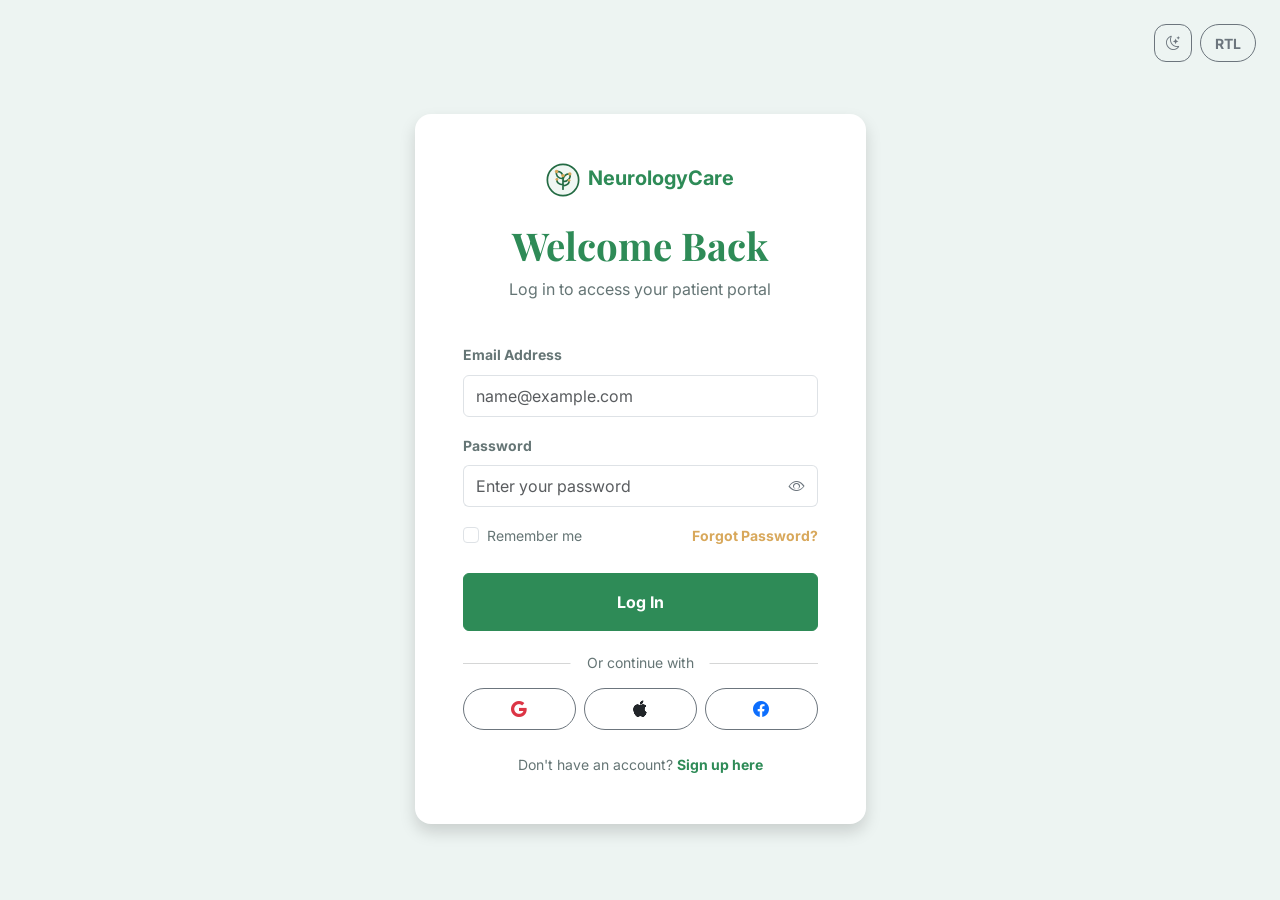
<file: login.html>
<!DOCTYPE html>

<html data-theme="light" dir="ltr" lang="en">
<head>
<meta charset="utf-8"/>
<meta content="width=device-width, initial-scale=1.0" name="viewport"/>
<meta content="Premium Neurology &amp; Headache Care Clinic offering specialized treatments for complex neurological conditions." name="description"/>
<title>Login - Neurology Clinic</title>
<link href="assets/images/logo.svg" rel="icon" type="image/svg\+xml"/>
<link crossorigin="anonymous" href="https://cdn.jsdelivr.net/npm/bootstrap@5.3.2/dist/css/bootstrap.min.css" rel="stylesheet"/>
<link rel="preconnect" href="https://fonts.googleapis.com"/>
<link rel="preconnect" href="https://fonts.gstatic.com" crossorigin/>
<link href="https://fonts.googleapis.com/css2?family=Inter:ital,wght@0,300;0,400;0,500;0,600;0,700;0,800;1,400;1,600&family=Playfair+Display:ital,wght@0,400;0,500;0,600;0,700;0,800;1,400;1,600;1,700&display=swap" rel="stylesheet"/>
<link href="assets/css/style.css" rel="stylesheet"/>
<link href="assets/css/dark-mode.css" rel="stylesheet"/>
<link href="assets/css/rtl.css" rel="stylesheet"/>
<link href="https://cdn.jsdelivr.net/npm/bootstrap-icons@1.11.1/font/bootstrap-icons.css" rel="stylesheet"/>
</head>
<body>
<div class="min-vh-100 bg-soft d-flex flex-column">
<div class="d-flex justify-content-end p-3 p-md-4 w-100">
<div class="d-flex align-items-center gap-2">
<button aria-label="Toggle Dark Mode" class="btn btn-outline-secondary btn-sm rounded-circle px-2" id="theme-toggle">
<i class="bi bi-moon-stars"></i>
</button>
<button aria-label="Toggle RTL" class="btn btn-outline-secondary btn-sm px-3 rounded-pill fw-bold" id="rtl-toggle">
                    RTL
                </button>
</div>
</div>
<div class="container flex-grow-1 d-flex flex-column justify-content-center py-4 mb-5">
<div class="row justify-content-center">
<div class="col-md-8 col-lg-7 col-xl-5">
<div class="neuro-card bg-white border-0 shadow p-4 p-md-5 rounded-4">
<div class="text-center mb-4">
<a class="text-primary-brand fw-bold d-inline-block mb-4 fs-5 text-decoration-none" href="index.html">
<img alt="NeurologyCare logo" class="logo-mark me-2 align-text-top" height="34" src="assets/images/logo.svg" width="34"/>NeurologyCare
                            </a>
<h2 class="text-primary-brand fw-bold mb-2">Welcome Back</h2>
<p class="text-muted-brand">Log in to access your patient portal</p>
</div>
<form action="dashboard.html">
<div class="mb-3">
<label class="form-label fw-bold text-muted-brand small">Email Address</label>
<input class="form-control py-2" placeholder="name@example.com" required="" type="email"/>
</div>
<div class="mb-3">
<label class="form-label fw-bold text-muted-brand small">Password</label>
<div class="input-group">
<input class="form-control py-2 border-end-0" placeholder="Enter your password" required="" type="password"/>
<button class="btn btn-outline-secondary border-start-0 border" type="button"><i class="bi bi-eye"></i></button>
</div>
</div>
<div class="d-flex justify-content-between align-items-center mb-4">
<div class="form-check mb-0">
<input class="form-check-input" id="rememberMe" type="checkbox"/>
<label class="form-check-label text-muted-brand small" for="rememberMe">Remember
                                        me</label>
</div>
<a class="text-accent text-decoration-none small fw-bold auth-link" href="#">Forgot
                                    Password?</a>
</div>
<button class="btn btn-primary w-100 py-2 rounded-pill fw-bold mb-2" type="submit">Log
                                In</button>
<div class="position-relative my-4">
<hr class="text-muted opacity-25"/>
<span class="position-absolute top-50 start-50 translate-middle bg-white px-3 text-muted-brand small">Or
                                    continue with</span>
</div>
<div class="row g-2 mb-4">
<div class="col-4">
<button class="btn btn-outline-secondary social-btn w-100 py-2 rounded-pill fw-bold text-dark border-opacity-50" type="button">
<i class="bi bi-google text-danger"></i>
</button>
</div>
<div class="col-4">
<button class="btn btn-outline-secondary social-btn w-100 py-2 rounded-pill fw-bold text-dark border-opacity-50" type="button">
<i class="bi bi-apple"></i>
</button>
</div>
<div class="col-4">
<button class="btn btn-outline-secondary social-btn w-100 py-2 rounded-pill fw-bold text-dark border-opacity-50" type="button">
<i class="bi bi-facebook text-primary"></i>
</button>
</div>
</div>
<p class="text-center text-muted-brand mb-0 small">
                                Don't have an account? <a class="text-primary-brand text-decoration-none fw-bold auth-link" href="signup.html">Sign up here</a>
</p>
</form>
</div>
</div>
</div>
</div>
</div><!-- Bootstrap JS Bundle -->
<script crossorigin="anonymous" src="https://cdn.jsdelivr.net/npm/bootstrap@5.3.2/dist/js/bootstrap.bundle.min.js"></script>
<!-- Custom JS -->
<script src="assets/js/main.js"></script>
</body>
</html>
</file>
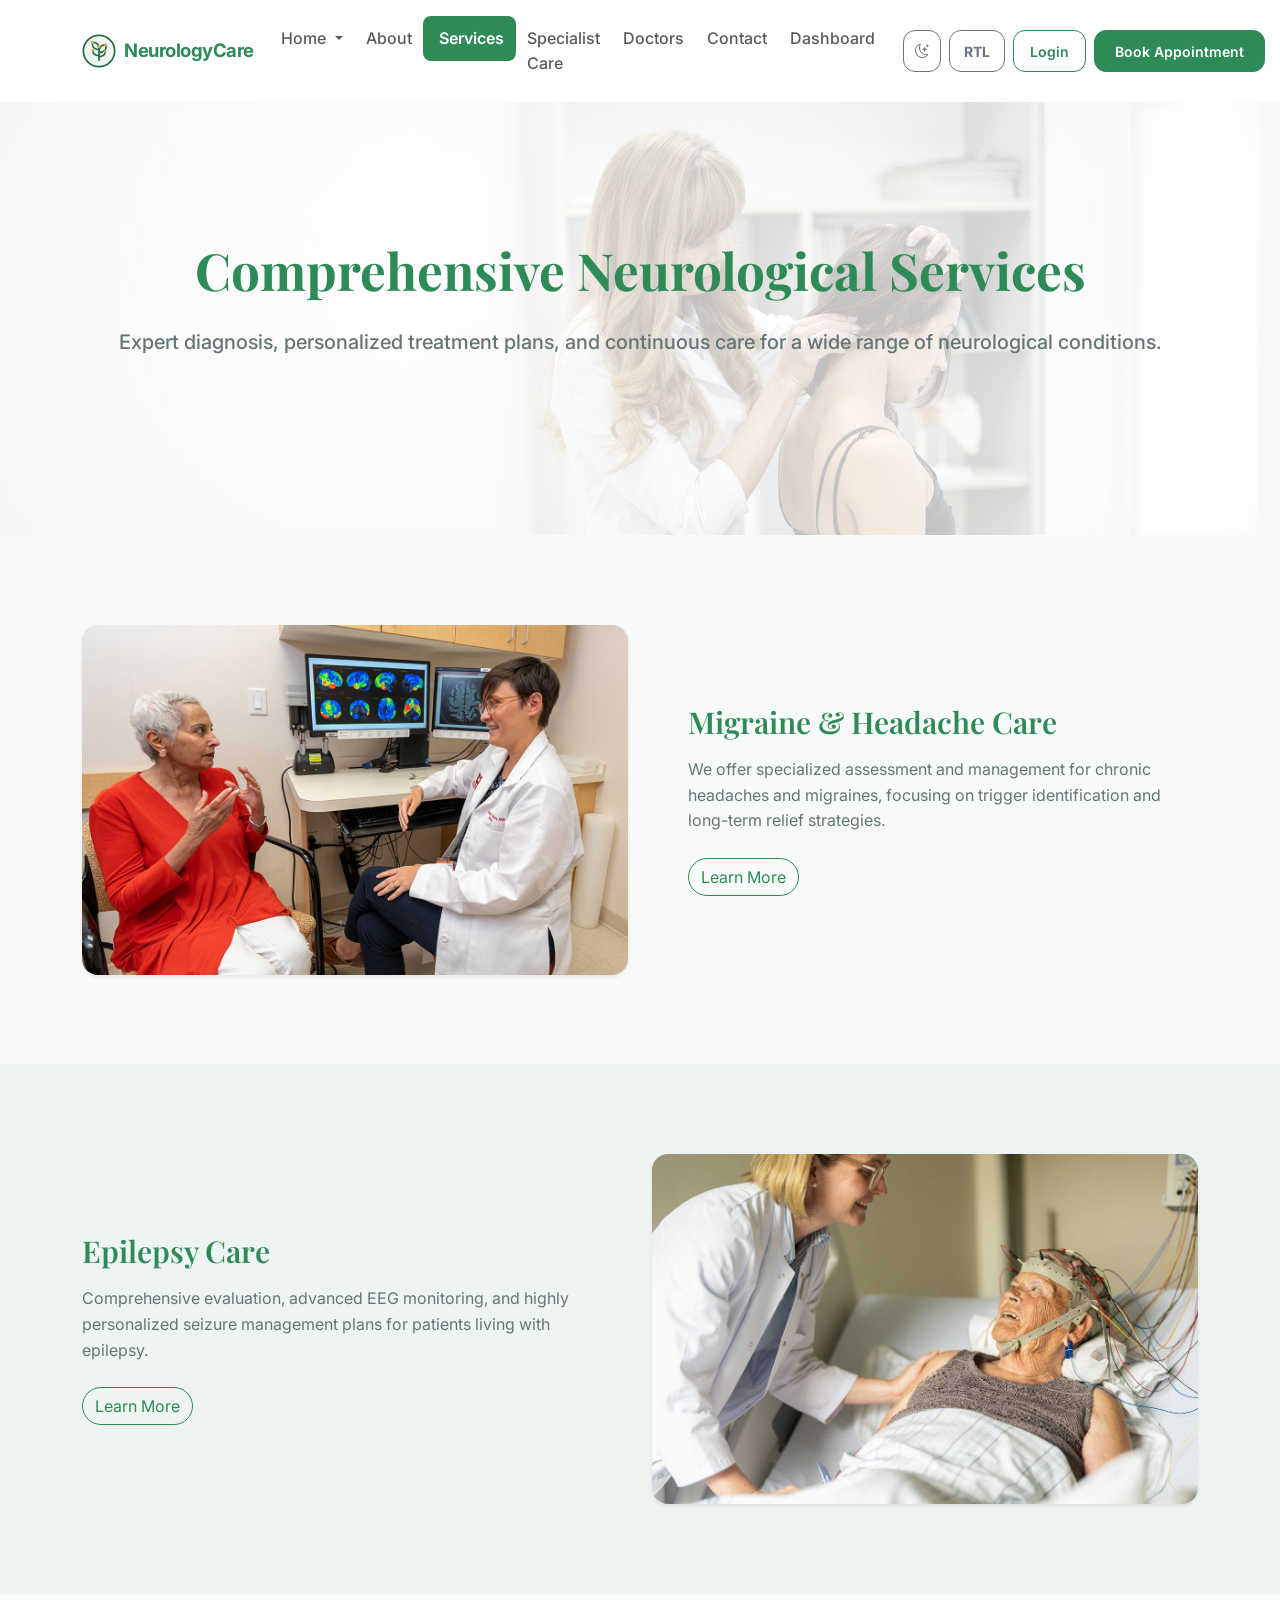
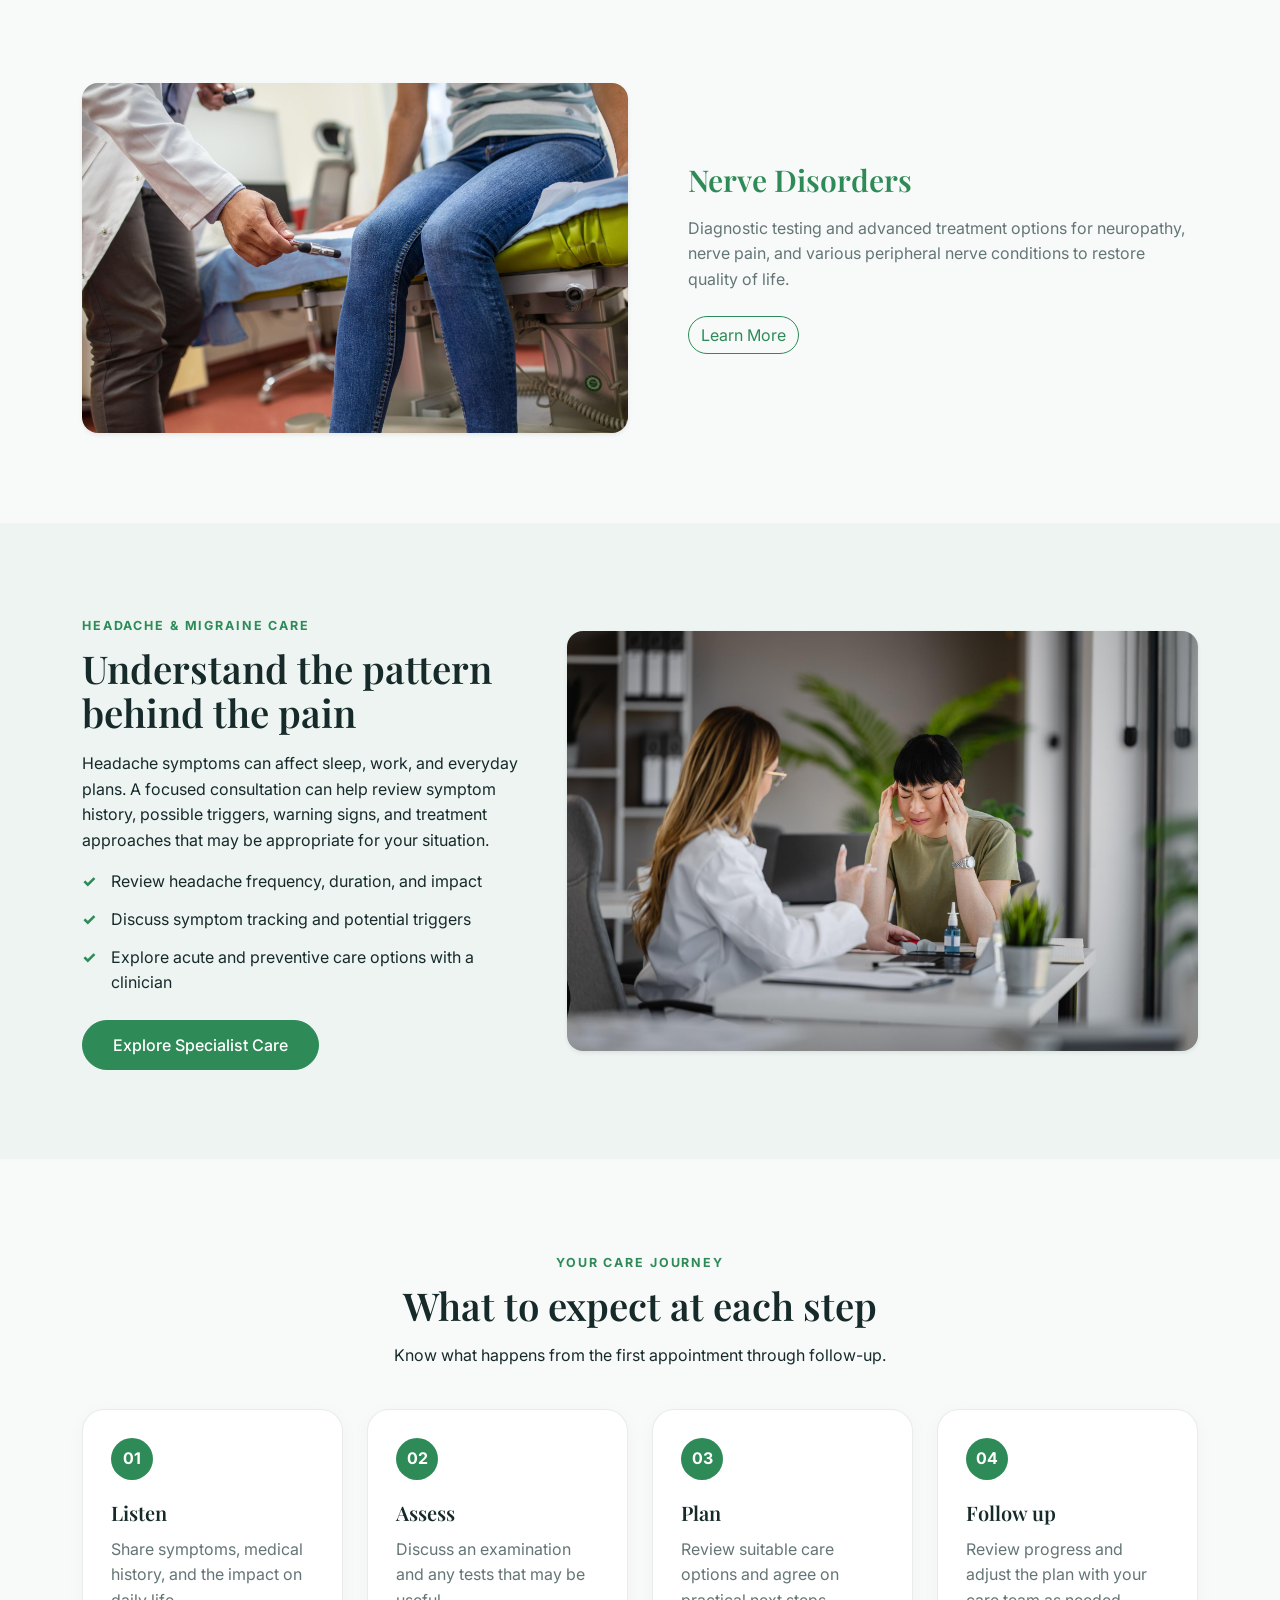
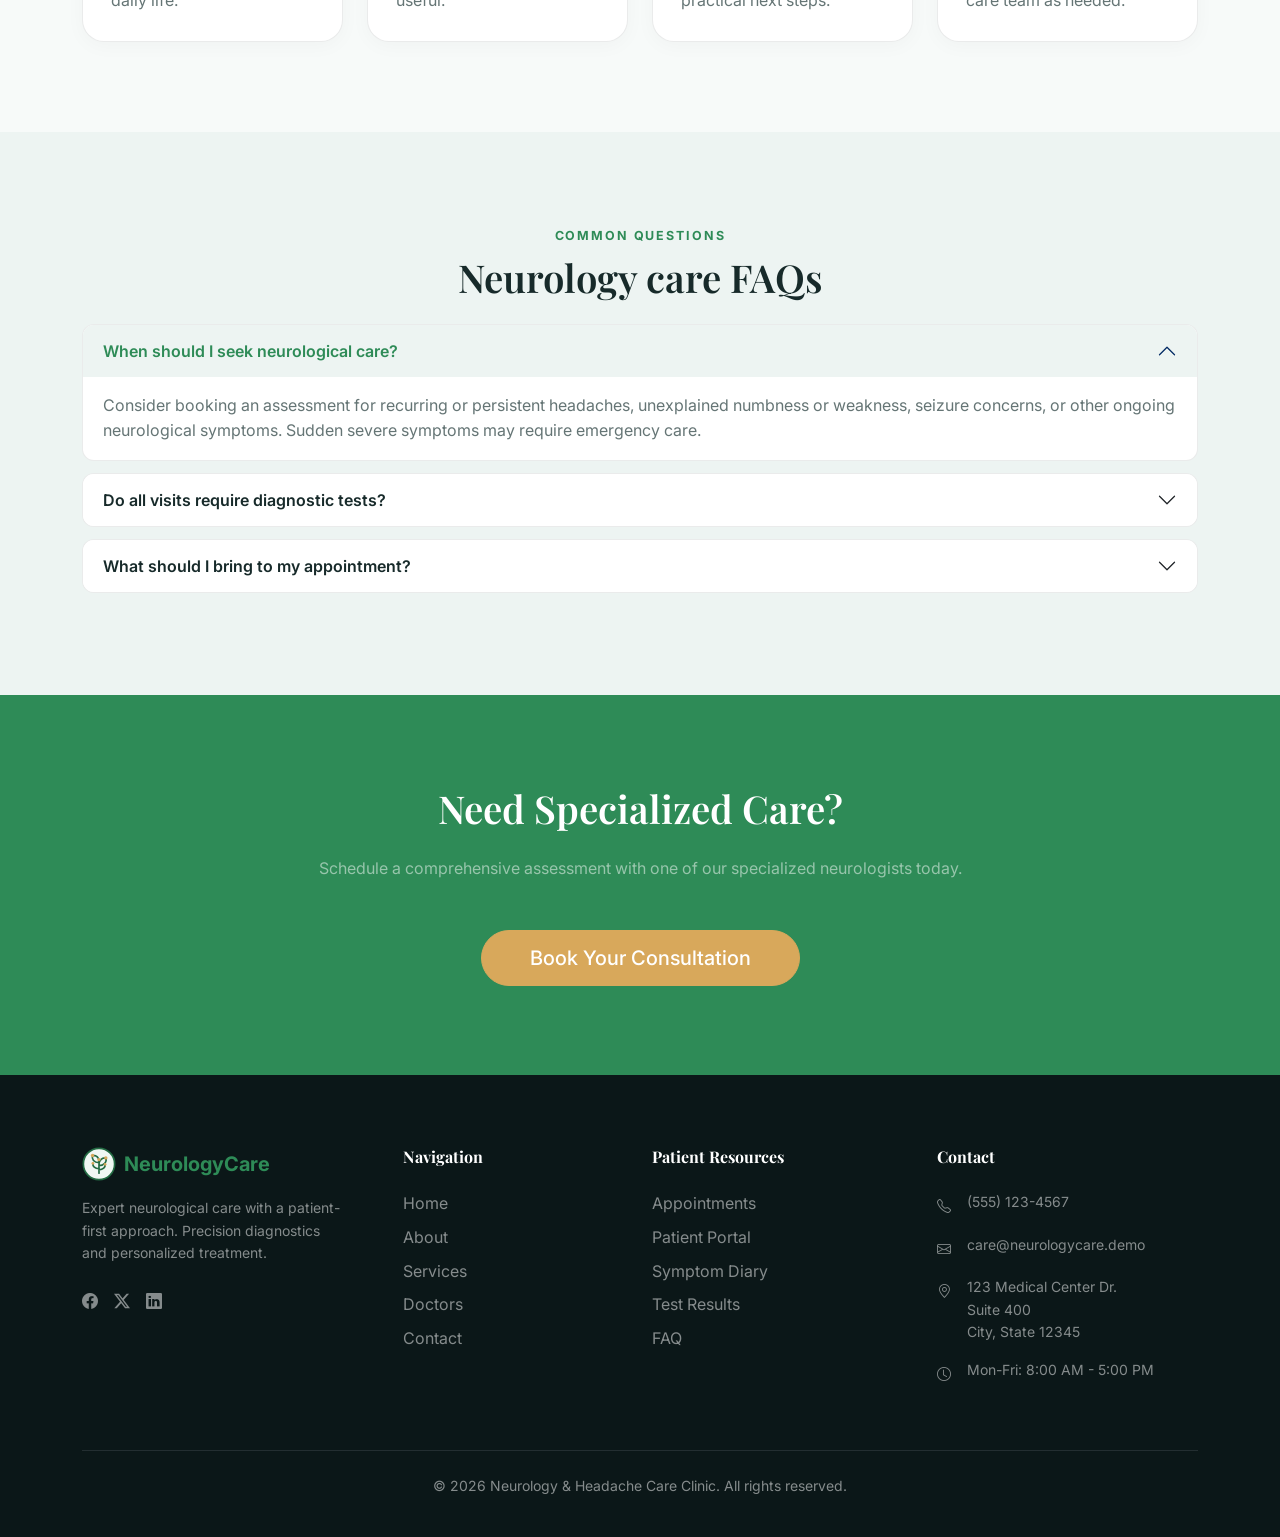
<file: services.html>
<!DOCTYPE html>

<html data-theme="light" dir="ltr" lang="en">
<head>
<meta charset="utf-8"/>
<meta content="width=device-width, initial-scale=1.0" name="viewport"/>
<meta content="Premium Neurology &amp; Headache Care Clinic offering specialized treatments for complex neurological conditions." name="description"/>
<title>Services - Neurology &amp; Headache Care Clinic</title>
<!-- Favicon -->
<link href="assets/images/logo.svg" rel="icon" type="image/svg\+xml"/>
<!-- Bootstrap 5 CSS -->
<link crossorigin="anonymous" href="https://cdn.jsdelivr.net/npm/bootstrap@5.3.2/dist/css/bootstrap.min.css" rel="stylesheet"/>
<!-- Custom CSS -->
<link rel="preconnect" href="https://fonts.googleapis.com"/>
<link rel="preconnect" href="https://fonts.gstatic.com" crossorigin/>
<link href="https://fonts.googleapis.com/css2?family=Inter:ital,wght@0,300;0,400;0,500;0,600;0,700;0,800;1,400;1,600&family=Playfair+Display:ital,wght@0,400;0,500;0,600;0,700;0,800;1,400;1,600&display=swap" rel="stylesheet"/>
<link href="assets/css/style.css" rel="stylesheet"/>
<link href="assets/css/dark-mode.css" rel="stylesheet"/>
<link href="assets/css/rtl.css" rel="stylesheet"/>
<!-- Bootstrap Icons -->
<link href="https://cdn.jsdelivr.net/npm/bootstrap-icons@1.11.1/font/bootstrap-icons.css" rel="stylesheet"/>
</head>
<body>
<!-- Header Navigation -->
<nav class="navbar navbar-expand-xl fixed-top bg-white py-3">
<div class="container">
<a class="navbar-brand text-primary-brand fw-bold" href="index.html">
<img alt="NeurologyCare logo" class="logo-mark me-2 align-text-top" height="34" src="assets/images/logo.svg" width="34"/>NeurologyCare
            </a>
<button aria-controls="offcanvasNavbar" class="navbar-toggler border-0 shadow-none" data-bs-target="#offcanvasNavbar" data-bs-toggle="offcanvas" type="button">
<span class="navbar-toggler-icon"></span>
</button>
<div aria-labelledby="offcanvasNavbarLabel" class="offcanvas offcanvas-end" id="offcanvasNavbar" tabindex="-1">
<div class="offcanvas-header">
<h5 class="offcanvas-title text-primary-brand fw-bold" id="offcanvasNavbarLabel"><img alt="NeurologyCare logo" class="logo-mark me-2 align-text-top" height="34" src="assets/images/logo.svg" width="34"/>NeurologyCare</h5>
<button aria-label="Close" class="btn-close" data-bs-dismiss="offcanvas" type="button"></button>
</div>
<div class="offcanvas-body align-items-center">
<ul class="navbar-nav justify-content-center flex-grow-1 pe-3">
<li class="nav-item dropdown d-none d-xl-block">
<a aria-expanded="false" class="nav-link dropdown-toggle" data-bs-toggle="dropdown" href="#" role="button">
                                Home
                            </a>
<ul class="dropdown-menu border-0 shadow-sm">
<li><a class="dropdown-item" href="index.html">Home 1</a></li>
<li><a class="dropdown-item" href="home-2.html">Home 2</a></li>
</ul>
</li>
<li class="nav-item d-xl-none">
<a class="nav-link" href="index.html">Home 1</a>
</li>
<li class="nav-item d-xl-none">
<a class="nav-link" href="home-2.html">Home 2</a>
</li>
<li class="nav-item">
<a class="nav-link" href="about.html">About</a>
</li>
<li class="nav-item">
<a class="nav-link active" href="services.html">Services</a>
</li>
<li class="nav-item">
<a class="nav-link" href="specialist-care.html">Specialist Care</a>
</li>
<li class="nav-item">
<a class="nav-link" href="doctors.html">Doctors</a>
</li>
<li class="nav-item">
<a class="nav-link" href="contact.html">Contact</a>
</li>
<li class="nav-item">
<a class="nav-link" href="dashboard.html">Dashboard</a>
</li>
</ul>
<div class="d-flex flex-column flex-xl-row align-items-stretch align-items-xl-center gap-2 mt-4 mt-xl-0">
<div class="d-flex justify-content-center justify-content-xl-start gap-2 mb-2 mb-xl-0"><button aria-label="Toggle Dark Mode" class="btn btn-outline-secondary btn-sm rounded-circle px-2" id="theme-toggle">
<i class="bi bi-moon-stars"></i>
</button>
<button aria-label="Toggle RTL" class="btn btn-outline-secondary btn-sm px-3 rounded-pill fw-bold" id="rtl-toggle">
                            RTL
                        </button></div>
<a class="btn btn-outline-primary btn-sm px-3 rounded-pill" href="login.html">Login</a>
<a class="btn btn-primary btn-sm px-4 py-2 rounded-pill" href="appointments.html">Book
                            Appointment</a>
</div>
</div>
</div>
</div>
</nav>
<!-- SECTION 1: Services Hero -->
<header class="section-padding bg-soft d-flex align-items-center position-relative" style="margin-top: 76px; min-height: 400px; background: url('assets/images/services-hero.jpg') top center/cover no-repeat;">
<div class="position-absolute top-0 start-0 w-100 h-100 bg-white opacity-75"></div>
<div class="container text-center py-5 my-md-4 position-relative z-1">
<h1 class="text-primary-brand mb-4 fw-bold">Comprehensive Neurological Services</h1>
<p class="text-muted-brand lead max-w-700 mx-auto fw-medium">Expert diagnosis, personalized treatment plans,
                and continuous care for a wide range of neurological conditions.</p>
</div>
</header>
<!-- SECTION 2: Migraine & Headache Care -->
<section class="section-padding">
<div class="container">
<div class="row align-items-center">
<div class="col-lg-6 mb-4 mb-lg-0">
<img alt="Migraine &amp; Headache Care" class="img-fluid rounded-4 shadow-sm w-100" src="assets/images/service1.jpg" style="object-fit: cover; height: 350px;"/>
</div>
<div class="col-lg-6 ps-lg-5">
<h3 class="text-primary-brand mb-3">Migraine &amp; Headache Care</h3>
<p class="text-muted-brand mb-4">We offer specialized assessment and management for chronic
                        headaches and migraines, focusing on trigger identification and long-term relief strategies.</p>
<a class="btn btn-outline-primary rounded-pill" href="appointments.html">Learn More</a>
</div>
</div>
</div>
</section>
<!-- SECTION 3: Epilepsy Care -->
<section class="section-padding bg-soft">
<div class="container">
<div class="row align-items-center flex-row-reverse">
<div class="col-lg-6 mb-4 mb-lg-0">
<img alt="Epilepsy Care" class="img-fluid rounded-4 shadow-sm w-100" src="assets/images/service2.jpg" style="object-fit: cover; height: 350px;"/>
</div>
<div class="col-lg-6 pe-lg-5">
<h3 class="text-primary-brand mb-3">Epilepsy Care</h3>
<p class="text-muted-brand mb-4">Comprehensive evaluation, advanced EEG monitoring, and highly
                        personalized seizure management plans for patients living with epilepsy.</p>
<a class="btn btn-outline-primary rounded-pill" href="appointments.html">Learn More</a>
</div>
</div>
</div>
</section>
<!-- SECTION 4: Nerve Disorders -->
<section class="section-padding">
<div class="container">
<div class="row align-items-center">
<div class="col-lg-6 mb-4 mb-lg-0">
<img alt="Nerve Disorders" class="img-fluid rounded-4 shadow-sm w-100" src="assets/images/service3.jpg" style="object-fit: cover; height: 350px;"/>
</div>
<div class="col-lg-6 ps-lg-5">
<h3 class="text-primary-brand mb-3">Nerve Disorders</h3>
<p class="text-muted-brand mb-4">Diagnostic testing and advanced treatment options for neuropathy,
                        nerve pain, and various peripheral nerve conditions to restore quality of life.</p>
<a class="btn btn-outline-primary rounded-pill" href="appointments.html">Learn More</a>
</div>
</div>
</div>
</section>
<!-- SECTION 5: CTA -->
<!-- Added: service guidance and patient journey -->
<section class="section-padding bg-soft">
<div class="container"><div class="row align-items-center g-5">
<div class="col-lg-5"><span class="eyebrow">HEADACHE &amp; MIGRAINE CARE</span><h2 class="section-title mt-2">Understand the pattern behind the pain</h2><p>Headache symptoms can affect sleep, work, and everyday plans. A focused consultation can help review symptom history, possible triggers, warning signs, and treatment approaches that may be appropriate for your situation.</p><ul class="neuro-check-list"><li>Review headache frequency, duration, and impact</li><li>Discuss symptom tracking and potential triggers</li><li>Explore acute and preventive care options with a clinician</li></ul><a class="btn btn-primary mt-2" href="specialist-care.html">Explore Specialist Care</a></div>
<div class="col-lg-7"><img alt="Dedicated headache and migraine consultation" class="img-fluid rounded-4 shadow-sm section-feature-image" src="assets/images/headache-clinic.jpg"/></div>
</div></div>
</section>
<section class="section-padding">
<div class="container"><div class="text-center mx-auto section-intro"><span class="eyebrow">YOUR CARE JOURNEY</span><h2 class="section-title mt-2">What to expect at each step</h2><p>Know what happens from the first appointment through follow-up.</p></div>
<div class="row g-4 mt-2">
<div class="col-md-3"><article class="journey-card h-100"><span>01</span><h3>Listen</h3><p>Share symptoms, medical history, and the impact on daily life.</p></article></div>
<div class="col-md-3"><article class="journey-card h-100"><span>02</span><h3>Assess</h3><p>Discuss an examination and any tests that may be useful.</p></article></div>
<div class="col-md-3"><article class="journey-card h-100"><span>03</span><h3>Plan</h3><p>Review suitable care options and agree on practical next steps.</p></article></div>
<div class="col-md-3"><article class="journey-card h-100"><span>04</span><h3>Follow up</h3><p>Review progress and adjust the plan with your care team as needed.</p></article></div>
</div></div>
</section>
<section class="section-padding bg-soft">
<div class="container"><div class="text-center mx-auto section-intro"><span class="eyebrow">COMMON QUESTIONS</span><h2 class="section-title mt-2">Neurology care FAQs</h2></div>
<div class="accordion neuro-faq mt-4" id="serviceFaq">
<div class="accordion-item"><h3 class="accordion-header"><button aria-expanded="true" class="accordion-button" data-bs-target="#faqOne" data-bs-toggle="collapse" type="button">When should I seek neurological care?</button></h3><div class="accordion-collapse collapse show" data-bs-parent="#serviceFaq" id="faqOne"><div class="accordion-body">Consider booking an assessment for recurring or persistent headaches, unexplained numbness or weakness, seizure concerns, or other ongoing neurological symptoms. Sudden severe symptoms may require emergency care.</div></div></div>
<div class="accordion-item"><h3 class="accordion-header"><button class="accordion-button collapsed" data-bs-target="#faqTwo" data-bs-toggle="collapse" type="button">Do all visits require diagnostic tests?</button></h3><div class="accordion-collapse collapse" data-bs-parent="#serviceFaq" id="faqTwo"><div class="accordion-body">No. The clinician will discuss your history and examination first, then explain whether any tests are appropriate for your individual situation.</div></div></div>
<div class="accordion-item"><h3 class="accordion-header"><button class="accordion-button collapsed" data-bs-target="#faqThree" data-bs-toggle="collapse" type="button">What should I bring to my appointment?</button></h3><div class="accordion-collapse collapse" data-bs-parent="#serviceFaq" id="faqThree"><div class="accordion-body">Bring a list of medicines, relevant medical records or prior test results, and notes about when symptoms occur and what seems to affect them.</div></div></div>
</div></div>
</section>
<section class="section-padding bg-primary-brand text-white text-center">
<div class="container">
<h2 class="text-white mb-4">Need Specialized Care?</h2>
<p class="mb-5 text-white-50 max-w-700 mx-auto">Schedule a comprehensive assessment with one of our
                specialized neurologists today.</p>
<a class="btn btn-accent btn-lg px-5" href="appointments.html">Book Your Consultation</a>
</div>
</section>
<!-- Footer -->
<footer class="bg-dark text-white pt-5 pb-4" style="background-color: #0B1718 !important;">
<div class="container pt-4">
<div class="row">
<!-- Column 1 -->
<div class="col-lg-3 col-md-6 mb-4 mb-lg-0">
<a class="navbar-brand text-primary-brand fw-bold d-inline-flex align-items-center mb-3 fs-5" href="index.html">
<img alt="NeurologyCare logo" class="logo-mark me-2 align-text-top" height="34" src="assets/images/logo.svg" width="34"/>NeurologyCare
                    </a>
<p class="text-white-50 small mb-4">Expert neurological care with a patient-first approach.
                        Precision diagnostics and personalized treatment.</p>
<div class="d-flex gap-3 social-icons">
<a class="text-white-50 text-decoration-none hover-white" href="#"><i class="bi bi-facebook"></i></a>
<a class="text-white-50 text-decoration-none hover-white" href="#"><i class="bi bi-twitter-x"></i></a>
<a class="text-white-50 text-decoration-none hover-white" href="#"><i class="bi bi-linkedin"></i></a>
</div>
</div>
<!-- Column 2 -->
<div class="col-lg-3 col-md-6 mb-4 mb-lg-0 ps-lg-5">
<h5 class="text-white mb-4 fs-6 fw-bold">Navigation</h5>
<ul class="list-unstyled">
<li class="mb-2"><a class="text-white-50 text-decoration-none" href="index.html">Home</a></li>
<li class="mb-2"><a class="text-white-50 text-decoration-none" href="about.html">About</a></li>
<li class="mb-2"><a class="text-white-50 text-decoration-none" href="services.html">Services</a>
</li>
<li class="mb-2"><a class="text-white-50 text-decoration-none" href="doctors.html">Doctors</a>
</li>
<li class="mb-2"><a class="text-white-50 text-decoration-none" href="contact.html">Contact</a>
</li>
</ul>
</div>
<!-- Column 3 -->
<div class="col-lg-3 col-md-6 mb-4 mb-lg-0">
<h5 class="text-white mb-4 fs-6 fw-bold">Patient Resources</h5>
<ul class="list-unstyled">
<li class="mb-2"><a class="text-white-50 text-decoration-none" href="appointments.html">Appointments</a></li>
<li class="mb-2"><a class="text-white-50 text-decoration-none" href="login.html">Patient
                                Portal</a></li>
<li class="mb-2"><a class="text-white-50 text-decoration-none" href="dashboard.html">Symptom Diary</a></li>
<li class="mb-2"><a class="text-white-50 text-decoration-none" href="dashboard.html">Test Results</a></li>
<li class="mb-2"><a class="text-white-50 text-decoration-none" href="services.html#serviceFaq">FAQ</a></li>
</ul>
</div>
<!-- Column 4 -->
<div class="col-lg-3 col-md-6">
<h5 class="text-white mb-4 fs-6 fw-bold">Contact</h5>
<ul class="list-unstyled text-white-50 small">
<li class="mb-3 d-flex"><i class="bi bi-telephone me-3 mt-1"></i> (555) 123-4567</li>
<li class="mb-3 d-flex"><i class="bi bi-envelope me-3 mt-1"></i> care@neurologycare.demo</li>
<li class="mb-3 d-flex"><i class="bi bi-geo-alt me-3 mt-1"></i> 123 Medical Center Dr.<br/>Suite
                            400<br/>City, State 12345</li>
<li class="d-flex"><i class="bi bi-clock me-3 mt-1"></i> Mon-Fri: 8:00 AM - 5:00 PM</li>
</ul>
</div>
</div>
<hr class="border-secondary mt-5 mb-4"/>
<div class="row align-items-center pb-3">
<div class="col-md-12 text-center mb-3 mb-md-0">
<p class="text-white-50 small mb-0">© 2026 Neurology &amp; Headache Care Clinic. All rights
                        reserved.</p>
</div>
</div>
</div>
</footer>
<!-- Scroll Top Button -->
<button aria-label="Scroll to top" class="btn btn-primary rounded-circle shadow" id="scrollTopBtn">
<i class="bi bi-arrow-up"></i>
</button>
<script crossorigin="anonymous" src="https://cdn.jsdelivr.net/npm/bootstrap@5.3.2/dist/js/bootstrap.bundle.min.js"></script>
<script src="assets/js/main.js"></script>
</body>
</html>
</file>
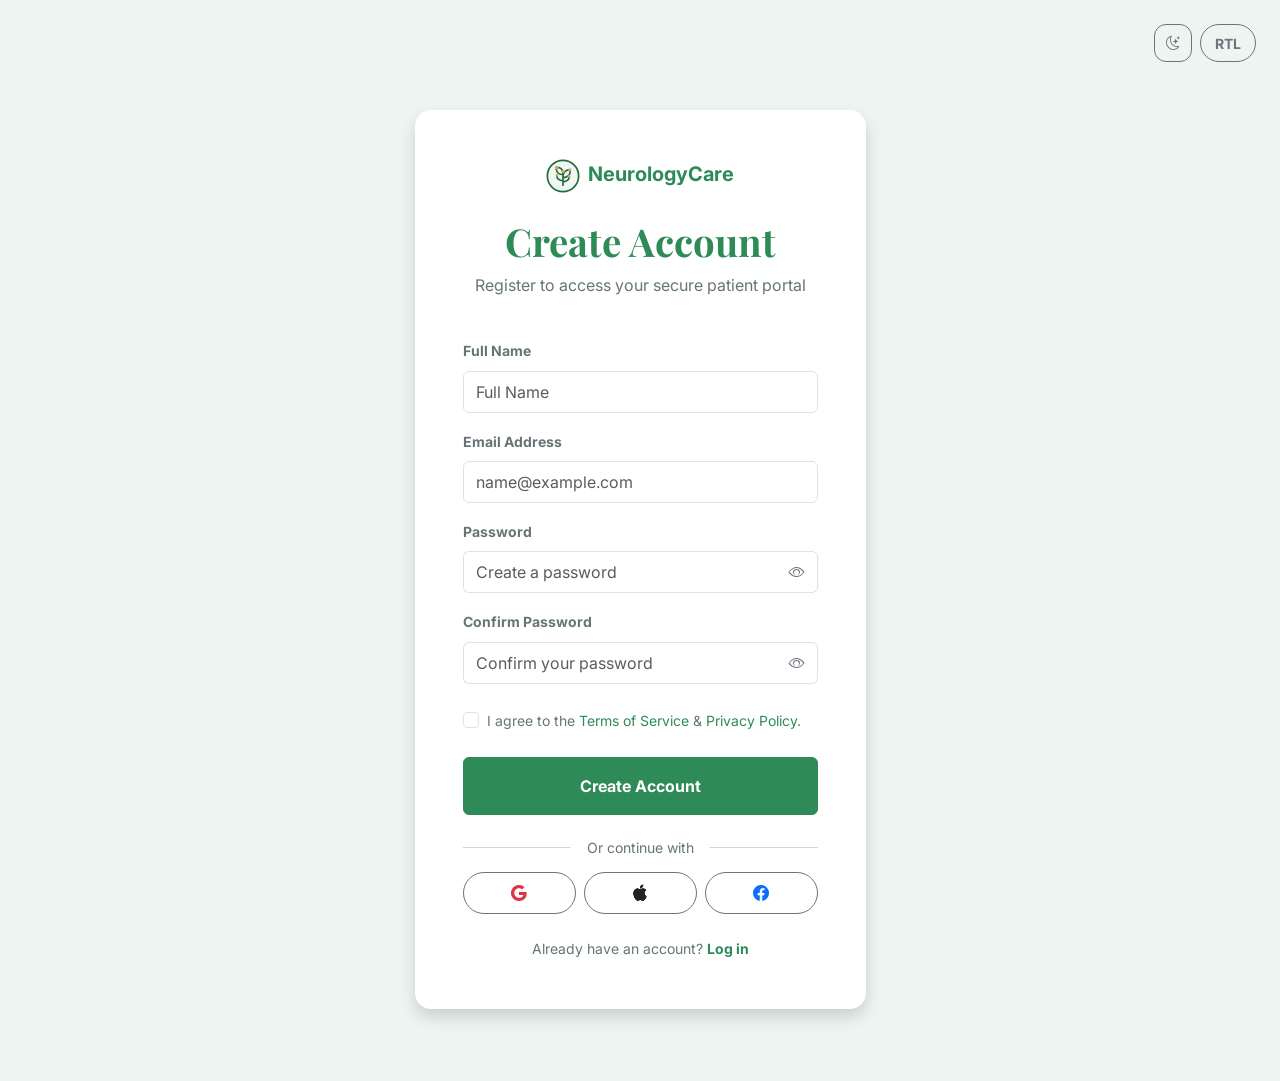
<file: signup.html>
<!DOCTYPE html>

<html data-theme="light" dir="ltr" lang="en">
<head>
<meta charset="utf-8"/>
<meta content="width=device-width, initial-scale=1.0" name="viewport"/>
<meta content="Premium Neurology &amp; Headache Care Clinic offering specialized treatments for complex neurological conditions." name="description"/>
<title>Sign Up - Neurology Clinic</title>
<link href="assets/images/logo.svg" rel="icon" type="image/svg\+xml"/>
<link crossorigin="anonymous" href="https://cdn.jsdelivr.net/npm/bootstrap@5.3.2/dist/css/bootstrap.min.css" rel="stylesheet"/>
<link rel="preconnect" href="https://fonts.googleapis.com"/>
<link rel="preconnect" href="https://fonts.gstatic.com" crossorigin/>
<link href="https://fonts.googleapis.com/css2?family=Inter:ital,wght@0,300;0,400;0,500;0,600;0,700;0,800;1,400;1,600&family=Playfair+Display:ital,wght@0,400;0,500;0,600;0,700;0,800;1,400;1,600;1,700&display=swap" rel="stylesheet"/>
<link href="assets/css/style.css" rel="stylesheet"/>
<link href="assets/css/dark-mode.css" rel="stylesheet"/>
<link href="assets/css/rtl.css" rel="stylesheet"/>
<link href="https://cdn.jsdelivr.net/npm/bootstrap-icons@1.11.1/font/bootstrap-icons.css" rel="stylesheet"/>
</head>
<body>
<div class="min-vh-100 bg-soft d-flex flex-column">
<div class="d-flex justify-content-end p-3 p-md-4 w-100">
<div class="d-flex align-items-center gap-2">
<button aria-label="Toggle Dark Mode" class="btn btn-outline-secondary btn-sm rounded-circle px-2" id="theme-toggle">
<i class="bi bi-moon-stars"></i>
</button>
<button aria-label="Toggle RTL" class="btn btn-outline-secondary btn-sm px-3 rounded-pill fw-bold" id="rtl-toggle">
                    RTL
                </button>
</div>
</div>
<div class="container flex-grow-1 d-flex flex-column justify-content-center py-4 mb-5">
<div class="row justify-content-center">
<div class="col-md-8 col-lg-7 col-xl-5">
<div class="neuro-card bg-white border-0 shadow p-4 p-md-5 rounded-4">
<div class="text-center mb-4">
<a class="text-primary-brand fw-bold d-inline-block mb-4 fs-5 text-decoration-none" href="index.html">
<img alt="NeurologyCare logo" class="logo-mark me-2 align-text-top" height="34" src="assets/images/logo.svg" width="34"/>NeurologyCare
                            </a>
<h2 class="text-primary-brand fw-bold mb-2">Create Account</h2>
<p class="text-muted-brand">Register to access your secure patient portal</p>
</div>
<form action="dashboard.html">
<div class="mb-3">
<label class="form-label fw-bold text-muted-brand small">Full Name</label>
<input class="form-control py-2" placeholder="Full Name" required="" type="text"/>
</div>
<div class="mb-3">
<label class="form-label fw-bold text-muted-brand small">Email Address</label>
<input class="form-control py-2" placeholder="name@example.com" required="" type="email"/>
</div>
<div class="mb-3">
<label class="form-label fw-bold text-muted-brand small">Password</label>
<div class="input-group">
<input class="form-control py-2 border-end-0" placeholder="Create a password" required="" type="password"/>
<button class="btn btn-outline-secondary border-start-0 border" type="button"><i class="bi bi-eye"></i></button>
</div>
</div>
<div class="mb-4">
<label class="form-label fw-bold text-muted-brand small">Confirm Password</label>
<div class="input-group">
<input class="form-control py-2 border-end-0" placeholder="Confirm your password" required="" type="password"/>
<button class="btn btn-outline-secondary border-start-0 border" type="button"><i class="bi bi-eye"></i></button>
</div>
</div>
<div class="mb-4 form-check">
<input class="form-check-input" id="terms" required="" type="checkbox"/>
<label class="form-check-label text-muted-brand small" for="terms">I agree to the <a class="text-primary-brand text-decoration-none auth-link" href="#">Terms of
                                        Service</a> &amp; <a class="text-primary-brand text-decoration-none auth-link" href="#">Privacy
                                        Policy</a>.</label>
</div>
<button class="btn btn-primary w-100 py-2 rounded-pill fw-bold mb-2" type="submit">Create
                                Account</button>
<div class="position-relative my-4">
<hr class="text-muted opacity-25"/>
<span class="position-absolute top-50 start-50 translate-middle bg-white px-3 text-muted-brand small">Or
                                    continue with</span>
</div>
<div class="row g-2 mb-4">
<div class="col-4">
<button class="btn btn-outline-secondary social-btn w-100 py-2 rounded-pill fw-bold text-dark border-opacity-50" type="button">
<i class="bi bi-google text-danger"></i>
</button>
</div>
<div class="col-4">
<button class="btn btn-outline-secondary social-btn w-100 py-2 rounded-pill fw-bold text-dark border-opacity-50" type="button">
<i class="bi bi-apple"></i>
</button>
</div>
<div class="col-4">
<button class="btn btn-outline-secondary social-btn w-100 py-2 rounded-pill fw-bold text-dark border-opacity-50" type="button">
<i class="bi bi-facebook text-primary"></i>
</button>
</div>
</div>
<p class="text-center text-muted-brand mb-0 small">
                                Already have an account? <a class="text-primary-brand text-decoration-none fw-bold auth-link" href="login.html">Log in</a>
</p>
</form>
</div>
</div>
</div>
</div>
</div><!-- Bootstrap JS Bundle -->
<script crossorigin="anonymous" src="https://cdn.jsdelivr.net/npm/bootstrap@5.3.2/dist/js/bootstrap.bundle.min.js"></script>
<!-- Custom JS -->
<script src="assets/js/main.js"></script>
</body>
</html>
</file>
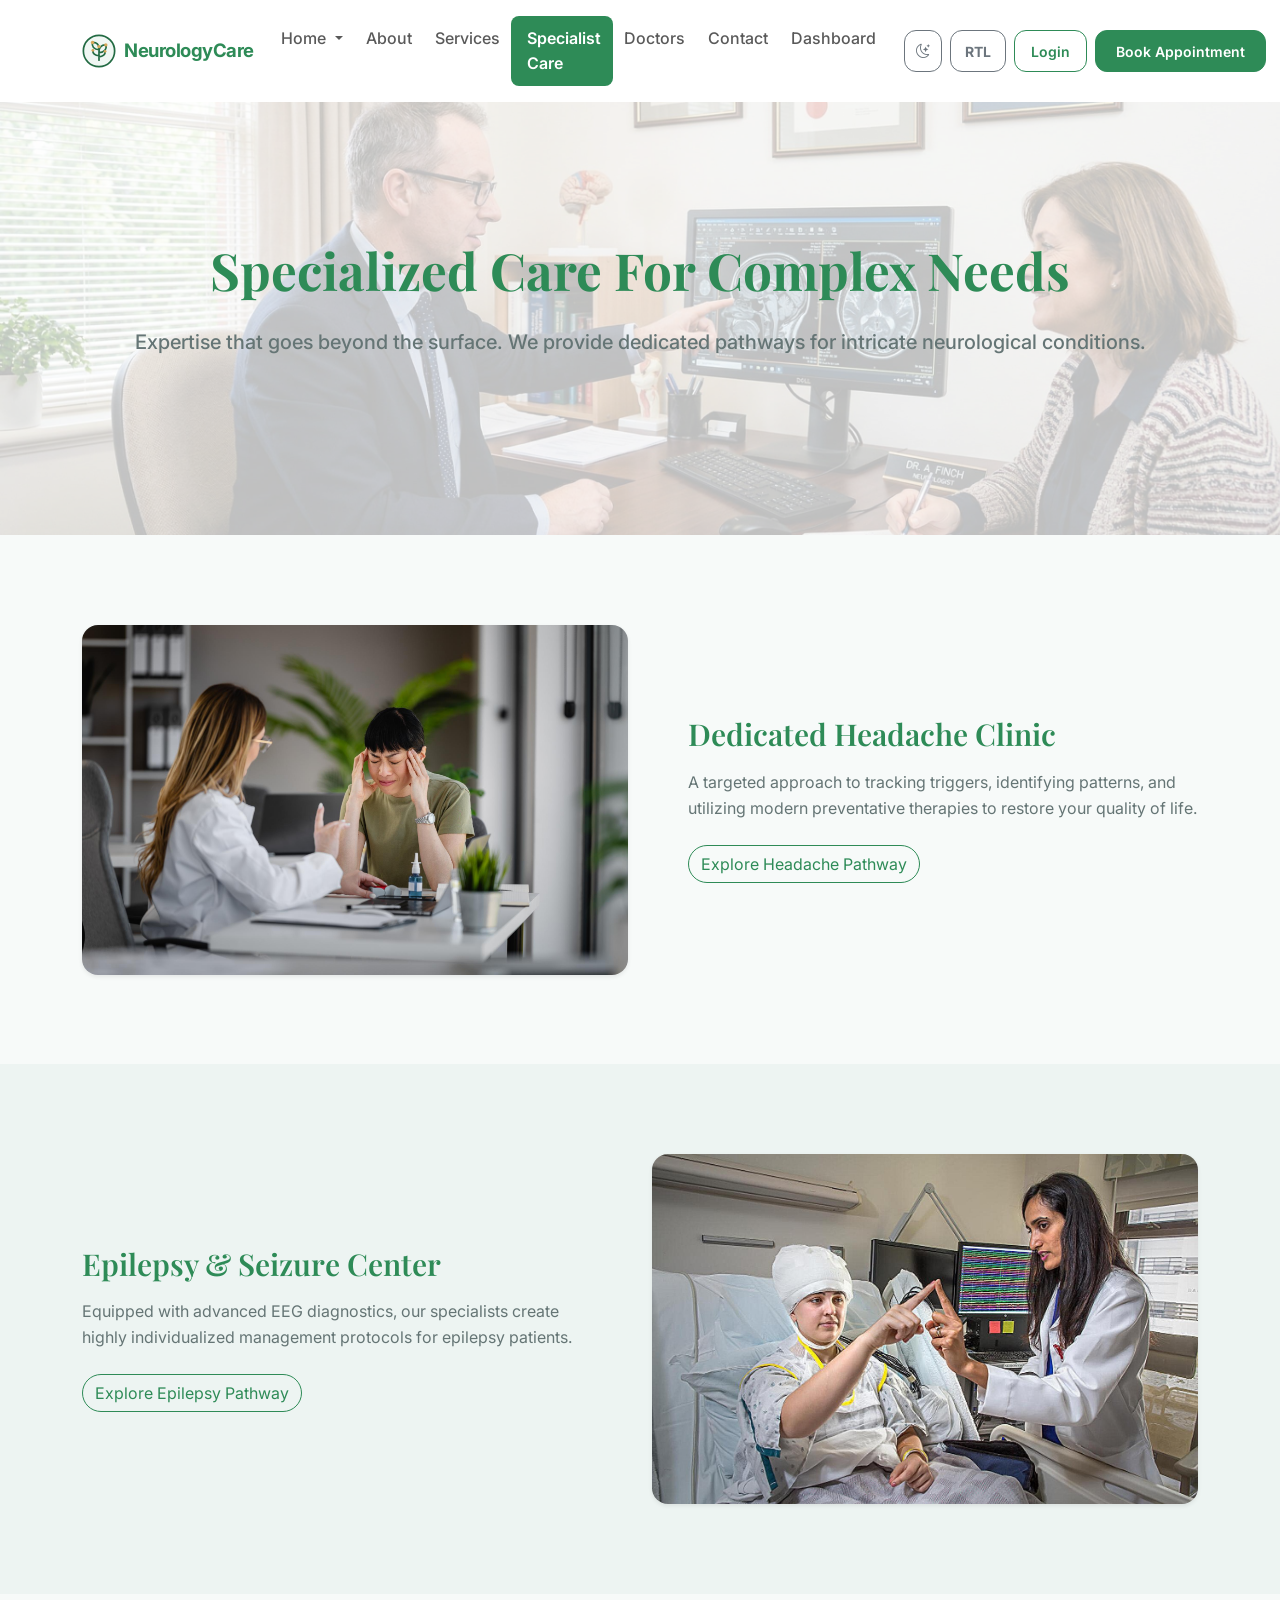
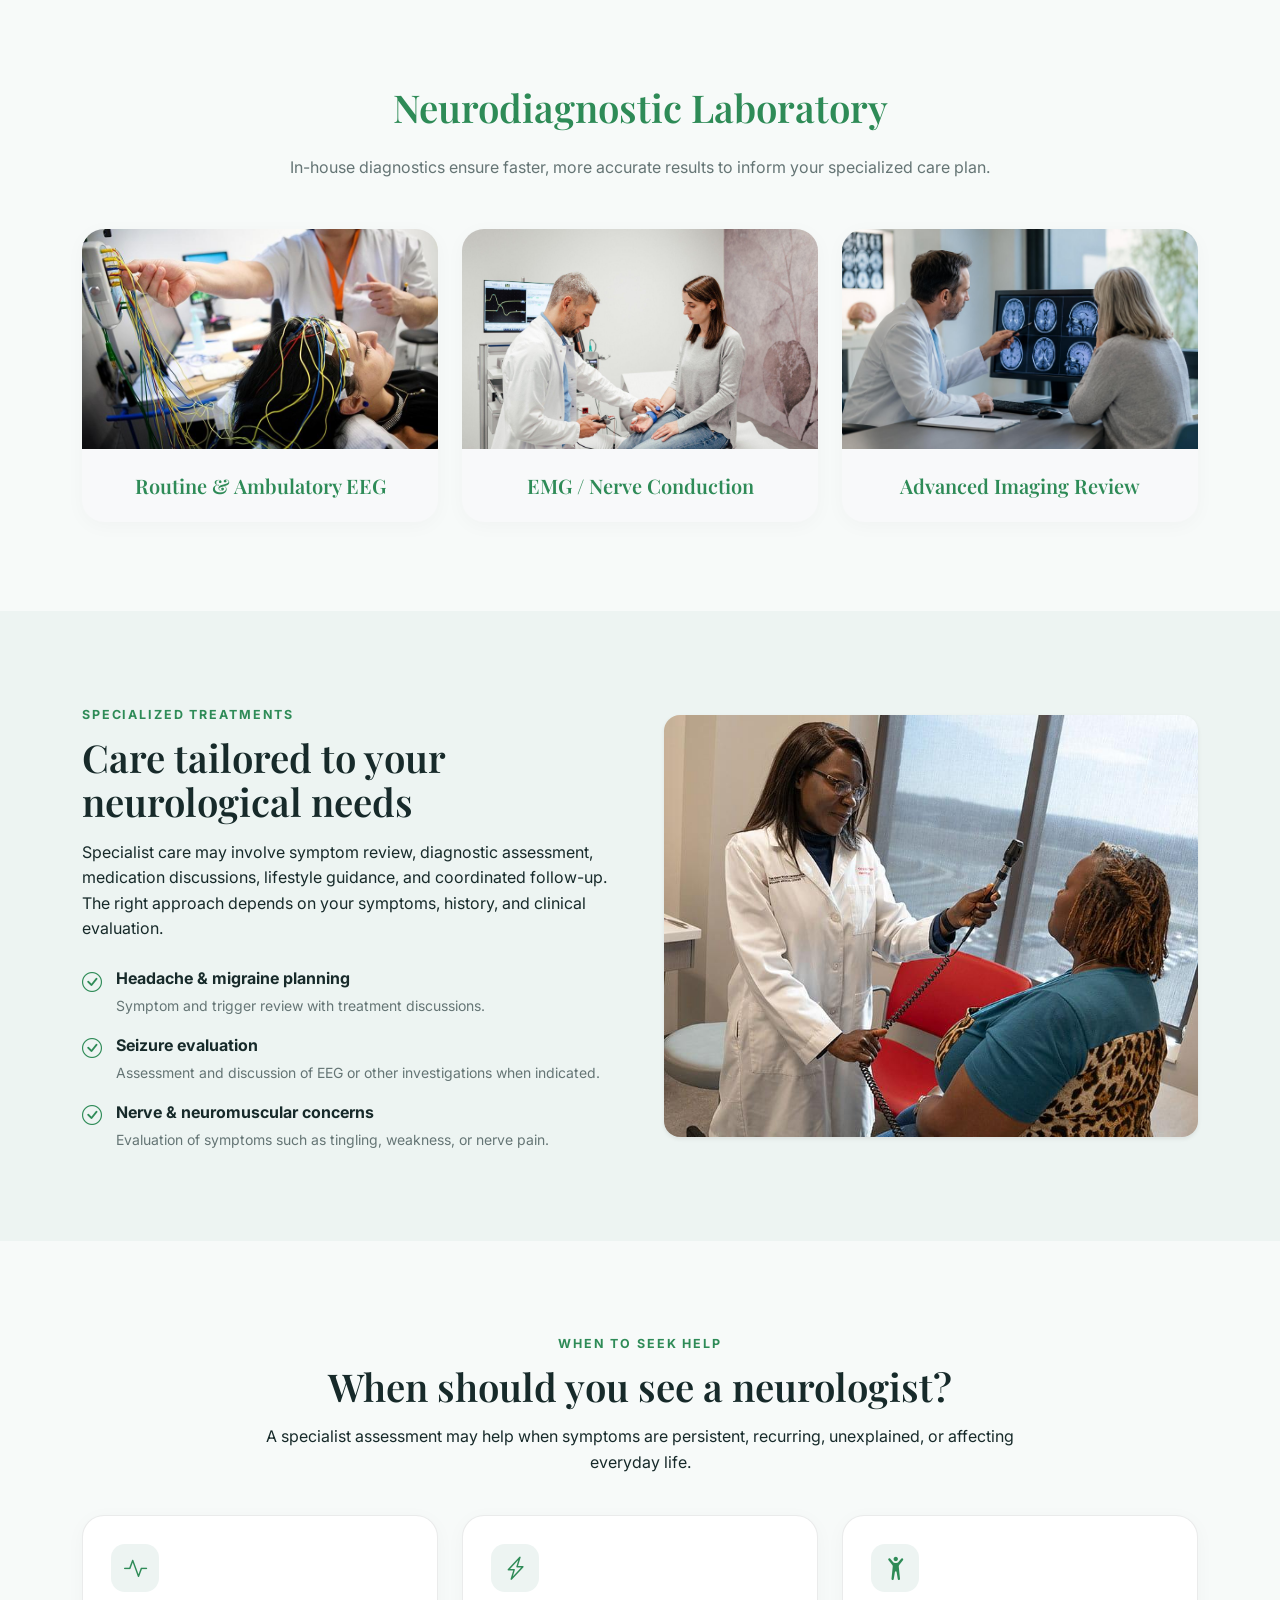
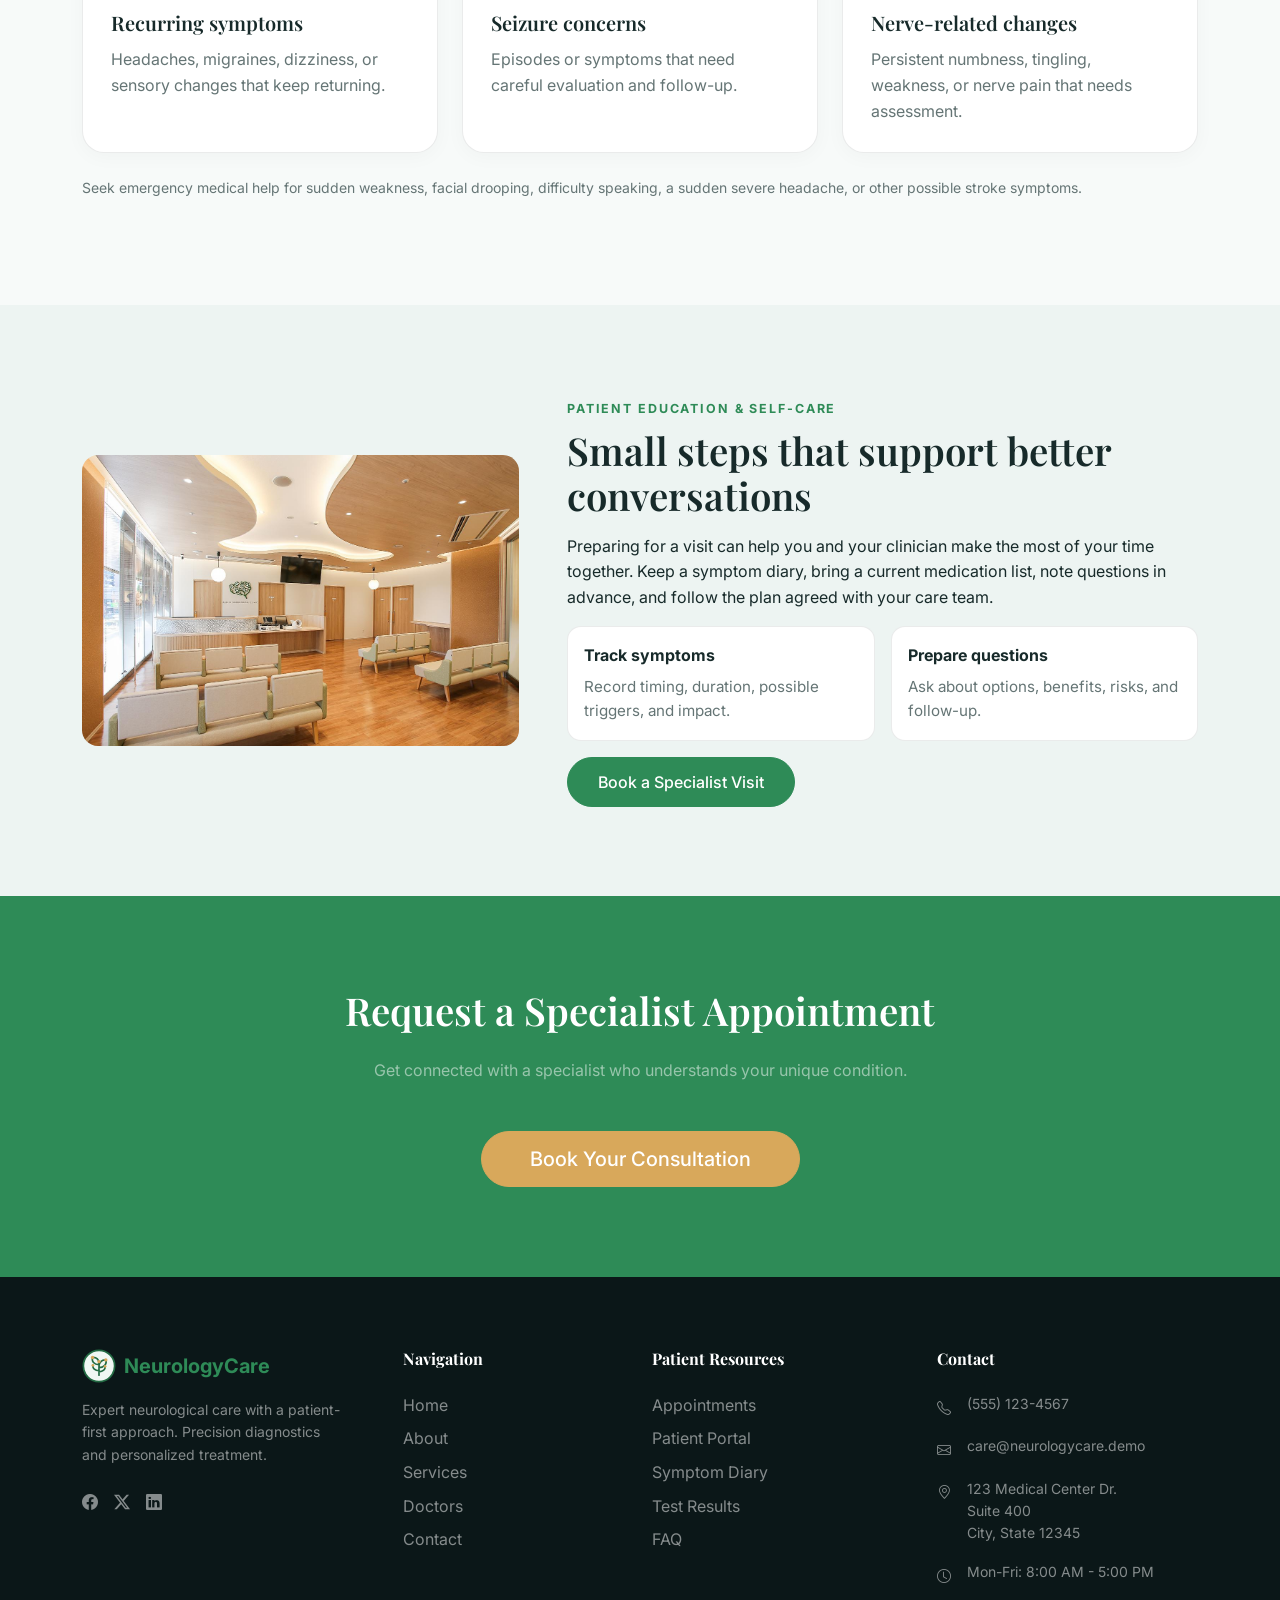
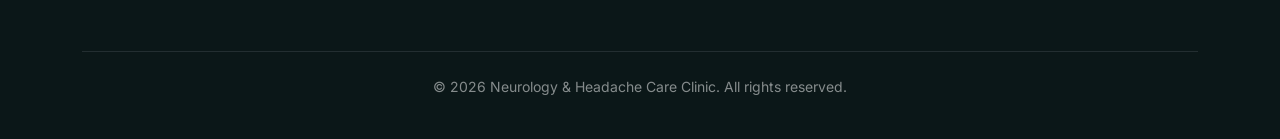
<file: specialist-care.html>
<!DOCTYPE html>

<html data-theme="light" dir="ltr" lang="en">
<head>
<meta charset="utf-8"/>
<meta content="width=device-width, initial-scale=1.0" name="viewport"/>
<meta content="Premium Neurology &amp; Headache Care Clinic offering specialized treatments for complex neurological conditions." name="description"/>
<title>Specialist Care - Neurology Clinic</title>
<link href="assets/images/logo.svg" rel="icon" type="image/svg\+xml"/>
<link crossorigin="anonymous" href="https://cdn.jsdelivr.net/npm/bootstrap@5.3.2/dist/css/bootstrap.min.css" rel="stylesheet"/>
<link rel="preconnect" href="https://fonts.googleapis.com"/>
<link rel="preconnect" href="https://fonts.gstatic.com" crossorigin/>
<link href="https://fonts.googleapis.com/css2?family=Inter:ital,wght@0,300;0,400;0,500;0,600;0,700;0,800;1,400;1,600&family=Playfair+Display:ital,wght@0,400;0,500;0,600;0,700;0,800;1,400;1,600;1,700&display=swap" rel="stylesheet"/>
<link href="assets/css/style.css" rel="stylesheet"/>
<link href="assets/css/dark-mode.css" rel="stylesheet"/>
<link href="assets/css/rtl.css" rel="stylesheet"/>
<link href="https://cdn.jsdelivr.net/npm/bootstrap-icons@1.11.1/font/bootstrap-icons.css" rel="stylesheet"/>
</head>
<body>
<!-- Navbar Placeholder (same as others) -->
<nav class="navbar navbar-expand-xl fixed-top bg-white py-3">
<div class="container">
<a class="navbar-brand text-primary-brand fw-bold" href="index.html">
<img alt="NeurologyCare logo" class="logo-mark me-2 align-text-top" height="34" src="assets/images/logo.svg" width="34"/>NeurologyCare
            </a>
<button aria-controls="offcanvasNavbar" class="navbar-toggler border-0 shadow-none" data-bs-target="#offcanvasNavbar" data-bs-toggle="offcanvas" type="button">
<span class="navbar-toggler-icon"></span>
</button>
<div aria-labelledby="offcanvasNavbarLabel" class="offcanvas offcanvas-end" id="offcanvasNavbar" tabindex="-1">
<div class="offcanvas-header">
<h5 class="offcanvas-title text-primary-brand fw-bold" id="offcanvasNavbarLabel"><img alt="NeurologyCare logo" class="logo-mark me-2 align-text-top" height="34" src="assets/images/logo.svg" width="34"/>NeurologyCare</h5>
<button aria-label="Close" class="btn-close" data-bs-dismiss="offcanvas" type="button"></button>
</div>
<div class="offcanvas-body align-items-center">
<ul class="navbar-nav justify-content-center flex-grow-1 pe-3">
<li class="nav-item">
<li class="nav-item dropdown d-none d-xl-block">
<a aria-expanded="false" class="nav-link dropdown-toggle" data-bs-toggle="dropdown" href="#" role="button">
                                Home
                            </a>
<ul class="dropdown-menu border-0 shadow-sm">
<li><a class="dropdown-item" href="index.html">Home 1</a></li>
<li><a class="dropdown-item" href="home-2.html">Home 2</a></li>
</ul>
</li>
<li class="nav-item d-xl-none">
<a class="nav-link" href="index.html">Home 1</a>
</li>
<li class="nav-item d-xl-none">
<a class="nav-link" href="home-2.html">Home 2</a>
</li>
<li class="nav-item">
<a class="nav-link" href="about.html">About</a>
</li>
<li class="nav-item">
<a class="nav-link" href="services.html">Services</a>
</li>
<li class="nav-item">
<a class="nav-link active" href="specialist-care.html">Specialist Care</a>
</li>
<li class="nav-item">
<a class="nav-link" href="doctors.html">Doctors</a>
</li>
<li class="nav-item">
<a class="nav-link" href="contact.html">Contact</a>
</li>
<li class="nav-item">
<a class="nav-link" href="dashboard.html">Dashboard</a>
</li>
</li></ul>
<div class="d-flex flex-column flex-xl-row align-items-stretch align-items-xl-center gap-2 mt-4 mt-xl-0">
<div class="d-flex justify-content-center justify-content-xl-start gap-2 mb-2 mb-xl-0"><button aria-label="Toggle Dark Mode" class="btn btn-outline-secondary btn-sm rounded-circle px-2" id="theme-toggle">
<i class="bi bi-moon-stars"></i>
</button>
<button aria-label="Toggle RTL" class="btn btn-outline-secondary btn-sm px-3 rounded-pill fw-bold" id="rtl-toggle">
                            RTL
                        </button></div>
<a class="btn btn-outline-primary btn-sm px-3 rounded-pill" href="login.html">Login</a>
<a class="btn btn-primary btn-sm px-4 py-2 rounded-pill" href="appointments.html">Book
                            Appointment</a>
</div>
</div>
</div>
</div>
</nav>
<!-- SECTION 1: Specialist Care Hero -->
<header class="section-padding bg-soft d-flex align-items-center position-relative" style="margin-top: 76px; min-height: 400px; background: url('assets/images/specialist-hero.jpg') center/cover no-repeat;">
<div class="position-absolute top-0 start-0 w-100 h-100 bg-white opacity-75"></div>
<div class="container text-center py-5 my-md-4 position-relative z-1">
<h1 class="text-primary-brand mb-4 fw-bold">Specialized Care For Complex Needs</h1>
<p class="text-muted-brand lead max-w-700 mx-auto fw-medium">Expertise that goes beyond the surface. We
                provide dedicated pathways for intricate neurological conditions.</p>
</div>
</header>
<!-- SECTION 2: Dedicated Headache Clinic -->
<section class="section-padding" id="headache-care">
<div class="container">
<div class="row align-items-center">
<div class="col-lg-6 mb-4 mb-lg-0">
<img alt="Dedicated Headache Clinic" class="img-fluid rounded-4 shadow-sm w-100" src="assets/images/headache-clinic.jpg" style="object-fit: cover; height: 350px;"/>
</div>
<div class="col-lg-6 ps-lg-5">
<h3 class="text-primary-brand mb-3">Dedicated Headache Clinic</h3>
<p class="text-muted-brand mb-4">A targeted approach to tracking triggers, identifying patterns, and
                        utilizing modern preventative therapies to restore your quality of life.</p>
<a class="btn btn-outline-primary rounded-pill" href="specialist-care.html#headache-care">Explore Headache
                        Pathway</a>
</div>
</div>
</div>
</section>
<!-- SECTION 3: Epilepsy & Seizure Center -->
<section class="section-padding bg-soft" id="epilepsy-care">
<div class="container">
<div class="row align-items-center flex-row-reverse">
<div class="col-lg-6 mb-4 mb-lg-0">
<img alt="Epilepsy &amp; Seizure Center" class="img-fluid rounded-4 shadow-sm w-100" src="assets/images/seisure-clinic.jpg" style="object-fit: cover; height: 350px;"/>
</div>
<div class="col-lg-6 pe-lg-5">
<h3 class="text-primary-brand mb-3">Epilepsy &amp; Seizure Center</h3>
<p class="text-muted-brand mb-4">Equipped with advanced EEG diagnostics, our specialists create
                        highly individualized management protocols for epilepsy patients.</p>
<a class="btn btn-outline-primary rounded-pill" href="specialist-care.html#epilepsy-care">Explore Epilepsy
                        Pathway</a>
</div>
</div>
</div>
</section>
<!-- SECTION 4: Neurodiagnostic Laboratory -->
<section class="section-padding">
<div class="container text-center">
<h2 class="text-primary-brand mb-4">Neurodiagnostic Laboratory</h2>
<p class="text-muted-brand max-w-700 mx-auto mb-5">In-house diagnostics ensure faster, more accurate results
                to inform your specialized care plan.</p>
<div class="row g-4">
<div class="col-md-4">
<div class="neuro-card bg-light border-0 p-0 overflow-hidden">
<img alt="Routine &amp; Ambulatory EEG" class="img-fluid w-100" src="assets/images/lab1.jpg" style="height: 220px; object-fit: cover;"/>
<div class="p-4">
<h5 class="text-primary-brand mb-0">Routine &amp; Ambulatory EEG</h5>
</div>
</div>
</div>
<div class="col-md-4">
<div class="neuro-card bg-light border-0 p-0 overflow-hidden">
<img alt="EMG / Nerve Conduction" class="img-fluid w-100" src="assets/images/lab2.jpg" style="height: 220px; object-fit: cover;"/>
<div class="p-4">
<h5 class="text-primary-brand mb-0">EMG / Nerve Conduction</h5>
</div>
</div>
</div>
<div class="col-md-4">
<div class="neuro-card bg-light border-0 p-0 overflow-hidden">
<img alt="Advanced Imaging Review" class="img-fluid w-100" src="assets/images/lab3.jpg" style="height: 220px; object-fit: cover;"/>
<div class="p-4">
<h5 class="text-primary-brand mb-0">Advanced Imaging Review</h5>
</div>
</div>
</div>
</div>
</div>
</section>
<!-- SECTION 5: CTA -->
<!-- Added: specialist treatment guidance -->
<section class="section-padding bg-soft">
<div class="container"><div class="row align-items-center g-5"><div class="col-lg-6"><span class="eyebrow">SPECIALIZED TREATMENTS</span><h2 class="section-title mt-2">Care tailored to your neurological needs</h2><p>Specialist care may involve symptom review, diagnostic assessment, medication discussions, lifestyle guidance, and coordinated follow-up. The right approach depends on your symptoms, history, and clinical evaluation.</p><div class="treatment-list"><div><i class="bi bi-check-circle"></i><span><strong>Headache &amp; migraine planning</strong><small>Symptom and trigger review with treatment discussions.</small></span></div><div><i class="bi bi-check-circle"></i><span><strong>Seizure evaluation</strong><small>Assessment and discussion of EEG or other investigations when indicated.</small></span></div><div><i class="bi bi-check-circle"></i><span><strong>Nerve &amp; neuromuscular concerns</strong><small>Evaluation of symptoms such as tingling, weakness, or nerve pain.</small></span></div></div></div><div class="col-lg-6"><img alt="Neurologist reviewing a patient's care plan" class="img-fluid rounded-4 shadow-sm section-feature-image" src="assets/images/specialist.jpg"/></div></div></div>
</section>
<section class="section-padding">
<div class="container"><div class="text-center mx-auto section-intro"><span class="eyebrow">WHEN TO SEEK HELP</span><h2 class="section-title mt-2">When should you see a neurologist?</h2><p>A specialist assessment may help when symptoms are persistent, recurring, unexplained, or affecting everyday life.</p></div><div class="row g-4 mt-2"><div class="col-md-4"><article class="neuro-value-card h-100"><i class="bi bi-activity"></i><h3>Recurring symptoms</h3><p>Headaches, migraines, dizziness, or sensory changes that keep returning.</p></article></div><div class="col-md-4"><article class="neuro-value-card h-100"><i class="bi bi-lightning-charge"></i><h3>Seizure concerns</h3><p>Episodes or symptoms that need careful evaluation and follow-up.</p></article></div><div class="col-md-4"><article class="neuro-value-card h-100"><i class="bi bi-person-arms-up"></i><h3>Nerve-related changes</h3><p>Persistent numbness, tingling, weakness, or nerve pain that needs assessment.</p></article></div></div><p class="small text-muted-brand mt-4">Seek emergency medical help for sudden weakness, facial drooping, difficulty speaking, a sudden severe headache, or other possible stroke symptoms.</p></div>
</section>
<section class="section-padding bg-soft">
<div class="container"><div class="row align-items-center g-5"><div class="col-lg-5"><img alt="Comfortable clinic environment for patient education" class="img-fluid rounded-4 section-feature-image" src="assets/images/environment2.jpg"/></div><div class="col-lg-7"><span class="eyebrow">PATIENT EDUCATION &amp; SELF-CARE</span><h2 class="section-title mt-2">Small steps that support better conversations</h2><p>Preparing for a visit can help you and your clinician make the most of your time together. Keep a symptom diary, bring a current medication list, note questions in advance, and follow the plan agreed with your care team.</p><div class="row g-3"><div class="col-sm-6"><div class="mini-tip"><strong>Track symptoms</strong><p>Record timing, duration, possible triggers, and impact.</p></div></div><div class="col-sm-6"><div class="mini-tip"><strong>Prepare questions</strong><p>Ask about options, benefits, risks, and follow-up.</p></div></div></div><a class="btn btn-primary mt-3" href="appointments.html">Book a Specialist Visit</a></div></div></div>
</section>
<section class="section-padding bg-primary-brand text-white text-center">
<div class="container">
<h2 class="text-white mb-4">Request a Specialist Appointment</h2>
<p class="mb-5 text-white-50 max-w-700 mx-auto">Get connected with a specialist who understands your unique
                condition.</p>
<a class="btn btn-accent btn-lg px-5" href="appointments.html">Book Your Consultation</a>
</div>
</section>
<!-- Footer Placeholder -->
<footer class="bg-dark text-white pt-5 pb-4" style="background-color: #0B1718 !important;">
<div class="container pt-4">
<div class="row">
<!-- Column 1 -->
<div class="col-lg-3 col-md-6 mb-4 mb-lg-0">
<a class="navbar-brand text-primary-brand fw-bold d-inline-flex align-items-center mb-3 fs-5" href="index.html">
<img alt="NeurologyCare logo" class="logo-mark me-2 align-text-top" height="34" src="assets/images/logo.svg" width="34"/>NeurologyCare
                    </a>
<p class="text-white-50 small mb-4">Expert neurological care with a patient-first approach.
                        Precision diagnostics and personalized treatment.</p>
<div class="d-flex gap-3 social-icons">
<a class="text-white-50 text-decoration-none hover-white" href="#"><i class="bi bi-facebook"></i></a>
<a class="text-white-50 text-decoration-none hover-white" href="#"><i class="bi bi-twitter-x"></i></a>
<a class="text-white-50 text-decoration-none hover-white" href="#"><i class="bi bi-linkedin"></i></a>
</div>
</div>
<!-- Column 2 -->
<div class="col-lg-3 col-md-6 mb-4 mb-lg-0 ps-lg-5">
<h5 class="text-white mb-4 fs-6 fw-bold">Navigation</h5>
<ul class="list-unstyled">
<li class="mb-2"><a class="text-white-50 text-decoration-none" href="index.html">Home</a></li>
<li class="mb-2"><a class="text-white-50 text-decoration-none" href="about.html">About</a></li>
<li class="mb-2"><a class="text-white-50 text-decoration-none" href="services.html">Services</a>
</li>
<li class="mb-2"><a class="text-white-50 text-decoration-none" href="doctors.html">Doctors</a>
</li>
<li class="mb-2"><a class="text-white-50 text-decoration-none" href="contact.html">Contact</a>
</li>
</ul>
</div>
<!-- Column 3 -->
<div class="col-lg-3 col-md-6 mb-4 mb-lg-0">
<h5 class="text-white mb-4 fs-6 fw-bold">Patient Resources</h5>
<ul class="list-unstyled">
<li class="mb-2"><a class="text-white-50 text-decoration-none" href="appointments.html">Appointments</a></li>
<li class="mb-2"><a class="text-white-50 text-decoration-none" href="login.html">Patient
                                Portal</a></li>
<li class="mb-2"><a class="text-white-50 text-decoration-none" href="dashboard.html">Symptom Diary</a></li>
<li class="mb-2"><a class="text-white-50 text-decoration-none" href="dashboard.html">Test Results</a></li>
<li class="mb-2"><a class="text-white-50 text-decoration-none" href="services.html#serviceFaq">FAQ</a></li>
</ul>
</div>
<!-- Column 4 -->
<div class="col-lg-3 col-md-6">
<h5 class="text-white mb-4 fs-6 fw-bold">Contact</h5>
<ul class="list-unstyled text-white-50 small">
<li class="mb-3 d-flex"><i class="bi bi-telephone me-3 mt-1"></i> (555) 123-4567</li>
<li class="mb-3 d-flex"><i class="bi bi-envelope me-3 mt-1"></i> care@neurologycare.demo</li>
<li class="mb-3 d-flex"><i class="bi bi-geo-alt me-3 mt-1"></i> 123 Medical Center Dr.<br/>Suite
                            400<br/>City, State 12345</li>
<li class="d-flex"><i class="bi bi-clock me-3 mt-1"></i> Mon-Fri: 8:00 AM - 5:00 PM</li>
</ul>
</div>
</div>
<hr class="border-secondary mt-5 mb-4"/>
<div class="row align-items-center pb-3">
<div class="col-md-12 text-center mb-3 mb-md-0">
<p class="text-white-50 small mb-0">© 2026 Neurology &amp; Headache Care Clinic. All rights
                        reserved.</p>
</div>
</div>
</div>
</footer>
<!-- Scroll Top Button -->
<button aria-label="Scroll to top" class="btn btn-primary rounded-circle shadow" id="scrollTopBtn">
<i class="bi bi-arrow-up"></i>
</button>
<!-- Bootstrap JS Bundle -->
<script crossorigin="anonymous" src="https://cdn.jsdelivr.net/npm/bootstrap@5.3.2/dist/js/bootstrap.bundle.min.js"></script>
<!-- Custom JS -->
<script src="assets/js/main.js"></script>
</body>
</html>
</file>
<file: assets/css/style.css>
/* 
Neurology & Headache Care Clinic 
Premium ThemeForest Style Template
*/

@import url('https://fonts.googleapis.com/css2?family=Inter:ital,wght@0,300;0,400;0,500;0,600;0,700;0,800;1,400;1,600&family=Playfair+Display:ital,wght@0,400;0,500;0,600;0,700;0,800;1,400;1,600;1,700&display=swap');

:root {
    /* Brand Colors */
    --primary: #2E8B57;
    --secondary: #236B43;
    --accent: #D8A85B;
    --soft-accent: #B9DCD5;
    
    /* Backgrounds */
    --bg: #F7FAF9;
    --bg-soft: #EDF4F2;
    --card: #FFFFFF;
    
    /* Typography Colors */
    --text: #172A2A;
    --text-muted: #657575;
    
    /* Utility */
    --border: rgba(23, 42, 42, 0.09);
    --shadow-sm: 0 4px 20px rgba(0,0,0,0.03);
    --shadow-md: 0 10px 30px rgba(0,0,0,0.06);
    --radius-md: 12px;
    --radius-lg: 20px;
    
    /* Typography Families */
    --font-heading: 'Playfair Display', Georgia, 'Times New Roman', serif;
    --font-body: 'Inter', -apple-system, BlinkMacSystemFont, "Segoe UI", Roboto, "Helvetica Neue", Arial, sans-serif;
}

body,
button,
input,
select,
textarea,
optgroup,
.btn,
.nav-link,
.dropdown-item,
.badge,
.form-control,
.form-select {
    font-family: var(--font-body);
}

body {
    font-family: var(--font-body);
    background-color: var(--bg);
    color: var(--text);
    line-height: 1.6;
    overflow-x: hidden;
    transition: background-color 0.3s ease, color 0.3s ease;
}

h1, h2, h3, h4, h5, h6,
.h1, .h2, .h3, .h4, .h5, .h6,
.display-1, .display-2, .display-3, .display-4, .display-5, .display-6,
.section-title {
    font-family: var(--font-heading);
    color: var(--text);
    font-weight: 600;
    line-height: 1.25;
}

h1 { font-size: clamp(38px, 4vw, 64px); }
h2 { font-size: clamp(30px, 3vw, 40px); }
h3 { font-size: clamp(22px, 2.5vw, 30px); }
h4 { font-size: 22px; }
p { font-size: clamp(16px, 1.2vw, 17px); }

/* Typography utility classes */
.text-primary-brand { color: var(--primary); }
.text-accent { color: var(--accent); }
.text-muted-brand { color: var(--text-muted); }

/* Link Colors Override */
a {
    color: var(--primary);
    text-decoration: none;
}
a:hover {
    color: var(--secondary);
}

/* Footer Link Hover */
footer a {
    transition: color 0.3s ease;
}
footer a:hover {
    color: var(--primary) !important;
}

/* Backgrounds */
.bg-soft { background-color: var(--bg-soft); }
.bg-primary-brand { background-color: var(--primary); color: #fff; }

/* Buttons */
.btn-primary {
    background-color: var(--primary);
    border-color: var(--primary);
    color: #fff;
    border-radius: 30px;
    padding: 12px 30px;
    font-weight: 500;
    transition: all 0.3s ease;
}

.btn-primary:hover {
    background-color: var(--secondary);
    border-color: var(--secondary);
    transform: translateY(-2px);
    box-shadow: 0 8px 15px rgba(23, 107, 107, 0.2);
}

.btn-accent {
    background-color: var(--accent);
    border-color: var(--accent);
    color: #fff;
    border-radius: 30px;
    padding: 12px 30px;
    font-weight: 500;
    transition: all 0.3s ease;
}

.btn-accent:hover {
    background-color: #c4964f;
    border-color: #c4964f;
    transform: translateY(-2px);
}

/* Cards */
.neuro-card {
    background-color: var(--card);
    border: 1px solid var(--border);
    border-radius: var(--radius-lg);
    padding: 30px;
    transition: all 0.3s ease;
    box-shadow: var(--shadow-sm);
}

.neuro-card:hover {
    box-shadow: var(--shadow-md);
    transform: translateY(-5px);
}

/* Base Spacing for Sections */
.section-padding {
    padding: 100px 0;
}

/* Animations */
@media (prefers-reduced-motion: reduce) {
    * {
        animation: none !important;
        transition: none !important;
    }
}
/* Scroll to Top Button */
#scrollTopBtn {
    position: fixed;
    bottom: 30px;
    right: 30px;
    width: 50px;
    height: 50px;
    display: none;
    align-items: center;
    justify-content: center;
    z-index: 999;
    transition: all 0.3s ease;
    opacity: 0;
}

#scrollTopBtn.show {
    display: flex;
    opacity: 1;
}

/* Footer Social Icons Hover */
.social-icons a {
    transition: color 0.3s ease, transform 0.3s ease;
}

.social-icons a:hover {
    color: var(--primary) !important;
    transform: translateY(-3px);
}

/* Emergency Social Icons Hover */
.emergency-socials a {
    transition: color 0.3s ease, transform 0.3s ease;
}
.emergency-socials a:hover {
    color: var(--accent) !important;
    transform: translateY(-3px);
}

/* Outline Button Overrides */
.btn-outline-primary {
    color: var(--primary);
    border-color: var(--primary);
}
.btn-outline-primary:hover {
    background-color: var(--primary);
    color: #fff;
    border-color: var(--primary);
}
.btn-outline-dark {
    color: var(--primary);
    border-color: var(--primary);
}
.btn-outline-dark:hover {
    background-color: var(--primary);
    color: #fff;
    border-color: var(--primary);
}

/* Active Nav Link & Hover */
.navbar-nav .nav-link.active, .navbar-nav .nav-link:hover, .navbar-nav .nav-link:focus {
    color: var(--primary) !important;
    font-weight: 600;
}
.dropdown-item.active, .dropdown-item:active {
    background-color: var(--primary) !important;
    color: #fff !important;
}

/* Scroll Top Button Custom Hover */
#scrollTopBtn:hover {
    background-color: var(--accent) !important;
    border-color: var(--accent) !important;
    color: var(--primary) !important;
}

/* Scroll Top Button Styles */
#scrollTopBtn {
    position: fixed;
    bottom: 30px;
    right: 30px;
    z-index: 99;
    opacity: 0;
    visibility: hidden;
    transition: all 0.3s ease;
}
#scrollTopBtn.show {
    opacity: 1;
    visibility: visible;
}
#scrollTopBtn:hover {
    background-color: var(--accent) !important;
    border-color: var(--accent) !important;
    color: var(--primary) !important;
}

/* Override Scroll Top Button BG */
#scrollTopBtn {
    background-color: var(--primary) !important;
    border-color: var(--primary) !important;
    color: white !important;
}

/* Service Link Hover */
.service-link {
    transition: all 0.3s ease;
}
.service-link:hover, .service-link:hover i {
    color: var(--accent) !important;
}

/* Explore Link Green */
.explore-link, .explore-link i {
    color: var(--primary) !important;
    transition: all 0.3s ease;
}
.explore-link:hover, .explore-link:hover i {
    color: var(--primary) !important;
    opacity: 0.8;
}

/* Theme & RTL Toggles Hover */
#theme-toggle:hover, #rtl-toggle:hover {
    background-color: var(--primary) !important;
    border-color: var(--primary) !important;
    color: white !important;
}

/* Dashboard Nav Hover */
.dashboard-nav .hover-primary:hover {
    background-color: var(--bs-light);
    color: var(--primary) !important;
}

/* Auth Links Hover */
.auth-link {
    transition: all 0.2s ease;
}
.auth-link:hover {
    opacity: 0.8;
    text-decoration: underline !important;
}

/* Social Auth Buttons Hover */
.social-btn {
    transition: all 0.3s ease;
}
.social-btn:hover {
    background-color: var(--primary) !important;
    border-color: var(--primary) !important;
    color: white !important;
}
.social-btn:hover i {
    color: white !important;
}

/* Make sure active pill tab in dashboard looks like brand */
.dashboard-nav .nav-link.active {
    background-color: var(--bs-light) !important;
    color: var(--primary) !important;
    font-weight: bold;
}
.dashboard-nav .nav-link:not(.active) {
    color: var(--bs-gray-600) !important;
}
.dashboard-nav .nav-link:not(.active):hover {
    background-color: var(--bs-light) !important;
    color: var(--primary) !important;
}

/* Mobile Offcanvas Full Width */
@media (max-width: 991.98px) {
    .w-100-mobile.offcanvas-lg {
        width: 100% !important;
    }
}

/* -----------------------------
   DARK MODE GLOBAL OVERRIDES
------------------------------ */
[data-theme="dark"] {
    --bg: #0d1117;
    --bg-soft: #161b22;
    --card: #21262d;
    --text: #c9d1d9;
    --text-muted: #8b949e;
    --border: rgba(255, 255, 255, 0.1);
    
    --bs-body-bg: var(--bg);
    --bs-body-color: var(--text);
}

[data-theme="dark"] body {
    background-color: var(--bg) !important;
    color: var(--text) !important;
}

[data-theme="dark"] .bg-white,
[data-theme="dark"] .bg-light {
    background-color: var(--card) !important;
}

[data-theme="dark"] .text-dark {
    color: var(--text) !important;
}

[data-theme="dark"] .border-end,
[data-theme="dark"] .border-bottom,
[data-theme="dark"] .border-top {
    border-color: var(--border) !important;
}

[data-theme="dark"] .offcanvas,
[data-theme="dark"] .offcanvas-lg {
    background-color: var(--card) !important;
    color: var(--text) !important;
}

[data-theme="dark"] .list-group-item {
    background-color: var(--bg-soft) !important;
    color: var(--text) !important;
    border-color: var(--border) !important;
}

[data-theme="dark"] .table {
    color: var(--text) !important;
}
[data-theme="dark"] .table-light th {
    background-color: var(--bg-soft) !important;
    color: var(--text-muted) !important;
    border-color: var(--border) !important;
}

[data-theme="dark"] .dashboard-nav .nav-link:not(.active) {
    color: var(--text-muted) !important;
}
[data-theme="dark"] .dashboard-nav .nav-link:not(.active):hover {
    background-color: var(--bg-soft) !important;
}
[data-theme="dark"] .dashboard-nav .nav-link.active {
    background-color: var(--bg-soft) !important;
}

/* Dark Mode Text Visibility Fixes */
[data-theme="dark"] h1, 
[data-theme="dark"] h2, 
[data-theme="dark"] h3, 
[data-theme="dark"] h4, 
[data-theme="dark"] h5, 
[data-theme="dark"] h6, 
[data-theme="dark"] p {
    color: var(--text) !important;
}
[data-theme="dark"] .text-primary-brand {
    color: var(--soft-accent) !important;
}
[data-theme="dark"] .text-muted-brand,
[data-theme="dark"] .text-muted {
    color: var(--text-muted) !important;
}
[data-theme="dark"] .text-dark,
[data-theme="dark"] .text-black {
    color: var(--text) !important;
}
[data-theme="dark"] .bg-primary-subtle {
    background-color: rgba(46, 139, 87, 0.2) !important;
    color: var(--soft-accent) !important;
}
[data-theme="dark"] .bg-success-subtle {
    background-color: rgba(25, 135, 84, 0.2) !important;
    color: #75b798 !important;
}
[data-theme="dark"] .bg-secondary-subtle {
    background-color: rgba(108, 117, 125, 0.2) !important;
    color: #adb5bd !important;
}
[data-theme="dark"] .bg-soft {
    background-color: var(--bg-soft) !important;
}
[data-theme="dark"] .text-white {
    color: var(--text) !important; /* Forces white text to be readable dark text on light backgrounds if inverted, or just stays light on dark */
}

/* Dark Mode Navigation & Placeholders */
[data-theme="dark"] .navbar-nav .nav-link {
    color: #ffffff !important;
}
[data-theme="dark"] .navbar-nav .nav-link:hover,
[data-theme="dark"] .navbar-nav .nav-link.active {
    color: var(--primary) !important;
}

[data-theme="dark"] .form-control::placeholder {
    color: rgba(255, 255, 255, 0.6) !important;
}

/* Remove hover effect for website name in header */
a.navbar-brand:hover,
a.text-primary-brand:hover {
    color: var(--primary) !important;
}
[data-theme="dark"] a.navbar-brand:hover,
[data-theme="dark"] a.text-primary-brand:hover {
    color: var(--soft-accent) !important;
}

/* Fixes from review */
/* 1. Dark mode toggler icons */
[data-theme="dark"] .navbar-toggler-icon,
[data-theme="dark"] .btn-close {
    filter: invert(1) grayscale(100%) brightness(200%);
}
.navbar-nav .nav-link.active, [data-theme="dark"] .navbar-nav .nav-link.active {
    color: var(--primary) !important;
    font-weight: 600;
}

/* 2. Specialist section centered on tab view */
@media (max-width: 991.98px) {
    #specialist-intro .col-lg-6 h2,
    #specialist-intro .col-lg-6 p.text-muted-brand,
    #specialist-intro .col-lg-6 p.text-accent,
    #specialist-intro .col-lg-6 .btn,
    #understand-pattern .col-lg-6 h2,
    #understand-pattern .col-lg-6 p.text-muted-brand,
    #understand-pattern .col-lg-6 p.text-accent,
    #understand-pattern .col-lg-6 .btn {
        text-align: center;
        margin-left: auto;
        margin-right: auto;
        display: block;
        width: fit-content;
    }
    #specialist-intro .col-lg-6 ul,
    #understand-pattern .col-lg-6 ul {
        display: inline-block;
        text-align: left;
        margin: 0 auto;
    }
    #specialist-intro .col-lg-6,
    #understand-pattern .col-lg-6 {
        text-align: center;
    }
}

/* 4. Home page 2 hero image overlap in mobile view */
@media (max-width: 767.98px) {
    header.bg-light .col-lg-6 img {
        height: 350px !important;
    }
}

/* 5. Our patient says reviewer center in web view */
section.section-padding .neuro-card .d-flex.mt-auto {
    flex-direction: column !important;
    text-align: center !important;
    justify-content: center !important;
}
section.section-padding .neuro-card .d-flex.mt-auto img {
    margin-right: 0 !important;
    margin-bottom: 0.5rem !important;
}

/* 6. Contact page button same as textbox */
form button[type="submit"] {
    width: 100%;
    padding-top: 1rem !important;
    padding-bottom: 1rem !important;
    border-radius: 0.375rem !important;
}

/* 7. Unnecessary scrolling in tab view fixed */
.offcanvas-body {
    overflow-y: auto;
}
@media (min-width: 992px) {
    .offcanvas-body {
        overflow-y: visible;
    }
}

/* 8. Navbar button and icon height same */
#theme-toggle, #rtl-toggle,
.offcanvas-body .d-flex.flex-column.flex-xl-row .btn {
    height: 38px !important;
    display: inline-flex;
    align-items: center;
    justify-content: center;
    padding-top: 0 !important;
    padding-bottom: 0 !important;
}

/* 9. Dark mode hover dropdown contrast */
[data-theme="dark"] .dropdown-menu .dropdown-item:hover {
    background-color: var(--primary) !important;
    color: #ffffff !important;
}
[data-theme="dark"] .dropdown-menu {
    background-color: var(--card);
}

/* 10. Comprehensive section parallel links */
.neuro-card {
    display: flex;
    flex-direction: column;
}
/* New fixes */
/* 1. Theme icon perfect circle */
#theme-toggle {
    width: 38px !important;
    height: 38px !important;
    border-radius: 50% !important;
    padding: 0 !important;
}
/* 2. FAQ dropdown icon in dark mode */
[data-theme="dark"] .accordion-button::after {
    filter: invert(1);
}
/* 3. 1024px keep 2 col per row */
@media (min-width: 992px) and (max-width: 1199.98px) {
    .row > .col-lg-4, 
    .row > .col-md-4:not(.col-lg-2) {
        flex: 0 0 auto;
        width: 50%;
    }
}
/* 4. Dashboard active prescription button size */
@media (max-width: 1024px) {
    #meds .neuro-card button.btn-sm {
        min-width: 135px;
    }
}
/* Additional Fixes 3 */
/* RTL auth overlapping line */
html[dir="rtl"] .position-absolute.top-50.start-50.translate-middle.bg-white {
    z-index: 2;
}
/* Footer 1024px 2 col */
@media (min-width: 992px) and (max-width: 1199.98px) {
    footer .col-lg-3 {
        flex: 0 0 auto;
        width: 50%;
    }
}
/* Navbar sticky fix on mobile */
@media (max-width: 1199.98px) {
    .navbar.fixed-top {
        position: fixed !important;
        top: 0;
        width: 100%;
        z-index: 1030;
    }
}
/* Home1 mobile right space padding */
@media (max-width: 767.98px) {
    .container {
        padding-right: 1.5rem !important;
        padding-left: 1.5rem !important;
    }
}
/* Hamburger active state highlight */
.offcanvas-body .navbar-nav .nav-link.active {
    background-color: var(--primary) !important;
    color: white !important;
    border-radius: 8px;
    padding-left: 1rem !important;
}
[data-theme="dark"] .offcanvas-body .navbar-nav .nav-link.active {
    color: white !important;
}
/* Final right space fix */
.col-lg-6.position-relative {
    overflow-x: hidden;
}


/* Review corrections: consistent navigation, stronger hierarchy and service interactions */
:root { --radius-md: 14px; --radius-lg: 22px; }
h1,h2,h3,h4,h5,h6 { font-weight: 600; }
p, li { font-weight: 400; }
.navbar { min-height: 82px; }
.navbar .navbar-brand { display:inline-flex; align-items:center; gap:.35rem; font-weight:700!important; letter-spacing:-.025em; font-size:1.16rem; white-space:nowrap; }
.navbar .navbar-brand img { width:34px!important; height:34px!important; object-fit:contain; margin-right:.15rem!important; }
.navbar .nav-link { padding:.6rem .72rem!important; font-weight:500; border-radius:10px; transition:background-color .2s ease,color .2s ease; }
.navbar .nav-link:hover, .navbar .nav-link.active { color:var(--primary)!important; background:rgba(46,139,87,.09); }
.navbar .btn { min-height:42px; display:inline-flex; align-items:center; justify-content:center; border-radius:12px!important; font-weight:600; white-space:nowrap; }
#theme-toggle { width:42px; height:42px; padding:0!important; border-radius:12px!important; }
#rtl-toggle { height:42px; min-width:52px; padding:0 14px!important; }
.navbar .btn-primary { padding:0 20px!important; }
.navbar .btn-outline-primary, .navbar .btn-outline-secondary { padding:0 16px!important; }
.section-padding { padding-top:clamp(64px,7vw,100px); padding-bottom:clamp(64px,7vw,100px); }
.section-title { font-size:clamp(2rem,3vw,2.8rem); line-height:1.16; margin-bottom:1rem; }
.section-intro { max-width:760px; }
.eyebrow { display:inline-block; color:var(--primary); font-size:.78rem; letter-spacing:.15em; text-transform:uppercase; font-weight:700; }
.section-feature-image { width:100%; max-height:480px; object-fit:cover; }
.neuro-value-card,.journey-card,.mission-card { background:var(--card); border:1px solid var(--border); border-radius:var(--radius-lg); padding:28px; box-shadow:var(--shadow-sm); transition:transform .25s ease,box-shadow .25s ease,border-color .25s ease; }
.neuro-value-card:hover,.journey-card:hover,.mission-card:hover { transform:translateY(-6px); box-shadow:var(--shadow-md); border-color:rgba(46,139,87,.35); }
.neuro-value-card>i { display:inline-flex; align-items:center; justify-content:center; width:48px; height:48px; border-radius:14px; background:var(--bg-soft); color:var(--primary); font-size:1.45rem; margin-bottom:18px; }
.neuro-value-card h3,.journey-card h3,.mission-card h3 { font-size:1.25rem; margin-bottom:12px; }
.neuro-value-card p,.journey-card p,.mission-card p { color:var(--text-muted); margin-bottom:0; }
.journey-card>span { display:inline-flex; align-items:center; justify-content:center; width:42px; height:42px; border-radius:50%; background:var(--primary); color:#fff; font-weight:700; margin-bottom:20px; }
.mission-card { background:var(--bg-soft); }
.neuro-check-list { list-style:none; padding:0; }
.neuro-check-list li { margin:.75rem 0; padding-left:1.8rem; position:relative; }
.neuro-check-list li:before { content:"✓"; position:absolute; left:0; color:var(--primary); font-weight:800; }
.treatment-list { display:grid; gap:16px; margin-top:24px; }
.treatment-list>div { display:flex; gap:14px; align-items:flex-start; }
.treatment-list i { color:var(--primary); font-size:1.25rem; }
.treatment-list small { display:block; color:var(--text-muted); margin-top:3px; }
.mini-tip { border:1px solid var(--border); border-radius:14px; padding:16px; height:100%; background:var(--card); }
.mini-tip p { color:var(--text-muted); margin:6px 0 0; font-size:.95rem; }
.neuro-faq .accordion-item { background:var(--card); border:1px solid var(--border); margin-bottom:12px; border-radius:12px!important; overflow:hidden; }
.neuro-faq .accordion-button { font-weight:600; background:var(--card); color:var(--text); box-shadow:none; }
.neuro-faq .accordion-button:not(.collapsed) { color:var(--primary); background:var(--bg-soft); }
.neuro-faq .accordion-body { color:var(--text-muted); }
/* Home Page 2 Redesigned Hero Section */
.home2-hero {
    position: relative;
    background: 
        radial-gradient(circle at 85% 20%, rgba(216, 168, 91, 0.16) 0%, transparent 45%),
        radial-gradient(circle at 10% 80%, rgba(46, 139, 87, 0.24) 0%, transparent 50%),
        radial-gradient(circle at 50% 50%, rgba(35, 107, 77, 0.15) 0%, transparent 60%),
        linear-gradient(135deg, #091e18 0%, #12392c 45%, #184c39 80%, #0d2820 100%);
    color: #ffffff;
    overflow: hidden;
    padding-top: clamp(60px, 7vw, 100px);
    padding-bottom: clamp(60px, 7vw, 90px);
}

.home2-hero::before {
    content: "";
    position: absolute;
    inset: 0;
    background-image: 
        radial-gradient(rgba(255, 255, 255, 0.04) 1px, transparent 1px);
    background-size: 28px 28px;
    pointer-events: none;
    opacity: 0.7;
}

.home2-hero-badge {
    display: inline-flex;
    align-items: center;
    gap: 10px;
    padding: 7px 18px;
    border-radius: 50px;
    background: rgba(255, 255, 255, 0.08);
    border: 1px solid rgba(255, 255, 255, 0.18);
    backdrop-filter: blur(10px);
    color: #d6ede5;
    font-size: 0.86rem;
    font-weight: 500;
    letter-spacing: 0.02em;
}

.home2-pulse-dot {
    width: 9px;
    height: 9px;
    border-radius: 50%;
    background: #48d98d;
    box-shadow: 0 0 0 0 rgba(72, 217, 141, 0.7);
    animation: home2Pulse 2s infinite;
    display: inline-block;
}

@keyframes home2Pulse {
    0% {
        box-shadow: 0 0 0 0 rgba(72, 217, 141, 0.7);
    }
    70% {
        box-shadow: 0 0 0 9px rgba(72, 217, 141, 0);
    }
    100% {
        box-shadow: 0 0 0 0 rgba(72, 217, 141, 0);
    }
}

.home2-hero-title {
    font-family: var(--font-heading) !important;
    font-size: clamp(2.35rem, 4.2vw, 4.2rem) !important;
    font-weight: 700 !important;
    line-height: 1.15 !important;
    color: #ffffff !important;
    margin-top: 1.25rem;
    margin-bottom: 1.25rem;
    letter-spacing: -0.015em;
}

.home2-hero-highlight {
    background: linear-gradient(135deg, #ffffff 20%, #ebd39b 60%, #d8a85b 100%);
    -webkit-background-clip: text;
    -webkit-text-fill-color: transparent;
    display: inline;
}

.home2-hero-lead {
    font-size: clamp(1.05rem, 1.25vw, 1.2rem);
    color: rgba(235, 245, 242, 0.88);
    line-height: 1.7;
    margin-bottom: 2rem;
    max-width: 600px;
}

.home2-cta-wrap {
    display: flex;
    flex-wrap: wrap;
    align-items: center;
    gap: 14px;
    margin-bottom: 2.5rem;
}

.home2-btn-accent {
    background: linear-gradient(135deg, #d8a85b 0%, #be8d40 100%);
    color: #0b1a15 !important;
    border: none;
    font-weight: 600;
    padding: 13px 28px;
    border-radius: 50px;
    box-shadow: 0 10px 25px rgba(216, 168, 91, 0.35);
    transition: all 0.3s ease;
    display: inline-flex;
    align-items: center;
    justify-content: center;
    gap: 9px;
    text-decoration: none;
}

.home2-btn-accent:hover {
    transform: translateY(-2px);
    box-shadow: 0 14px 30px rgba(216, 168, 91, 0.5);
    color: #0b1a15 !important;
}

.home2-btn-ghost {
    background: rgba(255, 255, 255, 0.08);
    border: 1px solid rgba(255, 255, 255, 0.28);
    color: #ffffff !important;
    font-weight: 500;
    padding: 13px 26px;
    border-radius: 50px;
    backdrop-filter: blur(8px);
    transition: all 0.3s ease;
    display: inline-flex;
    align-items: center;
    justify-content: center;
    gap: 9px;
    text-decoration: none;
}

.home2-btn-ghost:hover {
    background: rgba(255, 255, 255, 0.16);
    border-color: rgba(255, 255, 255, 0.5);
    color: #ffffff !important;
    transform: translateY(-2px);
}

.home2-metrics-row {
    display: flex;
    flex-wrap: wrap;
    align-items: center;
    gap: 20px 36px;
    padding-top: 1.6rem;
    border-top: 1px solid rgba(255, 255, 255, 0.14);
}

.home2-metric-item {
    display: flex;
    flex-direction: column;
}

.home2-metric-num {
    font-family: var(--font-heading);
    font-size: 1.85rem;
    font-weight: 700;
    color: #e5bd75;
    line-height: 1.1;
    margin-bottom: 3px;
}

.home2-metric-label {
    font-size: 0.82rem;
    color: rgba(235, 245, 242, 0.75);
    letter-spacing: 0.02em;
}

.home2-trust-badge {
    display: inline-flex;
    align-items: center;
    gap: 8px;
    padding: 6px 14px;
    background: rgba(255, 255, 255, 0.06);
    border-radius: 50px;
    border: 1px solid rgba(255, 255, 255, 0.12);
    font-size: 0.82rem;
    color: rgba(255, 255, 255, 0.85);
}

.home2-visual-wrapper {
    position: relative;
    padding: 24px 16px;
}

.home2-main-frame {
    position: relative;
    border-radius: 32px;
    overflow: hidden;
    box-shadow: 0 30px 70px rgba(0, 0, 0, 0.45);
    border: 2px solid rgba(255, 255, 255, 0.14);
    background: #0d271f;
}

.home2-main-frame img {
    width: 100%;
    height: 520px;
    object-fit: cover;
    display: block;
    transition: transform 0.6s cubic-bezier(0.25, 1, 0.5, 1);
}

.home2-main-frame:hover img {
    transform: scale(1.03);
}

.home2-frame-overlay {
    position: absolute;
    inset: 0;
    background: linear-gradient(180deg, rgba(13, 39, 31, 0.05) 40%, rgba(13, 39, 31, 0.55) 100%);
    pointer-events: none;
}

.home2-float-doctor {
    position: absolute;
    top: 5px;
    left: -15px;
    z-index: 4;
    background: rgba(255, 255, 255, 0.95);
    color: #172a2a;
    border-radius: 20px;
    padding: 12px 18px;
    display: flex;
    align-items: center;
    gap: 13px;
    box-shadow: 0 18px 40px rgba(0, 0, 0, 0.22);
    border: 1px solid rgba(255, 255, 255, 0.9);
    backdrop-filter: blur(14px);
    max-width: 310px;
}

.home2-float-doctor img {
    width: 48px;
    height: 48px;
    border-radius: 50%;
    object-fit: cover;
    border: 2px solid var(--primary);
    flex-shrink: 0;
}

.home2-float-diagnostic {
    position: absolute;
    bottom: 15px;
    right: -15px;
    z-index: 4;
    background: rgba(14, 43, 34, 0.94);
    color: #ffffff;
    border-radius: 20px;
    padding: 14px 20px;
    display: flex;
    align-items: center;
    gap: 14px;
    box-shadow: 0 20px 45px rgba(0, 0, 0, 0.38);
    border: 1px solid rgba(216, 168, 91, 0.45);
    backdrop-filter: blur(14px);
    max-width: 320px;
}

.home2-float-icon-box {
    width: 46px;
    height: 46px;
    border-radius: 14px;
    background: rgba(216, 168, 91, 0.18);
    color: #e5bd75;
    display: flex;
    align-items: center;
    justify-content: center;
    font-size: 1.4rem;
    flex-shrink: 0;
}

.home2-seal-badge {
    position: absolute;
    top: 20px;
    right: -10px;
    z-index: 4;
    width: 76px;
    height: 76px;
    border-radius: 50%;
    background: linear-gradient(135deg, #d8a85b 0%, #aa772c 100%);
    color: #ffffff;
    display: flex;
    flex-direction: column;
    align-items: center;
    justify-content: center;
    font-size: 0.65rem;
    font-weight: 700;
    text-align: center;
    text-transform: uppercase;
    box-shadow: 0 12px 28px rgba(0, 0, 0, 0.35);
    border: 2px solid rgba(255, 255, 255, 0.85);
    line-height: 1.1;
}

.home2-seal-badge i {
    font-size: 1.15rem;
    margin-bottom: 2px;
}

/* Home 2 Integrated Specialty Dock */
.home2-specialty-strip {
    margin-top: clamp(40px, 5vw, 65px);
    position: relative;
    z-index: 2;
}

.home2-specialty-card {
    background: rgba(255, 255, 255, 0.06);
    border: 1px solid rgba(255, 255, 255, 0.13);
    border-radius: 20px;
    padding: 24px 22px;
    height: 100%;
    backdrop-filter: blur(10px);
    transition: all 0.35s cubic-bezier(0.2, 0.8, 0.2, 1);
    display: flex;
    flex-direction: column;
}

.home2-specialty-card:hover {
    background: rgba(255, 255, 255, 0.11);
    border-color: rgba(216, 168, 91, 0.55);
    transform: translateY(-5px);
    box-shadow: 0 16px 35px rgba(0, 0, 0, 0.3);
}

.home2-spec-icon {
    width: 48px;
    height: 48px;
    border-radius: 14px;
    background: rgba(46, 139, 87, 0.25);
    border: 1px solid rgba(72, 217, 141, 0.35);
    color: #8ce4b4;
    display: flex;
    align-items: center;
    justify-content: center;
    font-size: 1.35rem;
    margin-bottom: 16px;
    transition: transform 0.3s ease;
}

.home2-specialty-card:hover .home2-spec-icon {
    transform: scale(1.08);
    background: rgba(216, 168, 91, 0.25);
    border-color: rgba(216, 168, 91, 0.5);
    color: #ebd39b;
}

.home2-spec-title {
    font-family: var(--font-heading);
    font-size: 1.18rem;
    font-weight: 600;
    color: #ffffff;
    margin-bottom: 8px;
}

.home2-spec-desc {
    font-size: 0.88rem;
    color: rgba(235, 245, 242, 0.78);
    line-height: 1.55;
    margin-bottom: 16px;
    flex-grow: 1;
}

.home2-spec-link {
    color: #e5bd75;
    font-size: 0.85rem;
    font-weight: 600;
    text-decoration: none;
    display: inline-flex;
    align-items: center;
    gap: 6px;
    transition: gap 0.2s ease, color 0.2s ease;
}

.home2-spec-link:hover {
    color: #ffffff;
    gap: 10px;
}

.service-card,.service-item,.card { transition:transform .25s ease,box-shadow .25s ease; }
.service-card:hover,.service-item:hover { transform:translateY(-5px); box-shadow:var(--shadow-md); }
.service-card img,.service-item img { transition:transform .35s ease; }
.service-card:hover img,.service-item:hover img { transform:scale(1.025); }
.btn:focus-visible,.nav-link:focus-visible,a:focus-visible { outline:3px solid var(--accent); outline-offset:3px; }

@media (max-width:1199.98px) {
 .navbar .offcanvas-body .navbar-nav { gap:2px; }
 .navbar .offcanvas-body .d-flex.flex-column.flex-xl-row { width:100%; }
 .navbar .offcanvas-body .d-flex.flex-column.flex-xl-row > a { width:100%; }
 .home2-float-doctor { left: 0; }
 .home2-float-diagnostic { right: 0; }
}

@media (max-width:991.98px) {
 .home2-hero { text-align: center; }
 .home2-hero-lead { margin-left: auto; margin-right: auto; }
 .home2-cta-wrap { justify-content: center; }
 .home2-metrics-row { justify-content: center; }
 .home2-visual-wrapper { max-width: 560px; margin: 2rem auto 0; }
 .home2-main-frame img { height: 420px; }
 .home2-float-doctor { left: 10px; top: -10px; }
 .home2-float-diagnostic { right: 10px; bottom: 10px; }
}

@media (max-width:575.98px) {
 .navbar { min-height:72px; }
 .navbar .navbar-brand { font-size:1.02rem; }
 .navbar .navbar-brand img { width:30px!important;height:30px!important; }
 .home2-main-frame img { height: 340px; }
 .home2-float-doctor { position: static; max-width: 100%; margin-bottom: 12px; }
 .home2-float-diagnostic { position: static; max-width: 100%; margin-top: 12px; }
 .home2-seal-badge { width: 62px; height: 62px; font-size: 0.58rem; top: 10px; right: 10px; }
 .home2-btn-accent, .home2-btn-ghost { width: 100%; }
 .neuro-value-card,.journey-card,.mission-card { padding:22px; }
}


/* Shared brand mark: identical logo sizing in header, mobile menu, sidebar, and footer across all pages */
.logo-mark,
.navbar .navbar-brand img,
.navbar-brand .logo-mark,
.offcanvas-title .logo-mark,
.offcanvas-title img,
.offcanvas-header .logo-mark,
footer .logo-mark,
footer .navbar-brand img,
footer a.navbar-brand img {
    width: 34px !important;
    height: 34px !important;
    max-width: 34px !important;
    max-height: 34px !important;
    min-width: 34px !important;
    min-height: 34px !important;
    flex: 0 0 34px !important;
    object-fit: contain !important;
    vertical-align: middle !important;
}

@media (max-width: 575.98px) {
    .logo-mark,
    .navbar .navbar-brand img,
    .navbar-brand .logo-mark,
    .offcanvas-title .logo-mark,
    .offcanvas-title img,
    .offcanvas-header .logo-mark,
    footer .logo-mark,
    footer .navbar-brand img,
    footer a.navbar-brand img {
        width: 30px !important;
        height: 30px !important;
        max-width: 30px !important;
        max-height: 30px !important;
        min-width: 30px !important;
        min-height: 30px !important;
        flex: 0 0 30px !important;
        flex-basis: 30px !important;
    }
}
</file>
<file: assets/css/dark-mode.css>
/* Dark Mode Overrides */
[data-theme="dark"] {
    --bg: #0B1718;
    --bg-soft: #122425;
    --card: #122425;
    --text: #F4FAF9;
    --text-muted: #A0B0B0;
    --border: rgba(255, 255, 255, 0.05);
}

[data-theme="dark"] .bg-soft {
    background-color: var(--bg-soft);
}

[data-theme="dark"] .neuro-card {
    background-color: var(--card);
    border-color: var(--border);
}

[data-theme="dark"] .navbar {
    background-color: var(--bg) !important;
    border-bottom: 1px solid var(--border);
}

[data-theme="dark"] .text-muted-brand {
    color: var(--text-muted);
}

[data-theme="dark"] .home2-float-doctor {
    background: rgba(18, 36, 37, 0.94);
    color: #F4FAF9;
    border-color: rgba(255, 255, 255, 0.12);
}

[data-theme="dark"] .home2-float-doctor .text-muted {
    color: #A0B0B0 !important;
}
</file>
<file: assets/css/rtl.css>
/* RTL Support */
[dir="rtl"] {
    text-align: right;
}

[dir="rtl"] .ms-auto {
    margin-right: auto !important;
    margin-left: 0 !important;
}

[dir="rtl"] .me-auto {
    margin-left: auto !important;
    margin-right: 0 !important;
}

[dir="rtl"] .me-3 {
    margin-left: 1rem !important;
    margin-right: 0 !important;
}

[dir="rtl"] .ms-3 {
    margin-right: 1rem !important;
    margin-left: 0 !important;
}

[dir="rtl"] .pe-3 {
    padding-left: 1rem !important;
    padding-right: 0 !important;
}

/* Adjust icons */
[dir="rtl"] .bi-chevron-right::before {
    content: "\f284"; /* chevron-left */
}


html[dir="rtl"] .accordion-button::after {
    margin-left: 0 !important;
    margin-right: auto !important;
}

/* Force strict physical centering for 'Or continue with' in RTL */
html[dir="rtl"] .position-relative.my-4 span.translate-middle {
    left: 50% !important;
    right: auto !important;
    transform: translate(-50%, -50%) !important;
    white-space: nowrap !important;
    z-index: 5 !important;
}

[dir="rtl"] .bi-arrow-right::before {
    content: "\f12f"; /* bi-arrow-left */
}

@media (min-width: 992px) {
    [dir="rtl"] .home2-float-doctor {
        left: auto !important;
        right: -15px !important;
    }
    [dir="rtl"] .home2-float-diagnostic {
        right: auto !important;
        left: -15px !important;
    }
    [dir="rtl"] .home2-seal-badge {
        right: auto !important;
        left: -10px !important;
    }
}
</file>
